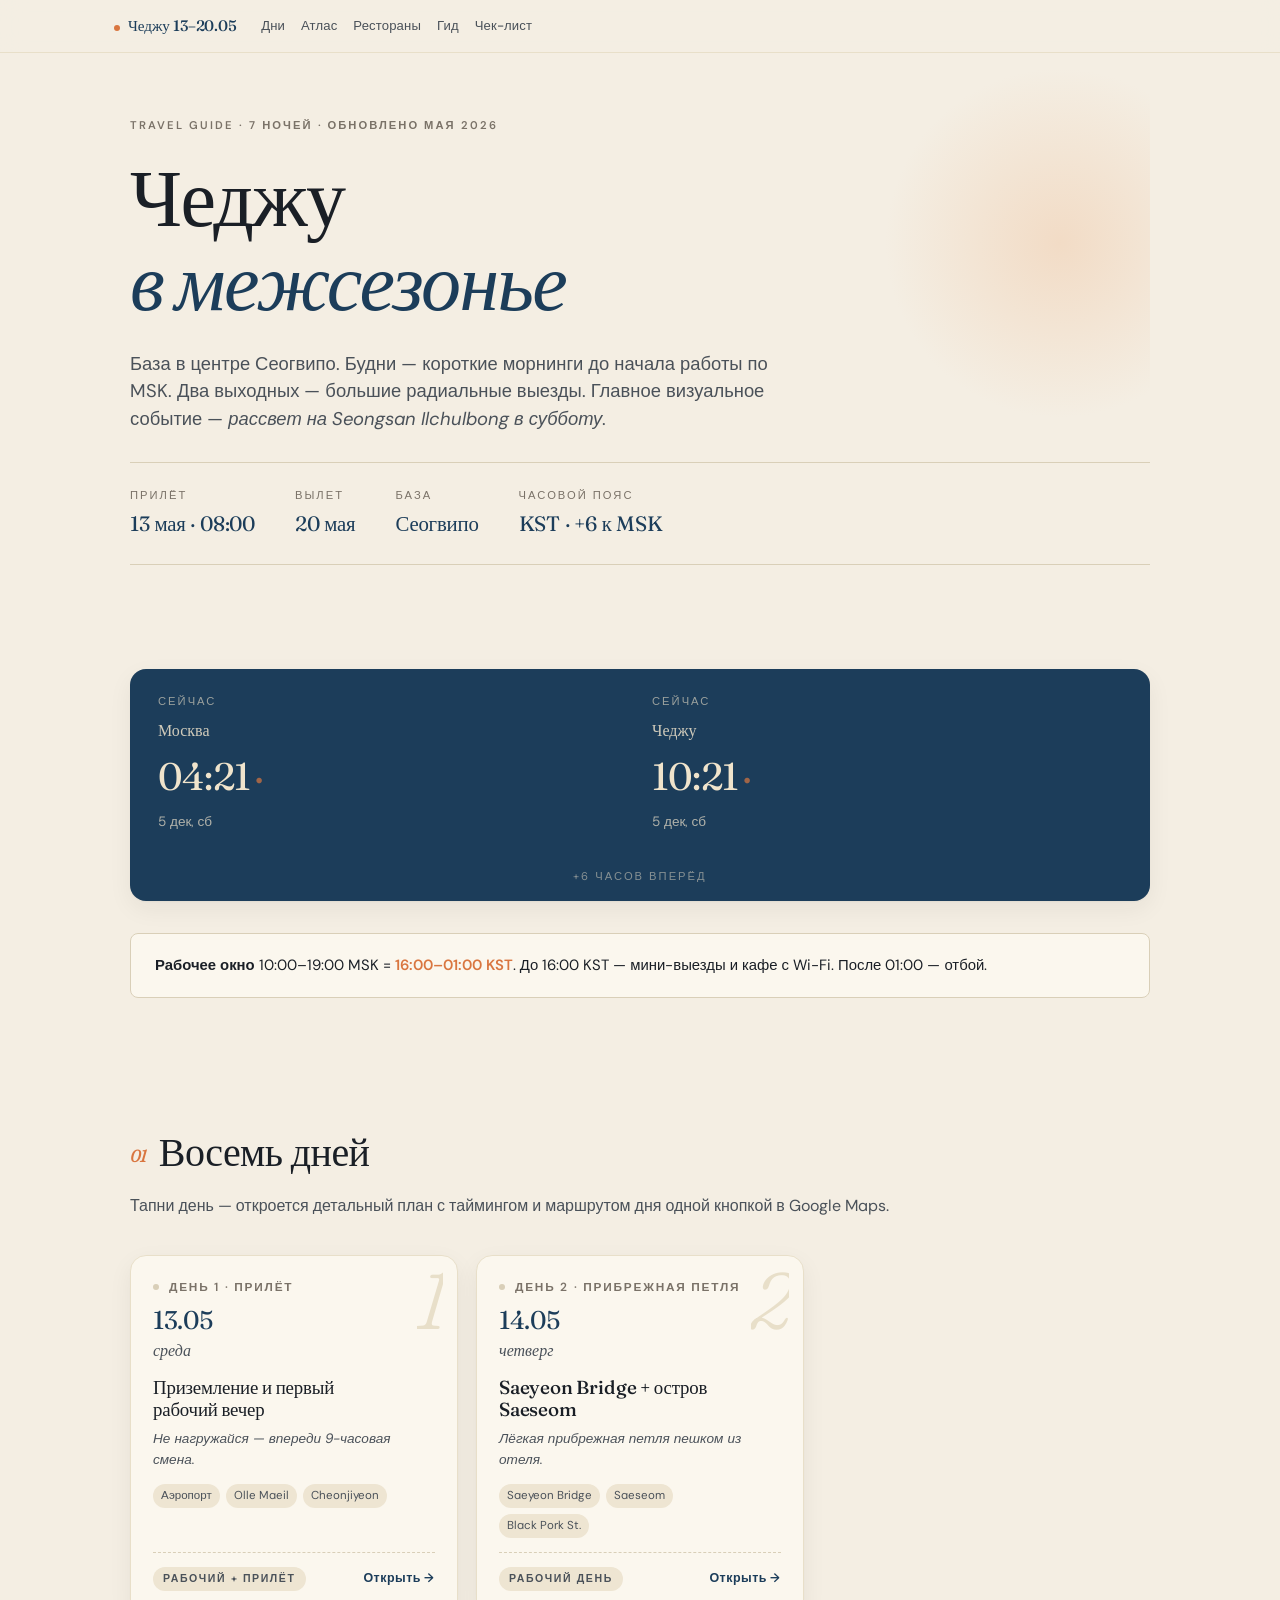
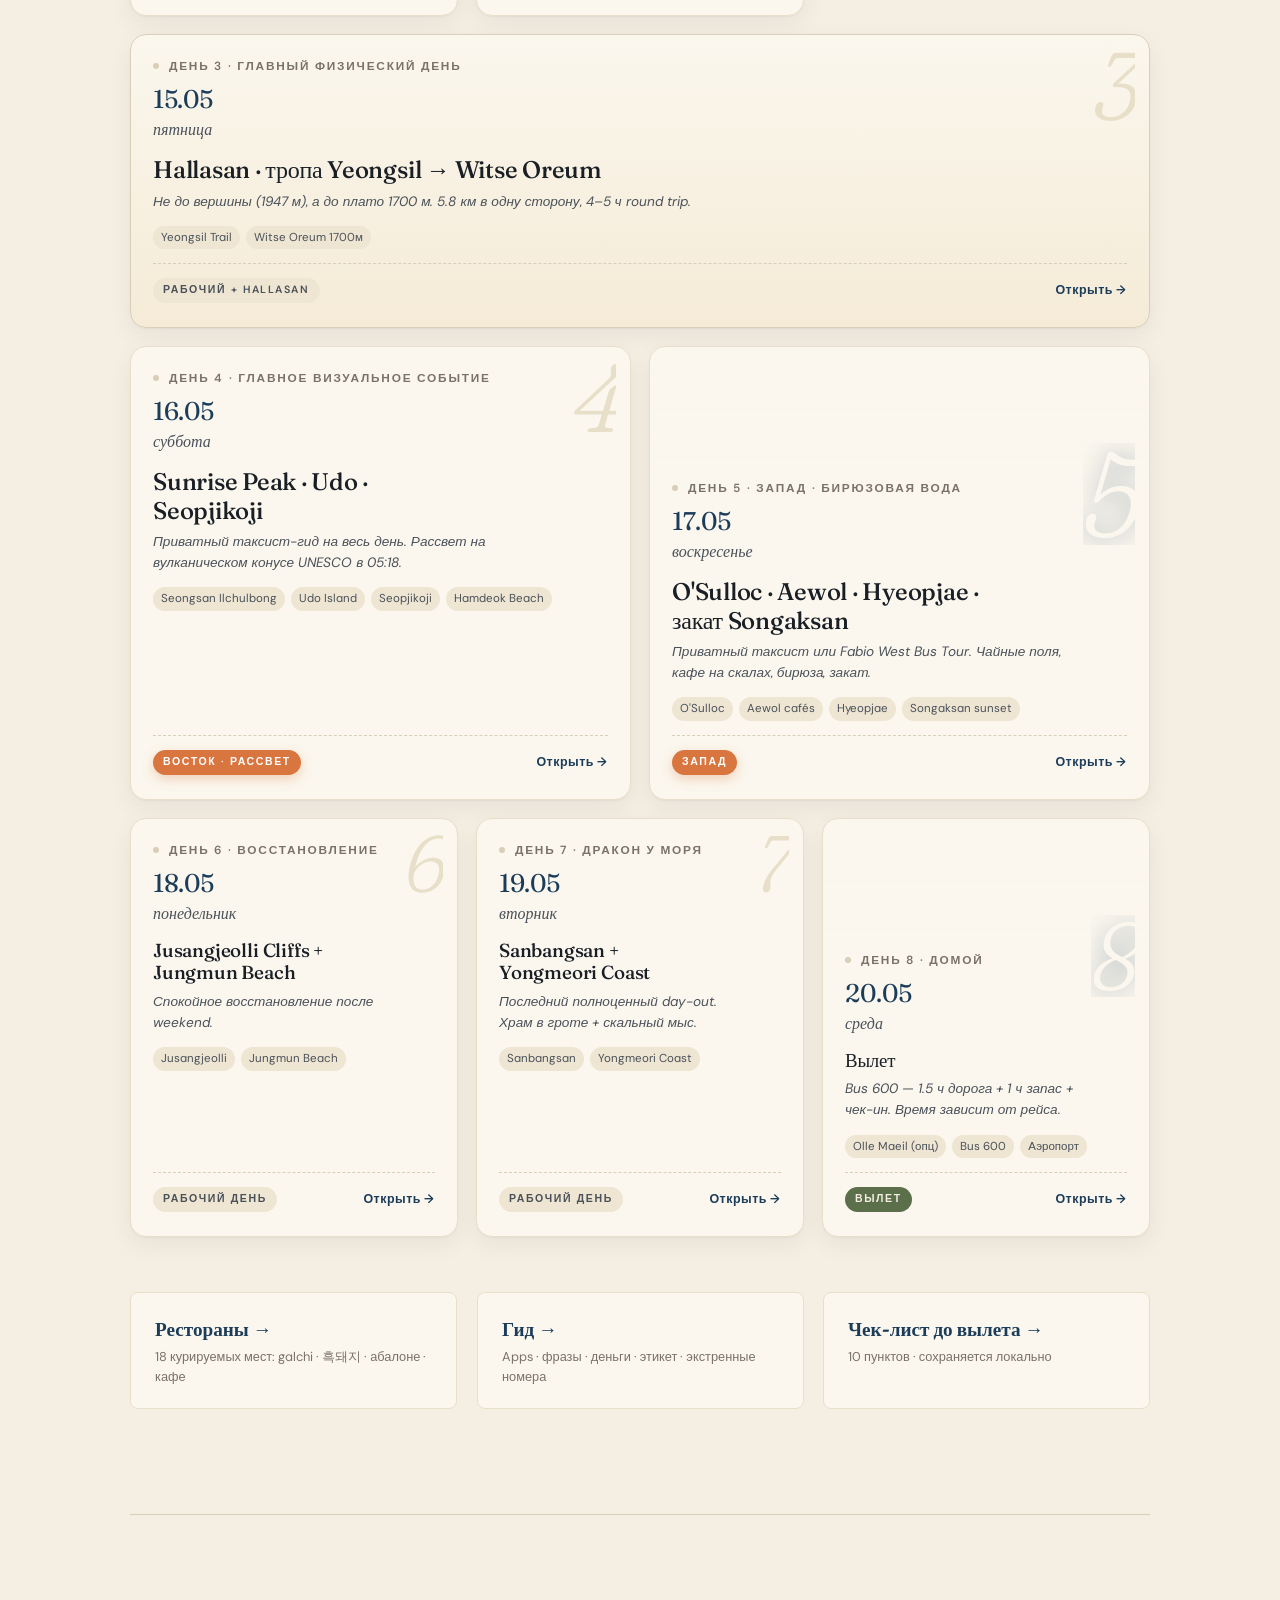
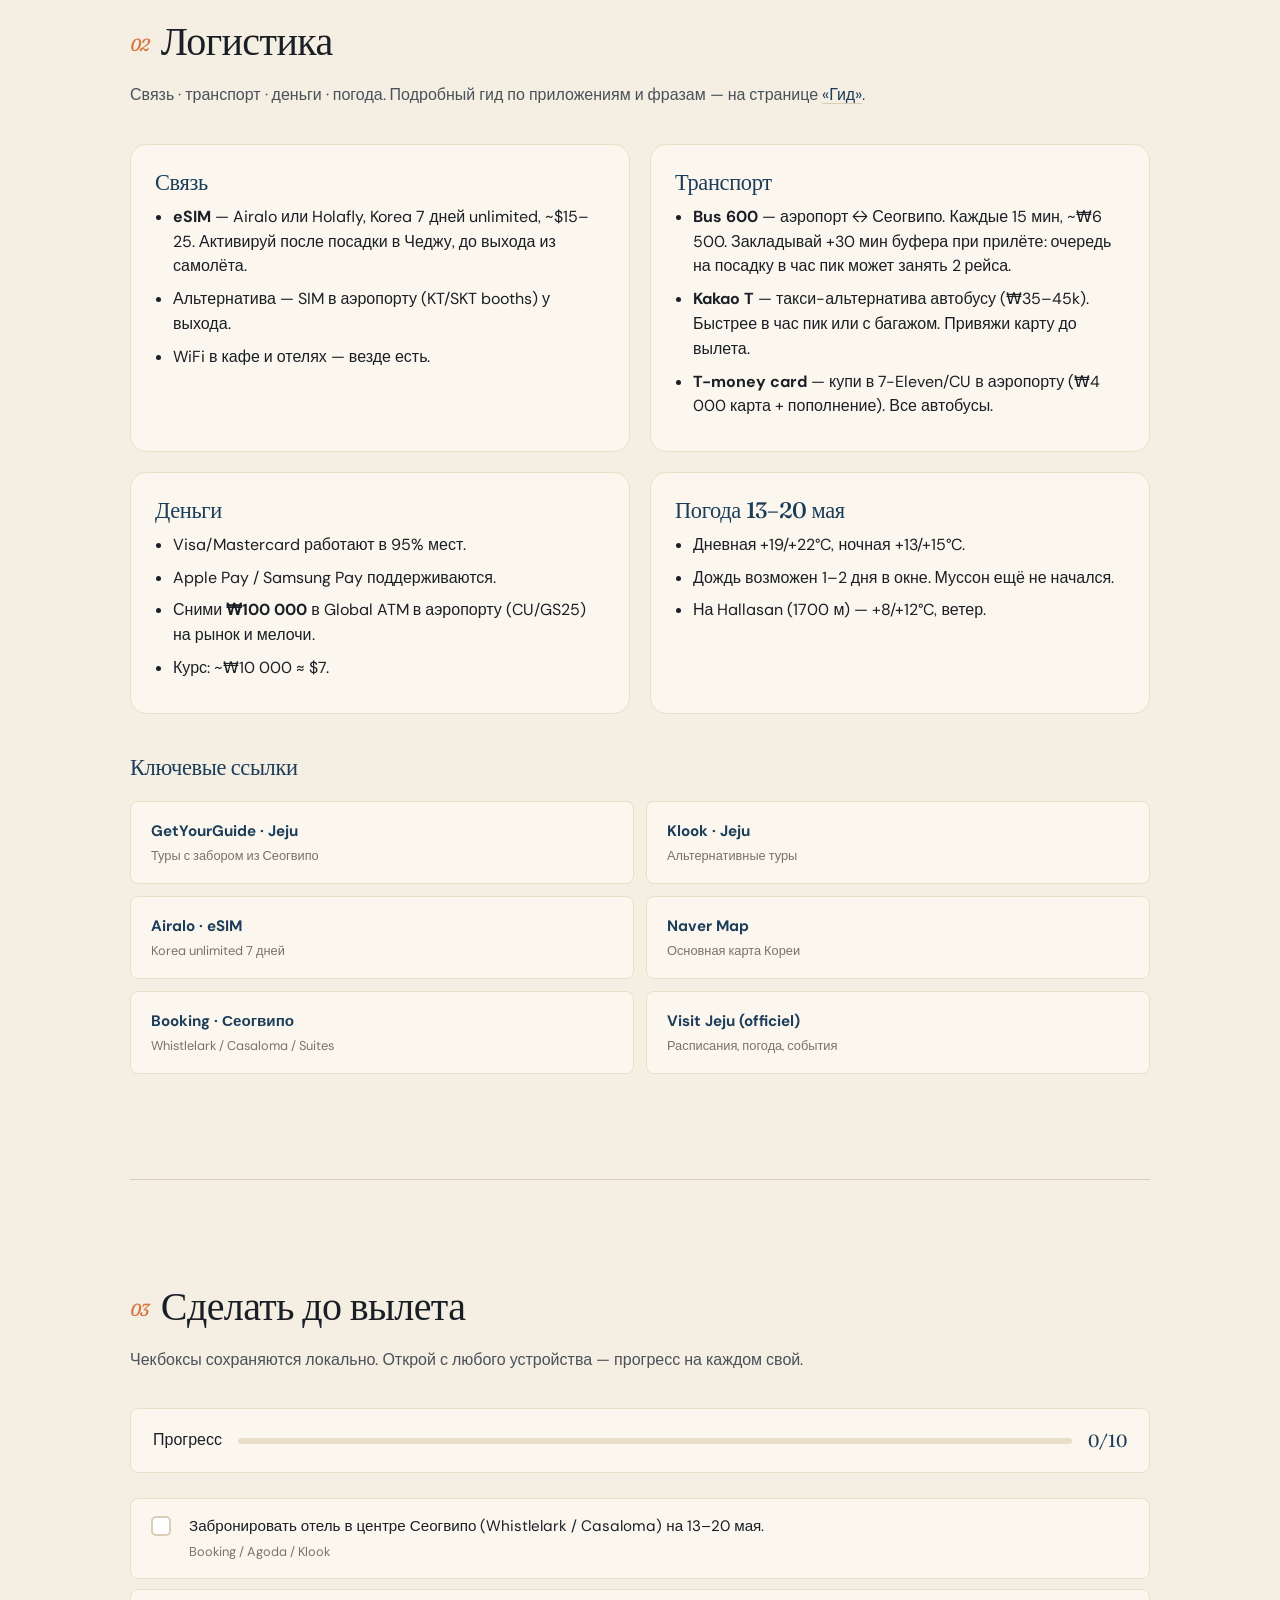
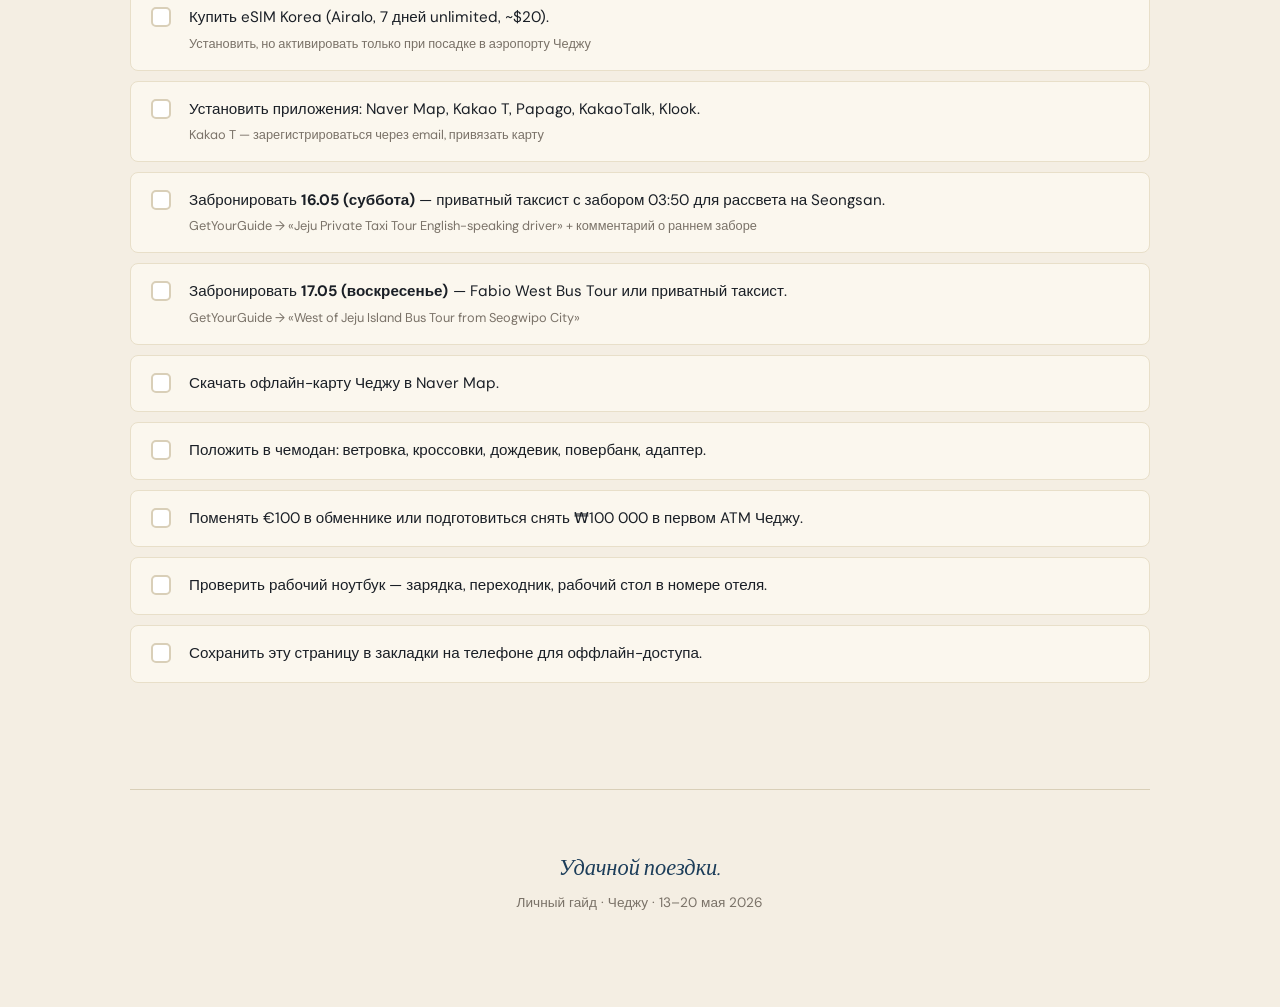
<file: index.html>
<!DOCTYPE html>
<html lang="ru">
<head>
<meta charset="UTF-8">
<meta name="viewport" content="width=device-width, initial-scale=1.0, viewport-fit=cover">
<meta name="theme-color" content="#1C3D5A">
<title>Чеджу · 13–20 мая 2026</title>
<link rel="preconnect" href="https://fonts.googleapis.com">
<link rel="preconnect" href="https://fonts.gstatic.com" crossorigin>
<link href="https://fonts.googleapis.com/css2?family=Fraunces:opsz,wght,SOFT,WONK@9..144,300..900,0..100,0..1&family=DM+Sans:opsz,wght@9..40,300..700&display=swap" rel="stylesheet">
<link rel="stylesheet" href="style.css">
</head>
<body>

<div class="scroll-progress" aria-hidden="true"><div class="scroll-progress-bar" id="scroll-progress-bar"></div></div>

<nav class="topnav">
    <div class="topnav-inner">
    <a class="brand" href="index.html">Чеджу 13–20.05</a>
    <a class="navlink" href="index.html">Дни</a>
    <a class="navlink" href="atlas.html">Атлас</a>
    <a class="navlink" href="restaurants.html">Рестораны</a>
    <a class="navlink" href="guide.html">Гид</a>
    <a class="navlink" href="index.html#checklist">Чек-лист</a>
  </div>
</nav>

<main class="wrap-wide">

  <!-- ===================== HERO ===================== -->
  <header class="hero" id="hero">
    <div class="hero-content">
      <p class="eyebrow">Travel guide · 7 ночей · обновлено мая 2026</p>
      <h1 class="display">
        <span class="word">Чеджу</span><br>
        <span class="word it">в межсезонье</span>
      </h1>
      <p style="font-size: 1.15rem; color: var(--ink-soft); max-width: 640px; margin-top: 24px; line-height: 1.5;">
        База в центре Сеогвипо. Будни — короткие морнинги до начала работы по MSK. Два выходных — большие радиальные выезды. Главное визуальное событие — <em>рассвет на Seongsan Ilchulbong в субботу</em>.
      </p>
      <dl class="hero-meta">
        <div><dt>Прилёт</dt><dd>13 мая · 08:00</dd></div>
        <div><dt>Вылет</dt><dd>20 мая</dd></div>
        <div><dt>База</dt><dd>Сеогвипо</dd></div>
        <div><dt>Часовой пояс</dt><dd>KST · +6 к MSK</dd></div>
      </dl>
    </div>
  </header>

  <!-- ===================== CLOCK ===================== -->
  <section style="padding-top: 24px;">
    <div class="tz" aria-label="Часы">
      <div class="tz-col">
        <div class="lbl">Сейчас</div>
        <div class="city">Москва</div>
        <div class="time" data-tz="msk">—:—</div>
        <div class="date" data-tz-date="msk"></div>
      </div>
      <div class="tz-col">
        <div class="lbl">Сейчас</div>
        <div class="city">Чеджу</div>
        <div class="time" data-tz="kst">—:—</div>
        <div class="date" data-tz-date="kst"></div>
      </div>
      <div class="tz-divider">+6 часов вперёд</div>
    </div>
    <div class="work-window">
      <strong>Рабочее окно</strong> 10:00–19:00 MSK = <span class="key">16:00–01:00 KST</span>. До 16:00 KST — мини-выезды и кафе с Wi-Fi. После 01:00 — отбой.
    </div>
  </section>

  <!-- ===================== DAYS ===================== -->
  <section id="days">
    <div class="section-head">
      <h2><span class="num">01</span>Восемь дней</h2>
      <p class="quiet">Тапни день — откроется детальный план с таймингом и маршрутом дня одной кнопкой в Google Maps.</p>
    </div>

    <div class="days-grid">

      <a class="day-tile" href="day-1.html" data-date="2026-05-13" data-wiki="Cheonjiyeon_Falls">
        <span class="tile-num" aria-hidden="true">1</span>
        <span class="tile-eyebrow"><span class="dot"></span>День 1 · прилёт</span>
        <div class="tile-date">13.05</div>
        <div class="tile-dow">среда</div>
        <h3 class="tile-title">Приземление и первый рабочий вечер</h3>
        <p class="tile-sub">Не нагружайся — впереди 9-часовая смена.</p>
        <div class="tile-stops">
          <span class="stop">Аэропорт</span>
          <span class="stop">Olle Maeil</span>
          <span class="stop">Cheonjiyeon</span>
        </div>
        <div class="tile-foot">
          <span class="tile-tag tag-work">рабочий + прилёт</span>
          <span class="tile-arrow">Открыть →</span>
        </div>
      </a>

      <a class="day-tile" href="day-2.html" data-date="2026-05-14" data-wiki="Saeyeon_Bridge">
        <span class="tile-num" aria-hidden="true">2</span>
        <span class="tile-eyebrow"><span class="dot"></span>День 2 · прибрежная петля</span>
        <div class="tile-date">14.05</div>
        <div class="tile-dow">четверг</div>
        <h3 class="tile-title">Saeyeon Bridge + остров Saeseom</h3>
        <p class="tile-sub">Лёгкая прибрежная петля пешком из отеля.</p>
        <div class="tile-stops">
          <span class="stop">Saeyeon Bridge</span>
          <span class="stop">Saeseom</span>
          <span class="stop">Black Pork St.</span>
        </div>
        <div class="tile-foot">
          <span class="tile-tag tag-work">рабочий день</span>
          <span class="tile-arrow">Открыть →</span>
        </div>
      </a>

      <a class="day-tile featured special" href="day-3.html" data-date="2026-05-15" data-wiki="Hallasan">
        <span class="tile-num" aria-hidden="true">3</span>
        <span class="tile-eyebrow"><span class="dot"></span>День 3 · главный физический день</span>
        <div class="tile-date">15.05</div>
        <div class="tile-dow">пятница</div>
        <h3 class="tile-title">Hallasan · тропа Yeongsil → Witse Oreum</h3>
        <p class="tile-sub">Не до вершины (1947 м), а до плато 1700 м. 5.8 км в одну сторону, 4–5 ч round trip.</p>
        <div class="tile-stops">
          <span class="stop">Yeongsil Trail</span>
          <span class="stop">Witse Oreum 1700м</span>
        </div>
        <div class="tile-foot">
          <span class="tile-tag tag-work">рабочий + Hallasan</span>
          <span class="tile-arrow">Открыть →</span>
        </div>
      </a>

      <a class="day-tile featured-half" href="day-4.html" data-date="2026-05-16" data-wiki="Seongsan_Ilchulbong">
        <span class="tile-num" aria-hidden="true">4</span>
        <span class="tile-eyebrow"><span class="dot"></span>День 4 · главное визуальное событие</span>
        <div class="tile-date">16.05</div>
        <div class="tile-dow">суббота</div>
        <h3 class="tile-title">Sunrise Peak · Udo · Seopjikoji</h3>
        <p class="tile-sub">Приватный таксист-гид на весь день. Рассвет на вулканическом конусе UNESCO в 05:18.</p>
        <div class="tile-stops">
          <span class="stop">Seongsan Ilchulbong</span>
          <span class="stop">Udo Island</span>
          <span class="stop">Seopjikoji</span>
          <span class="stop">Hamdeok Beach</span>
        </div>
        <div class="tile-foot">
          <span class="tile-tag tag-free">восток · рассвет</span>
          <span class="tile-arrow">Открыть →</span>
        </div>
      </a>

      <a class="day-tile featured-half" href="day-5.html" data-date="2026-05-17" data-wiki="O'Sulloc_Tea_Museum">
        <span class="tile-num" aria-hidden="true">5</span>
        <span class="tile-eyebrow"><span class="dot"></span>День 5 · запад · бирюзовая вода</span>
        <div class="tile-date">17.05</div>
        <div class="tile-dow">воскресенье</div>
        <h3 class="tile-title">O'Sulloc · Aewol · Hyeopjae · закат Songaksan</h3>
        <p class="tile-sub">Приватный таксист или Fabio West Bus Tour. Чайные поля, кафе на скалах, бирюза, закат.</p>
        <div class="tile-stops">
          <span class="stop">O'Sulloc</span>
          <span class="stop">Aewol cafés</span>
          <span class="stop">Hyeopjae</span>
          <span class="stop">Songaksan sunset</span>
        </div>
        <div class="tile-foot">
          <span class="tile-tag tag-free">запад</span>
          <span class="tile-arrow">Открыть →</span>
        </div>
      </a>

      <a class="day-tile" href="day-6.html" data-date="2026-05-18" data-wiki="Jusangjeolli_Cliff">
        <span class="tile-num" aria-hidden="true">6</span>
        <span class="tile-eyebrow"><span class="dot"></span>День 6 · восстановление</span>
        <div class="tile-date">18.05</div>
        <div class="tile-dow">понедельник</div>
        <h3 class="tile-title">Jusangjeolli Cliffs + Jungmun Beach</h3>
        <p class="tile-sub">Спокойное восстановление после weekend.</p>
        <div class="tile-stops">
          <span class="stop">Jusangjeolli</span>
          <span class="stop">Jungmun Beach</span>
        </div>
        <div class="tile-foot">
          <span class="tile-tag tag-work">рабочий день</span>
          <span class="tile-arrow">Открыть →</span>
        </div>
      </a>

      <a class="day-tile" href="day-7.html" data-date="2026-05-19" data-wiki="Sanbangsan">
        <span class="tile-num" aria-hidden="true">7</span>
        <span class="tile-eyebrow"><span class="dot"></span>День 7 · дракон у моря</span>
        <div class="tile-date">19.05</div>
        <div class="tile-dow">вторник</div>
        <h3 class="tile-title">Sanbangsan + Yongmeori Coast</h3>
        <p class="tile-sub">Последний полноценный day-out. Храм в гроте + скальный мыс.</p>
        <div class="tile-stops">
          <span class="stop">Sanbangsan</span>
          <span class="stop">Yongmeori Coast</span>
        </div>
        <div class="tile-foot">
          <span class="tile-tag tag-work">рабочий день</span>
          <span class="tile-arrow">Открыть →</span>
        </div>
      </a>

      <a class="day-tile" href="day-8.html" data-date="2026-05-20" data-wiki="Jeju_International_Airport">
        <span class="tile-num" aria-hidden="true">8</span>
        <span class="tile-eyebrow"><span class="dot"></span>День 8 · домой</span>
        <div class="tile-date">20.05</div>
        <div class="tile-dow">среда</div>
        <h3 class="tile-title">Вылет</h3>
        <p class="tile-sub">Bus 600 — 1.5 ч дорога + 1 ч запас + чек-ин. Время зависит от рейса.</p>
        <div class="tile-stops">
          <span class="stop">Olle Maeil (опц)</span>
          <span class="stop">Bus 600</span>
          <span class="stop">Аэропорт</span>
        </div>
        <div class="tile-foot">
          <span class="tile-tag tag-travel">вылет</span>
          <span class="tile-arrow">Открыть →</span>
        </div>
      </a>

    </div>
  </section>

  <!-- ===================== QUICK SECTIONS ===================== -->
  <section style="padding-top: 0;">
    <div class="grid-3">
      <a class="link-card" href="restaurants.html" style="padding: 22px 24px;">
        <span class="title" style="font-family: 'Fraunces', serif; font-size: 1.2rem;">Рестораны →</span>
        <span class="sub">18 курируемых мест: galchi · 흑돼지 · абалоне · кафе</span>
      </a>
      <a class="link-card" href="guide.html" style="padding: 22px 24px;">
        <span class="title" style="font-family: 'Fraunces', serif; font-size: 1.2rem;">Гид →</span>
        <span class="sub">Apps · фразы · деньги · этикет · экстренные номера</span>
      </a>
      <a class="link-card" href="#checklist" style="padding: 22px 24px;">
        <span class="title" style="font-family: 'Fraunces', serif; font-size: 1.2rem;">Чек-лист до вылета →</span>
        <span class="sub">10 пунктов · сохраняется локально</span>
      </a>
    </div>
  </section>

  <hr class="divider">

  <!-- ===================== LOGISTICS ===================== -->
  <section id="logistics">
    <div class="section-head">
      <h2><span class="num">02</span>Логистика</h2>
      <p class="quiet">Связь · транспорт · деньги · погода. Подробный гид по приложениям и фразам — на странице <a href="guide.html">«Гид»</a>.</p>
    </div>

    <div class="grid-2">
      <div class="info-card">
        <h3>Связь</h3>
        <ul>
          <li><strong>eSIM</strong> — Airalo или Holafly, Korea 7 дней unlimited, ~$15–25. Активируй после посадки в Чеджу, до выхода из самолёта.</li>
          <li>Альтернатива — SIM в аэропорту (KT/SKT booths) у выхода.</li>
          <li>WiFi в кафе и отелях — везде есть.</li>
        </ul>
      </div>

      <div class="info-card">
        <h3>Транспорт</h3>
        <ul>
          <li><strong>Bus 600</strong> — аэропорт ↔ Сеогвипо. Каждые 15 мин, ~₩6 500. Закладывай +30 мин буфера при прилёте: очередь на посадку в час пик может занять 2 рейса.</li>
          <li><strong>Kakao T</strong> — такси-альтернатива автобусу (₩35–45k). Быстрее в час пик или с багажом. Привяжи карту до вылета.</li>
          <li><strong>T-money card</strong> — купи в 7-Eleven/CU в аэропорту (₩4 000 карта + пополнение). Все автобусы.</li>
        </ul>
      </div>

      <div class="info-card">
        <h3>Деньги</h3>
        <ul>
          <li>Visa/Mastercard работают в 95% мест.</li>
          <li>Apple Pay / Samsung Pay поддерживаются.</li>
          <li>Сними <strong>₩100 000</strong> в Global ATM в аэропорту (CU/GS25) на рынок и мелочи.</li>
          <li>Курс: ~₩10 000 ≈ $7.</li>
        </ul>
      </div>

      <div class="info-card">
        <h3>Погода 13–20 мая</h3>
        <ul>
          <li>Дневная +19/+22°C, ночная +13/+15°C.</li>
          <li>Дождь возможен 1–2 дня в окне. Муссон ещё не начался.</li>
          <li>На Hallasan (1700 м) — +8/+12°C, ветер.</li>
        </ul>
      </div>
    </div>

    <h3 style="margin-top: 40px; color: var(--volcano);">Ключевые ссылки</h3>
    <div class="links-grid">
      <a class="link-card" href="https://www.getyourguide.com/jeju-province-l32347/" target="_blank" rel="noopener">
        <span class="title">GetYourGuide · Jeju</span>
        <span class="sub">Туры с забором из Сеогвипо</span>
      </a>
      <a class="link-card" href="https://www.klook.com/en-US/city/164-jeju-things-to-do/" target="_blank" rel="noopener">
        <span class="title">Klook · Jeju</span>
        <span class="sub">Альтернативные туры</span>
      </a>
      <a class="link-card" href="https://www.airalo.com/korea-esim" target="_blank" rel="noopener">
        <span class="title">Airalo · eSIM</span>
        <span class="sub">Korea unlimited 7 дней</span>
      </a>
      <a class="link-card" href="https://map.naver.com/" target="_blank" rel="noopener">
        <span class="title">Naver Map</span>
        <span class="sub">Основная карта Кореи</span>
      </a>
      <a class="link-card" href="https://www.booking.com/searchresults.html?ss=Seogwipo" target="_blank" rel="noopener">
        <span class="title">Booking · Сеогвипо</span>
        <span class="sub">Whistlelark / Casaloma / Suites</span>
      </a>
      <a class="link-card" href="https://english.visitjeju.net/" target="_blank" rel="noopener">
        <span class="title">Visit Jeju (officiel)</span>
        <span class="sub">Расписания, погода, события</span>
      </a>
    </div>
  </section>

  <hr class="divider">

  <!-- ===================== CHECKLIST ===================== -->
  <section id="checklist">
    <div class="section-head">
      <h2><span class="num">03</span>Сделать до вылета</h2>
      <p class="quiet">Чекбоксы сохраняются локально. Открой с любого устройства — прогресс на каждом свой.</p>
    </div>
    <div class="check-progress">
      <span>Прогресс</span>
      <div class="bar"><div class="bar-fill" id="bar-fill"></div></div>
      <span class="count" id="check-count">0/10</span>
    </div>
    <ul class="checklist" id="checklist-list">
      <li><label>
        <input type="checkbox" data-key="ck1">
        <span>Забронировать отель в центре Сеогвипо (Whistlelark / Casaloma) на 13–20 мая.
        <span class="meta">Booking / Agoda / Klook</span></span>
      </label></li>
      <li><label>
        <input type="checkbox" data-key="ck2">
        <span>Купить eSIM Korea (Airalo, 7 дней unlimited, ~$20).
        <span class="meta">Установить, но активировать только при посадке в аэропорту Чеджу</span></span>
      </label></li>
      <li><label>
        <input type="checkbox" data-key="ck3">
        <span>Установить приложения: Naver Map, Kakao T, Papago, KakaoTalk, Klook.
        <span class="meta">Kakao T — зарегистрироваться через email, привязать карту</span></span>
      </label></li>
      <li><label>
        <input type="checkbox" data-key="ck4">
        <span>Забронировать <strong>16.05 (суббота)</strong> — приватный таксист с забором 03:50 для рассвета на Seongsan.
        <span class="meta">GetYourGuide → «Jeju Private Taxi Tour English-speaking driver» + комментарий о раннем заборе</span></span>
      </label></li>
      <li><label>
        <input type="checkbox" data-key="ck5">
        <span>Забронировать <strong>17.05 (воскресенье)</strong> — Fabio West Bus Tour или приватный таксист.
        <span class="meta">GetYourGuide → «West of Jeju Island Bus Tour from Seogwipo City»</span></span>
      </label></li>
      <li><label>
        <input type="checkbox" data-key="ck6">
        <span>Скачать офлайн-карту Чеджу в Naver Map.</span>
      </label></li>
      <li><label>
        <input type="checkbox" data-key="ck7">
        <span>Положить в чемодан: ветровка, кроссовки, дождевик, повербанк, адаптер.</span>
      </label></li>
      <li><label>
        <input type="checkbox" data-key="ck8">
        <span>Поменять €100 в обменнике или подготовиться снять ₩100 000 в первом ATM Чеджу.</span>
      </label></li>
      <li><label>
        <input type="checkbox" data-key="ck9">
        <span>Проверить рабочий ноутбук — зарядка, переходник, рабочий стол в номере отеля.</span>
      </label></li>
      <li><label>
        <input type="checkbox" data-key="ck10">
        <span>Сохранить эту страницу в закладки на телефоне для оффлайн-доступа.</span>
      </label></li>
    </ul>
  </section>

  <footer>
    <p class="display-italic">Удачной поездки.</p>
    <p>Личный гайд · Чеджу · 13–20 мая 2026</p>
  </footer>

</main>

<script src="app.js"></script>
</body>
</html>
</file>
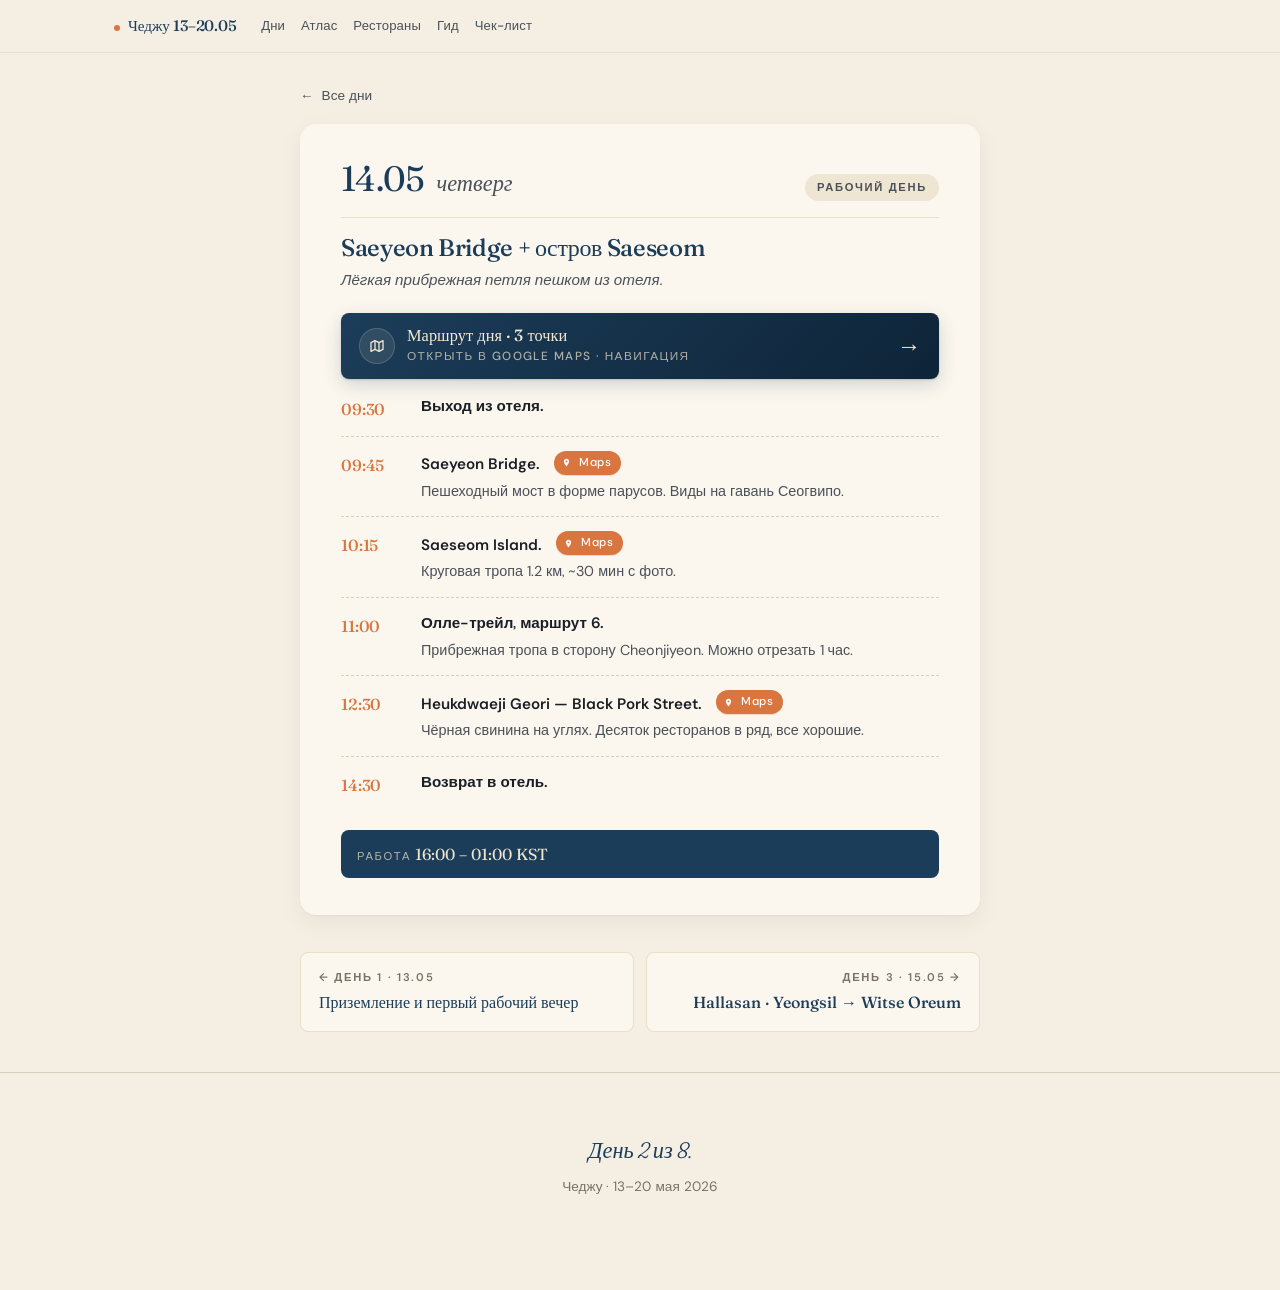
<file: day-2.html>
<!DOCTYPE html>
<html lang="ru">
<head>
<meta charset="UTF-8">
<meta name="viewport" content="width=device-width, initial-scale=1.0, viewport-fit=cover">
<meta name="theme-color" content="#1C3D5A">
<title>День 2 · 14.05 · Saeyeon Bridge + Saeseom</title>
<link rel="preconnect" href="https://fonts.googleapis.com">
<link rel="preconnect" href="https://fonts.gstatic.com" crossorigin>
<link href="https://fonts.googleapis.com/css2?family=Fraunces:opsz,wght,SOFT,WONK@9..144,300..900,0..100,0..1&family=DM+Sans:opsz,wght@9..40,300..700&display=swap" rel="stylesheet">
<link rel="stylesheet" href="style.css">
</head>
<body>

<div class="scroll-progress" aria-hidden="true"><div class="scroll-progress-bar" id="scroll-progress-bar"></div></div>

<nav class="topnav">
    <div class="topnav-inner">
    <a class="brand" href="index.html">Чеджу 13–20.05</a>
    <a class="navlink" href="index.html">Дни</a>
    <a class="navlink" href="atlas.html">Атлас</a>
    <a class="navlink" href="restaurants.html">Рестораны</a>
    <a class="navlink" href="guide.html">Гид</a>
    <a class="navlink" href="index.html#checklist">Чек-лист</a>
  </div>
</nav>

<main class="wrap">

  <a href="index.html" class="day-back"><span class="arrow">←</span> Все дни</a>

  <article class="day" id="day-2" data-date="2026-05-14">
      <header class="day-header">
        <span class="day-date">14.05</span>
        <span class="day-dow">четверг</span>
        <span class="day-tag tag-work">рабочий день</span>
      </header>
      <h3 class="day-title">Saeyeon Bridge + остров Saeseom</h3>
      <p class="day-subtitle">Лёгкая прибрежная петля пешком из отеля.</p>
      <ol class="timeline">
        <li>
          <div class="t-time">09:30</div>
          <div class="t-body"><span class="place">Выход из отеля.</span></div>
        </li>
        <li>
          <div class="t-time">09:45</div>
          <div class="t-body"><span class="place">Saeyeon Bridge.</span>
            <a class="map-btn" href="https://maps.google.com/?q=33.2424,126.5587" target="_blank">Maps</a>
            <div class="note">Пешеходный мост в форме парусов. Виды на гавань Сеогвипо.</div></div>
        </li>
        <li>
          <div class="t-time">10:15</div>
          <div class="t-body"><span class="place">Saeseom Island.</span>
            <a class="map-btn" href="https://maps.google.com/?q=33.241,126.5599" target="_blank">Maps</a>
            <div class="note">Круговая тропа 1.2 км, ~30 мин с фото.</div></div>
        </li>
        <li>
          <div class="t-time">11:00</div>
          <div class="t-body"><span class="place">Олле-трейл, маршрут 6.</span>
            <div class="note">Прибрежная тропа в сторону Cheonjiyeon. Можно отрезать 1 час.</div></div>
        </li>
        <li>
          <div class="t-time">12:30</div>
          <div class="t-body"><span class="place">Heukdwaeji Geori — Black Pork Street.</span>
            <a class="map-btn" href="https://maps.google.com/?q=33.2497,126.5650" target="_blank">Maps</a>
            <div class="note">Чёрная свинина на углях. Десяток ресторанов в ряд, все хорошие.</div></div>
        </li>
        <li>
          <div class="t-time">14:30</div>
          <div class="t-body"><span class="place">Возврат в отель.</span></div>
        </li>
      </ol>
      <div class="work-block">
        <span><span class="lbl">Работа</span> <span class="val">16:00 – 01:00 KST</span></span>
      </div>
    </article>

  <nav class="day-prev-next" aria-label="Навигация по дням">
      <a href="day-1.html">
        <span class="pn-dir">← День 1 · 13.05</span>
        <span class="pn-title">Приземление и первый рабочий вечер</span>
      </a>
      <a href="day-3.html" class="pn-next">
        <span class="pn-dir">День 3 · 15.05 →</span>
        <span class="pn-title">Hallasan · Yeongsil → Witse Oreum</span>
      </a>
  </nav>

</main>

<footer>
  <p class="display-italic">День 2 из 8.</p>
  <p>Чеджу · 13–20 мая 2026</p>
</footer>

<script src="app.js"></script>
</body>
</html>
</file>
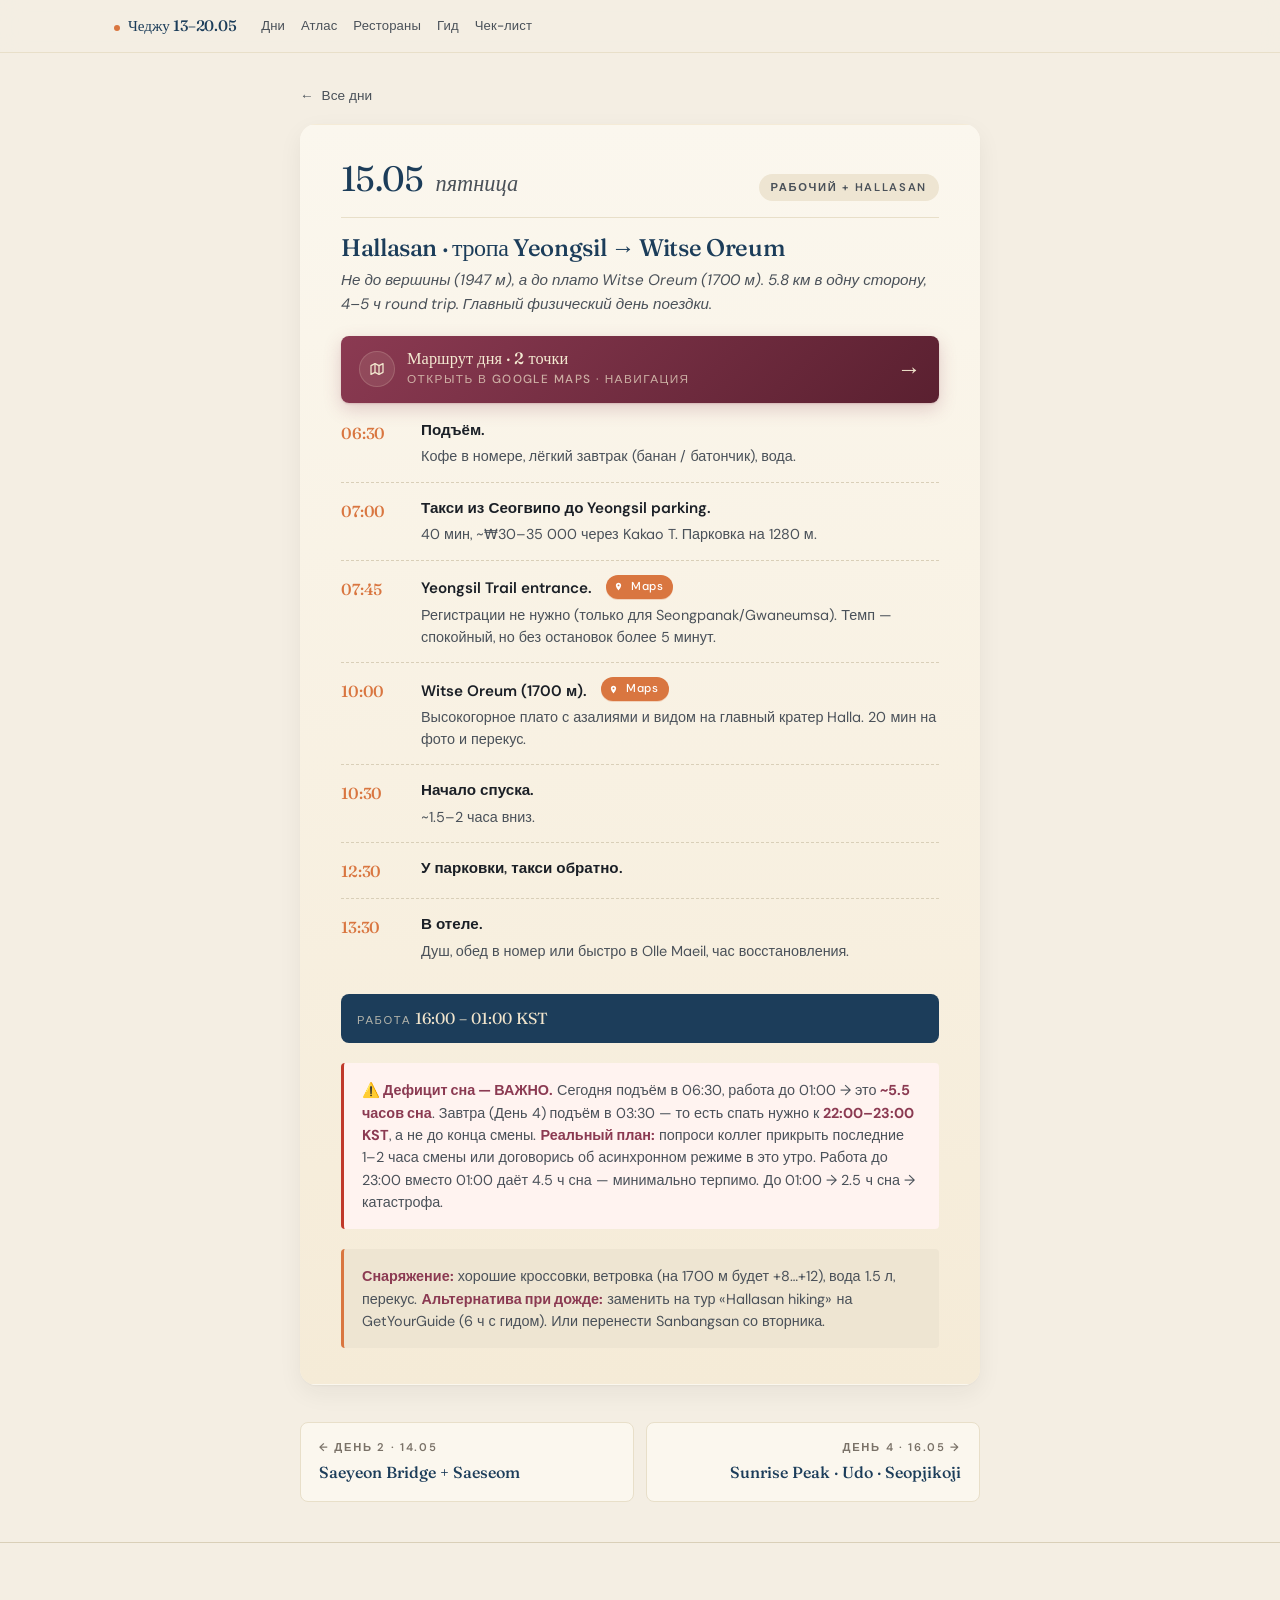
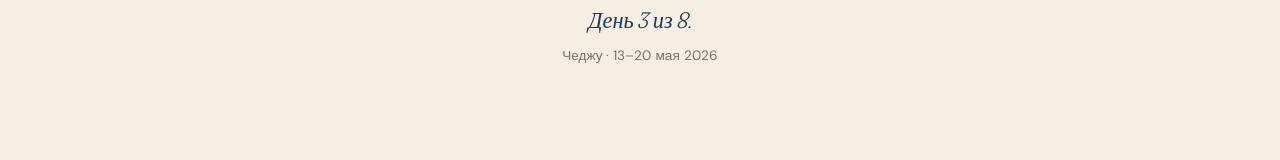
<file: day-3.html>
<!DOCTYPE html>
<html lang="ru">
<head>
<meta charset="UTF-8">
<meta name="viewport" content="width=device-width, initial-scale=1.0, viewport-fit=cover">
<meta name="theme-color" content="#1C3D5A">
<title>День 3 · 15.05 · Hallasan · Yeongsil → Witse Oreum</title>
<link rel="preconnect" href="https://fonts.googleapis.com">
<link rel="preconnect" href="https://fonts.gstatic.com" crossorigin>
<link href="https://fonts.googleapis.com/css2?family=Fraunces:opsz,wght,SOFT,WONK@9..144,300..900,0..100,0..1&family=DM+Sans:opsz,wght@9..40,300..700&display=swap" rel="stylesheet">
<link rel="stylesheet" href="style.css">
</head>
<body>

<div class="scroll-progress" aria-hidden="true"><div class="scroll-progress-bar" id="scroll-progress-bar"></div></div>

<nav class="topnav">
    <div class="topnav-inner">
    <a class="brand" href="index.html">Чеджу 13–20.05</a>
    <a class="navlink" href="index.html">Дни</a>
    <a class="navlink" href="atlas.html">Атлас</a>
    <a class="navlink" href="restaurants.html">Рестораны</a>
    <a class="navlink" href="guide.html">Гид</a>
    <a class="navlink" href="index.html#checklist">Чек-лист</a>
  </div>
</nav>

<main class="wrap">

  <a href="index.html" class="day-back"><span class="arrow">←</span> Все дни</a>

  <article class="day special" id="day-3" data-date="2026-05-15">
      <header class="day-header">
        <span class="day-date">15.05</span>
        <span class="day-dow">пятница</span>
        <span class="day-tag tag-work">рабочий + Hallasan</span>
      </header>
      <h3 class="day-title">Hallasan · тропа Yeongsil → Witse Oreum</h3>
      <p class="day-subtitle">Не до вершины (1947 м), а до плато Witse Oreum (1700 м). 5.8 км в одну сторону, 4–5 ч round trip. Главный физический день поездки.</p>
      <ol class="timeline">
        <li>
          <div class="t-time">06:30</div>
          <div class="t-body"><span class="place">Подъём.</span>
            <div class="note">Кофе в номере, лёгкий завтрак (банан / батончик), вода.</div></div>
        </li>
        <li>
          <div class="t-time">07:00</div>
          <div class="t-body"><span class="place">Такси из Сеогвипо до Yeongsil parking.</span>
            <div class="note">40 мин, ~₩30–35 000 через Kakao T. Парковка на 1280 м.</div></div>
        </li>
        <li>
          <div class="t-time">07:45</div>
          <div class="t-body"><span class="place">Yeongsil Trail entrance.</span>
            <a class="map-btn" href="https://maps.google.com/?q=33.3613,126.5326" target="_blank">Maps</a>
            <div class="note">Регистрации не нужно (только для Seongpanak/Gwaneumsa). Темп — спокойный, но без остановок более 5 минут.</div></div>
        </li>
        <li>
          <div class="t-time">10:00</div>
          <div class="t-body"><span class="place">Witse Oreum (1700 м).</span>
            <a class="map-btn" href="https://maps.google.com/?q=33.3589,126.5419" target="_blank">Maps</a>
            <div class="note">Высокогорное плато с азалиями и видом на главный кратер Halla. 20 мин на фото и перекус.</div></div>
        </li>
        <li>
          <div class="t-time">10:30</div>
          <div class="t-body"><span class="place">Начало спуска.</span>
            <div class="note">~1.5–2 часа вниз.</div></div>
        </li>
        <li>
          <div class="t-time">12:30</div>
          <div class="t-body"><span class="place">У парковки, такси обратно.</span></div>
        </li>
        <li>
          <div class="t-time">13:30</div>
          <div class="t-body"><span class="place">В отеле.</span>
            <div class="note">Душ, обед в номер или быстро в Olle Maeil, час восстановления.</div></div>
        </li>
      </ol>
      <div class="work-block">
        <span><span class="lbl">Работа</span> <span class="val">16:00 – 01:00 KST</span></span>
      </div>
      <div class="day-note" style="border-left-color: #C0392B; background: #FFF3F0;">
        <strong>⚠️ Дефицит сна — ВАЖНО.</strong> Сегодня подъём в 06:30, работа до 01:00 → это <strong>~5.5 часов сна</strong>. Завтра (День 4) подъём в 03:30 — то есть спать нужно к <strong>22:00–23:00 KST</strong>, а не до конца смены. <strong>Реальный план:</strong> попроси коллег прикрыть последние 1–2 часа смены или договорись об асинхронном режиме в это утро. Работа до 23:00 вместо 01:00 даёт 4.5 ч сна — минимально терпимо. До 01:00 → 2.5 ч сна → катастрофа.
      </div>
      <div class="day-note">
        <strong>Снаряжение:</strong> хорошие кроссовки, ветровка (на 1700 м будет +8…+12), вода 1.5 л, перекус. <strong>Альтернатива при дожде:</strong> заменить на тур «Hallasan hiking» на GetYourGuide (6 ч с гидом). Или перенести Sanbangsan со вторника.
      </div>
    </article>

  <nav class="day-prev-next" aria-label="Навигация по дням">
      <a href="day-2.html">
        <span class="pn-dir">← День 2 · 14.05</span>
        <span class="pn-title">Saeyeon Bridge + Saeseom</span>
      </a>
      <a href="day-4.html" class="pn-next">
        <span class="pn-dir">День 4 · 16.05 →</span>
        <span class="pn-title">Sunrise Peak · Udo · Seopjikoji</span>
      </a>
  </nav>

</main>

<footer>
  <p class="display-italic">День 3 из 8.</p>
  <p>Чеджу · 13–20 мая 2026</p>
</footer>

<script src="app.js"></script>
</body>
</html>
</file>
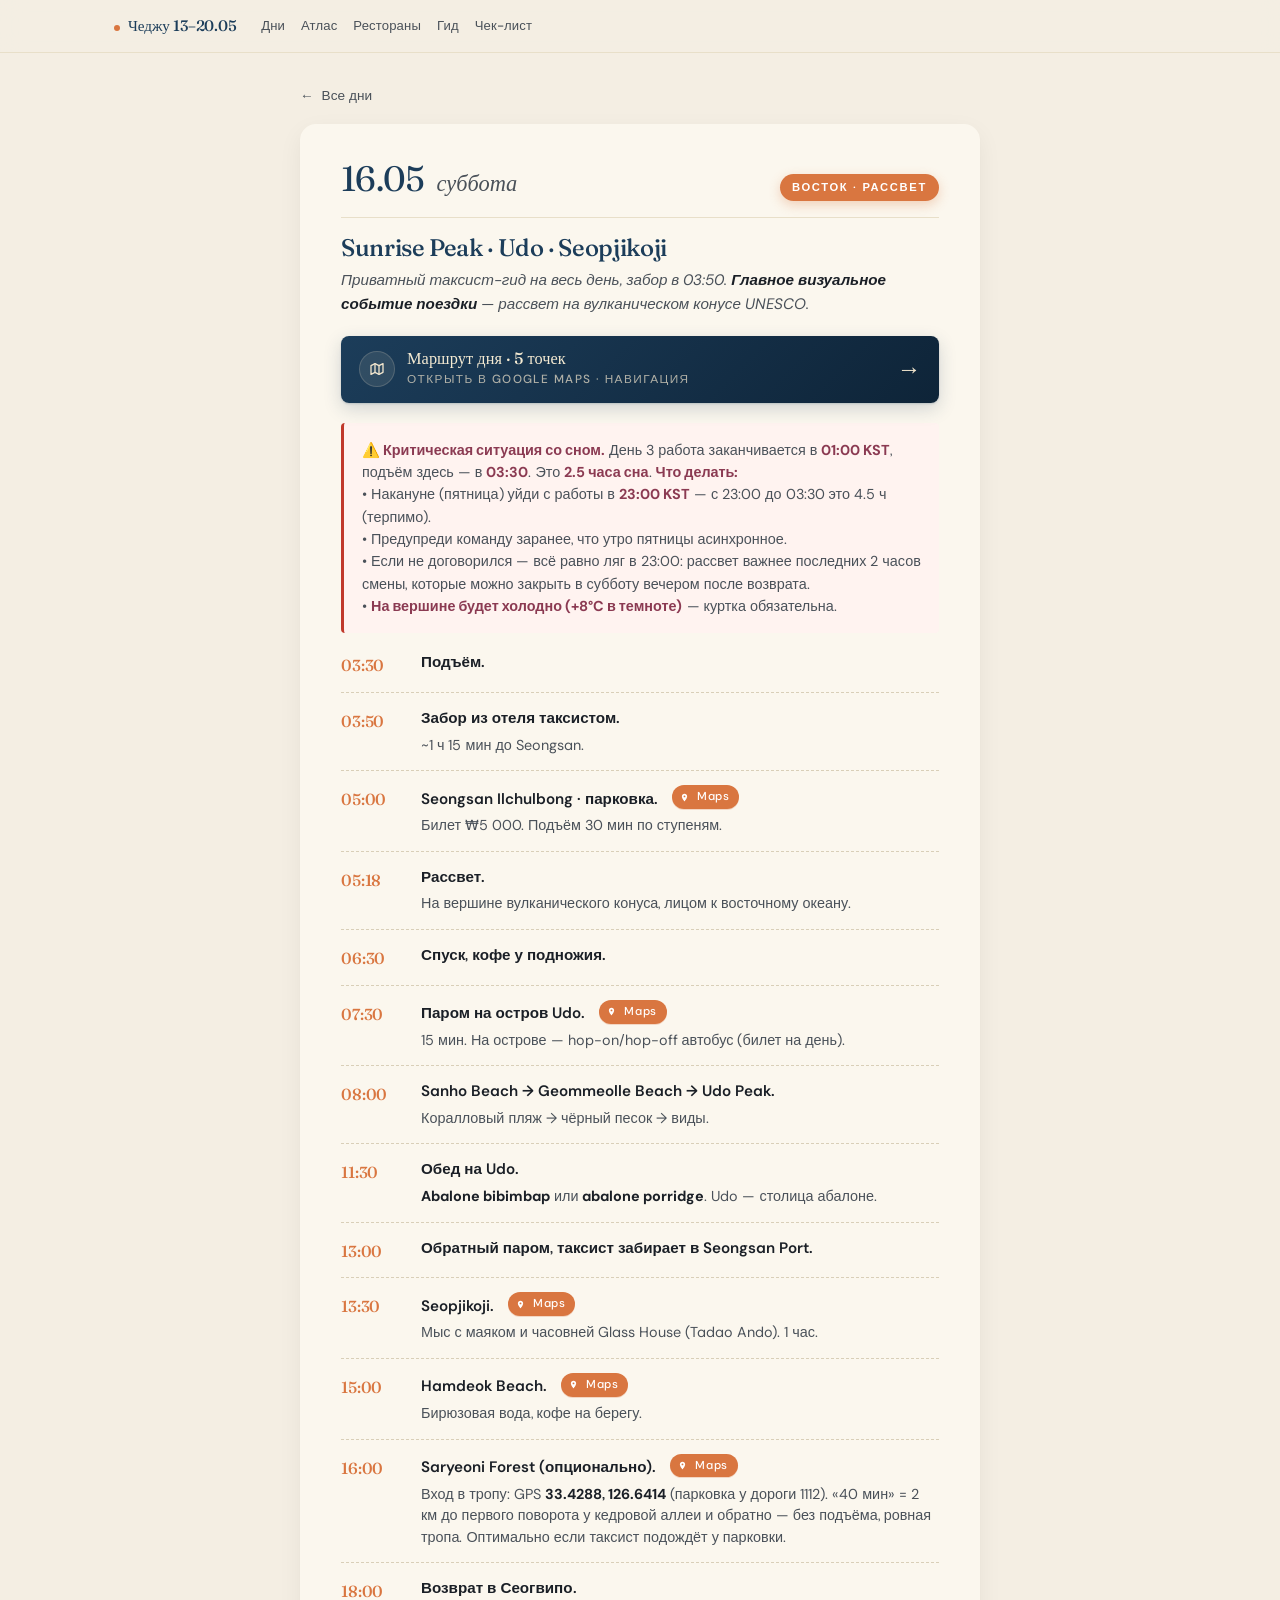
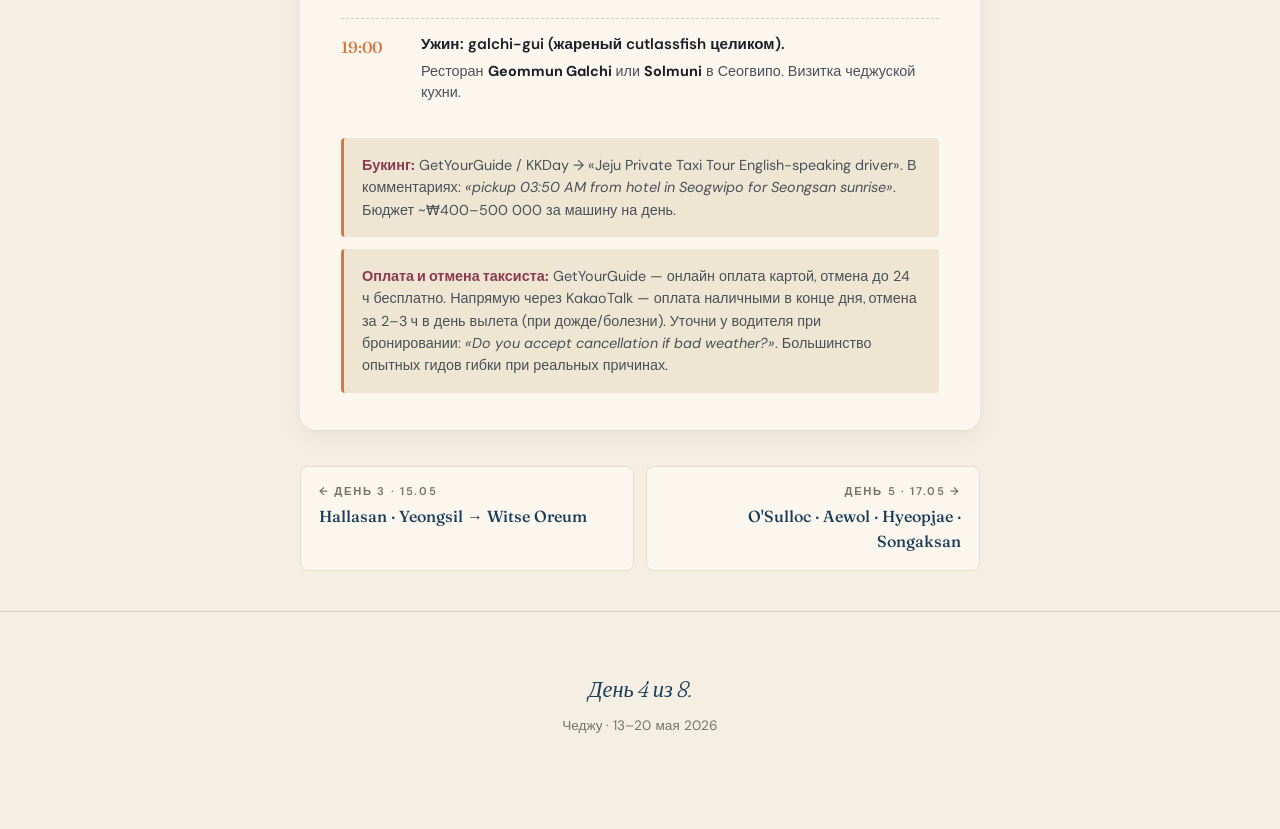
<file: day-4.html>
<!DOCTYPE html>
<html lang="ru">
<head>
<meta charset="UTF-8">
<meta name="viewport" content="width=device-width, initial-scale=1.0, viewport-fit=cover">
<meta name="theme-color" content="#1C3D5A">
<title>День 4 · 16.05 · Sunrise Peak · Udo · Seopjikoji</title>
<link rel="preconnect" href="https://fonts.googleapis.com">
<link rel="preconnect" href="https://fonts.gstatic.com" crossorigin>
<link href="https://fonts.googleapis.com/css2?family=Fraunces:opsz,wght,SOFT,WONK@9..144,300..900,0..100,0..1&family=DM+Sans:opsz,wght@9..40,300..700&display=swap" rel="stylesheet">
<link rel="stylesheet" href="style.css">
</head>
<body>

<div class="scroll-progress" aria-hidden="true"><div class="scroll-progress-bar" id="scroll-progress-bar"></div></div>

<nav class="topnav">
    <div class="topnav-inner">
    <a class="brand" href="index.html">Чеджу 13–20.05</a>
    <a class="navlink" href="index.html">Дни</a>
    <a class="navlink" href="atlas.html">Атлас</a>
    <a class="navlink" href="restaurants.html">Рестораны</a>
    <a class="navlink" href="guide.html">Гид</a>
    <a class="navlink" href="index.html#checklist">Чек-лист</a>
  </div>
</nav>

<main class="wrap">

  <a href="index.html" class="day-back"><span class="arrow">←</span> Все дни</a>

  <article class="day" id="day-4" data-date="2026-05-16">
      <header class="day-header">
        <span class="day-date">16.05</span>
        <span class="day-dow">суббота</span>
        <span class="day-tag tag-free">восток · рассвет</span>
      </header>
      <h3 class="day-title">Sunrise Peak · Udo · Seopjikoji</h3>
      <p class="day-subtitle">Приватный таксист-гид на весь день, забор в 03:50. <strong>Главное визуальное событие поездки</strong> — рассвет на вулканическом конусе UNESCO.</p>

      <div class="day-note" style="border-left-color: #C0392B; background: #FFF3F0; margin-bottom: 18px;">
        <strong>⚠️ Критическая ситуация со сном.</strong> День 3 работа заканчивается в <strong>01:00 KST</strong>, подъём здесь — в <strong>03:30</strong>. Это <strong>2.5 часа сна</strong>. <strong>Что делать:</strong><br>
        &bull; Накануне (пятница) уйди с работы в <strong>23:00 KST</strong> — с 23:00 до 03:30 это 4.5 ч (терпимо).<br>
        &bull; Предупреди команду заранее, что утро пятницы асинхронное.<br>
        &bull; Если не договорился — всё равно ляг в 23:00: рассвет важнее последних 2 часов смены, которые можно закрыть в субботу вечером после возврата.<br>
        &bull; <strong>На вершине будет холодно (+8°C в темноте)</strong> — куртка обязательна.
      </div>
      <ol class="timeline">
        <li>
          <div class="t-time">03:30</div>
          <div class="t-body"><span class="place">Подъём.</span></div>
        </li>
        <li>
          <div class="t-time">03:50</div>
          <div class="t-body"><span class="place">Забор из отеля таксистом.</span>
            <div class="note">~1 ч 15 мин до Seongsan.</div></div>
        </li>
        <li>
          <div class="t-time">05:00</div>
          <div class="t-body"><span class="place">Seongsan Ilchulbong · парковка.</span>
            <a class="map-btn" href="https://maps.google.com/?q=33.4591,126.9396" target="_blank">Maps</a>
            <div class="note">Билет ₩5 000. Подъём 30 мин по ступеням.</div></div>
        </li>
        <li>
          <div class="t-time">05:18</div>
          <div class="t-body"><span class="place">Рассвет.</span>
            <div class="note">На вершине вулканического конуса, лицом к восточному океану.</div></div>
        </li>
        <li>
          <div class="t-time">06:30</div>
          <div class="t-body"><span class="place">Спуск, кофе у подножия.</span></div>
        </li>
        <li>
          <div class="t-time">07:30</div>
          <div class="t-body"><span class="place">Паром на остров Udo.</span>
            <a class="map-btn" href="https://maps.google.com/?q=33.5066,126.9534" target="_blank">Maps</a>
            <div class="note">15 мин. На острове — hop-on/hop-off автобус (билет на день).</div></div>
        </li>
        <li>
          <div class="t-time">08:00</div>
          <div class="t-body"><span class="place">Sanho Beach → Geommeolle Beach → Udo Peak.</span>
            <div class="note">Коралловый пляж → чёрный песок → виды.</div></div>
        </li>
        <li>
          <div class="t-time">11:30</div>
          <div class="t-body"><span class="place">Обед на Udo.</span>
            <div class="note"><strong>Abalone bibimbap</strong> или <strong>abalone porridge</strong>. Udo — столица абалоне.</div></div>
        </li>
        <li>
          <div class="t-time">13:00</div>
          <div class="t-body"><span class="place">Обратный паром, таксист забирает в Seongsan Port.</span></div>
        </li>
        <li>
          <div class="t-time">13:30</div>
          <div class="t-body"><span class="place">Seopjikoji.</span>
            <a class="map-btn" href="https://maps.google.com/?q=33.4257,126.9286" target="_blank">Maps</a>
            <div class="note">Мыс с маяком и часовней Glass House (Tadao Ando). 1 час.</div></div>
        </li>
        <li>
          <div class="t-time">15:00</div>
          <div class="t-body"><span class="place">Hamdeok Beach.</span>
            <a class="map-btn" href="https://maps.google.com/?q=33.5436,126.6701" target="_blank">Maps</a>
            <div class="note">Бирюзовая вода, кофе на берегу.</div></div>
        </li>
        <li>
          <div class="t-time">16:00</div>
          <div class="t-body"><span class="place">Saryeoni Forest (опционально).</span>
            <a class="map-btn" href="https://maps.google.com/?q=33.4314,126.6519" target="_blank">Maps</a>
            <div class="note">Вход в тропу: GPS <strong>33.4288, 126.6414</strong> (парковка у дороги 1112). «40 мин» = 2 км до первого поворота у кедровой аллеи и обратно — без подъёма, ровная тропа. Оптимально если таксист подождёт у парковки.</div></div>
        </li>
        <li>
          <div class="t-time">18:00</div>
          <div class="t-body"><span class="place">Возврат в Сеогвипо.</span></div>
        </li>
        <li>
          <div class="t-time">19:00</div>
          <div class="t-body"><span class="place">Ужин: galchi-gui (жареный cutlassfish целиком).</span>
            <div class="note">Ресторан <strong>Geommun Galchi</strong> или <strong>Solmuni</strong> в Сеогвипо. Визитка чеджуской кухни.</div></div>
        </li>
      </ol>
      <div class="day-note">
        <strong>Букинг:</strong> GetYourGuide / KKDay → «Jeju Private Taxi Tour English-speaking driver». В комментариях: <em>«pickup 03:50 AM from hotel in Seogwipo for Seongsan sunrise»</em>. Бюджет ~₩400–500 000 за машину на день.
      </div>
      <div class="day-note" style="margin-top: 12px;">
        <strong>Оплата и отмена таксиста:</strong> GetYourGuide — онлайн оплата картой, отмена до 24 ч бесплатно. Напрямую через KakaoTalk — оплата наличными в конце дня, отмена за 2–3 ч в день вылета (при дожде/болезни). Уточни у водителя при бронировании: <em>«Do you accept cancellation if bad weather?»</em>. Большинство опытных гидов гибки при реальных причинах.
      </div>
    </article>

  <nav class="day-prev-next" aria-label="Навигация по дням">
      <a href="day-3.html">
        <span class="pn-dir">← День 3 · 15.05</span>
        <span class="pn-title">Hallasan · Yeongsil → Witse Oreum</span>
      </a>
      <a href="day-5.html" class="pn-next">
        <span class="pn-dir">День 5 · 17.05 →</span>
        <span class="pn-title">O'Sulloc · Aewol · Hyeopjae · Songaksan</span>
      </a>
  </nav>

</main>

<footer>
  <p class="display-italic">День 4 из 8.</p>
  <p>Чеджу · 13–20 мая 2026</p>
</footer>

<script src="app.js"></script>
</body>
</html>
</file>
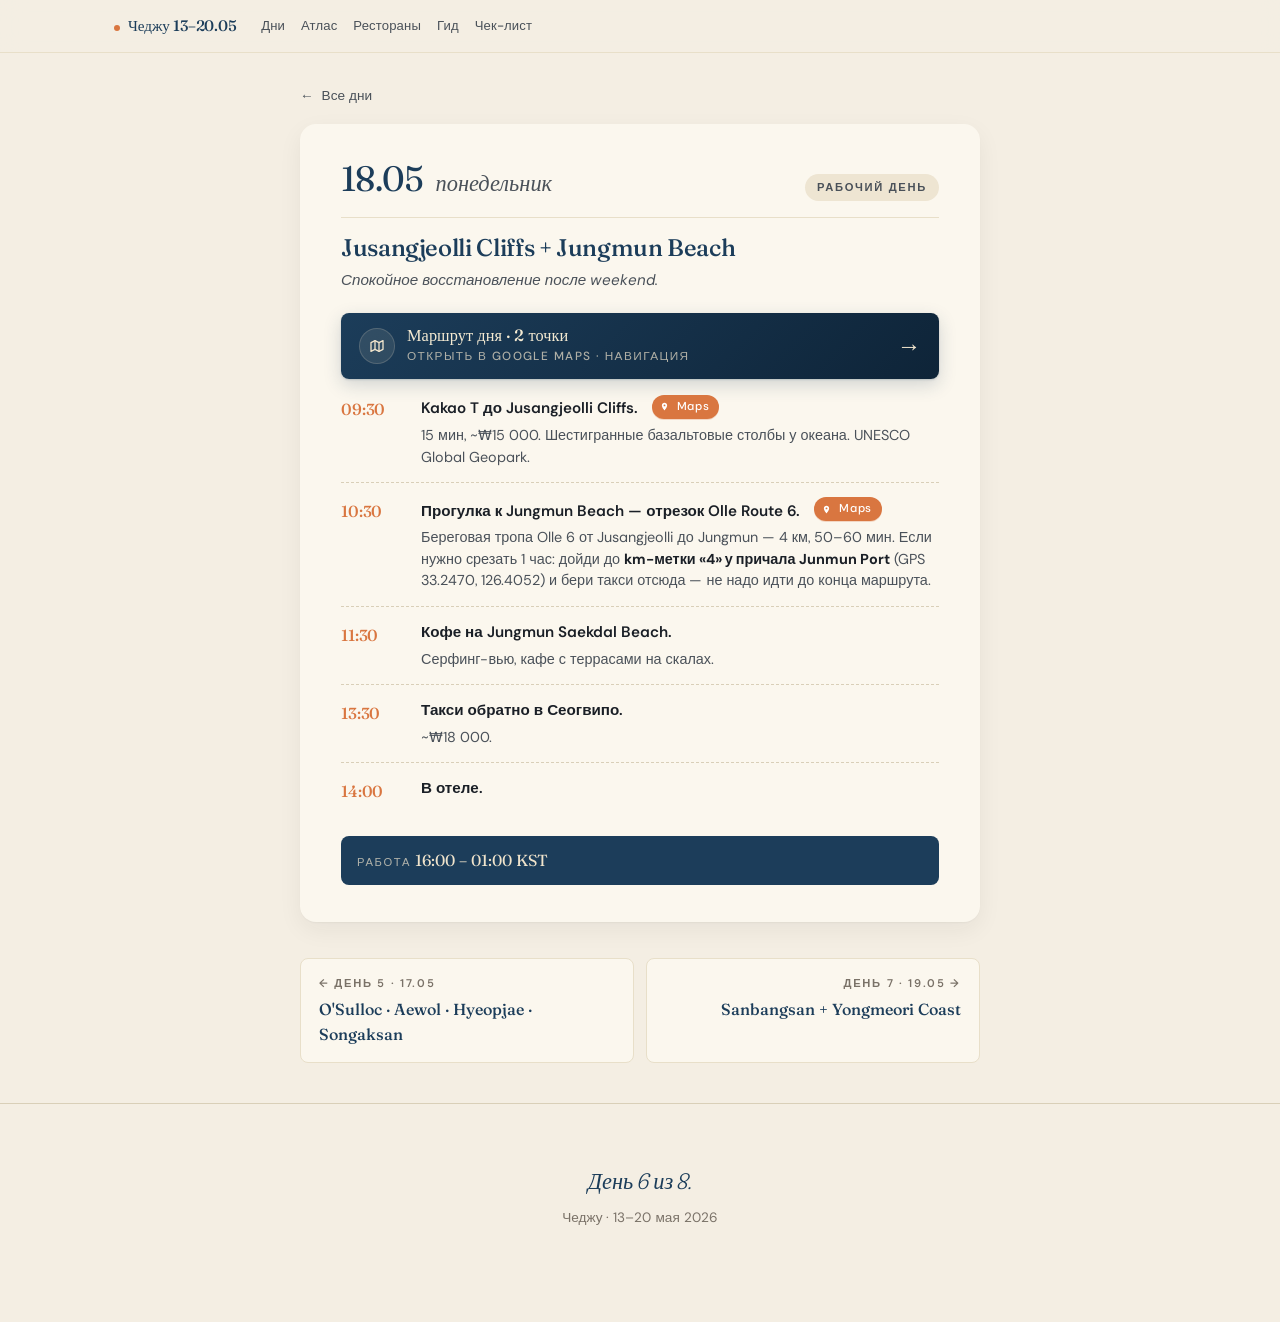
<file: day-6.html>
<!DOCTYPE html>
<html lang="ru">
<head>
<meta charset="UTF-8">
<meta name="viewport" content="width=device-width, initial-scale=1.0, viewport-fit=cover">
<meta name="theme-color" content="#1C3D5A">
<title>День 6 · 18.05 · Jusangjeolli Cliffs + Jungmun Beach</title>
<link rel="preconnect" href="https://fonts.googleapis.com">
<link rel="preconnect" href="https://fonts.gstatic.com" crossorigin>
<link href="https://fonts.googleapis.com/css2?family=Fraunces:opsz,wght,SOFT,WONK@9..144,300..900,0..100,0..1&family=DM+Sans:opsz,wght@9..40,300..700&display=swap" rel="stylesheet">
<link rel="stylesheet" href="style.css">
</head>
<body>

<div class="scroll-progress" aria-hidden="true"><div class="scroll-progress-bar" id="scroll-progress-bar"></div></div>

<nav class="topnav">
    <div class="topnav-inner">
    <a class="brand" href="index.html">Чеджу 13–20.05</a>
    <a class="navlink" href="index.html">Дни</a>
    <a class="navlink" href="atlas.html">Атлас</a>
    <a class="navlink" href="restaurants.html">Рестораны</a>
    <a class="navlink" href="guide.html">Гид</a>
    <a class="navlink" href="index.html#checklist">Чек-лист</a>
  </div>
</nav>

<main class="wrap">

  <a href="index.html" class="day-back"><span class="arrow">←</span> Все дни</a>

  <article class="day" id="day-6" data-date="2026-05-18">
      <header class="day-header">
        <span class="day-date">18.05</span>
        <span class="day-dow">понедельник</span>
        <span class="day-tag tag-work">рабочий день</span>
      </header>
      <h3 class="day-title">Jusangjeolli Cliffs + Jungmun Beach</h3>
      <p class="day-subtitle">Спокойное восстановление после weekend.</p>
      <ol class="timeline">
        <li>
          <div class="t-time">09:30</div>
          <div class="t-body"><span class="place">Kakao T до Jusangjeolli Cliffs.</span>
            <a class="map-btn" href="https://maps.google.com/?q=33.2375,126.4225" target="_blank">Maps</a>
            <div class="note">15 мин, ~₩15 000. Шестигранные базальтовые столбы у океана. UNESCO Global Geopark.</div></div>
        </li>
        <li>
          <div class="t-time">10:30</div>
          <div class="t-body"><span class="place">Прогулка к Jungmun Beach — отрезок Olle Route 6.</span>
            <a class="map-btn" href="https://maps.google.com/?q=33.2444,126.4106" target="_blank">Maps</a>
            <div class="note">Береговая тропа Olle 6 от Jusangjeolli до Jungmun — 4 км, 50–60 мин. Если нужно срезать 1 час: дойди до <strong>km-метки «4» у причала Junmun Port</strong> (GPS 33.2470, 126.4052) и бери такси отсюда — не надо идти до конца маршрута.</div></div>
        </li>
        <li>
          <div class="t-time">11:30</div>
          <div class="t-body"><span class="place">Кофе на Jungmun Saekdal Beach.</span>
            <div class="note">Серфинг-вью, кафе с террасами на скалах.</div></div>
        </li>
        <li>
          <div class="t-time">13:30</div>
          <div class="t-body"><span class="place">Такси обратно в Сеогвипо.</span>
            <div class="note">~₩18 000.</div></div>
        </li>
        <li>
          <div class="t-time">14:00</div>
          <div class="t-body"><span class="place">В отеле.</span></div>
        </li>
      </ol>
      <div class="work-block">
        <span><span class="lbl">Работа</span> <span class="val">16:00 – 01:00 KST</span></span>
      </div>
    </article>

  <nav class="day-prev-next" aria-label="Навигация по дням">
      <a href="day-5.html">
        <span class="pn-dir">← День 5 · 17.05</span>
        <span class="pn-title">O'Sulloc · Aewol · Hyeopjae · Songaksan</span>
      </a>
      <a href="day-7.html" class="pn-next">
        <span class="pn-dir">День 7 · 19.05 →</span>
        <span class="pn-title">Sanbangsan + Yongmeori Coast</span>
      </a>
  </nav>

</main>

<footer>
  <p class="display-italic">День 6 из 8.</p>
  <p>Чеджу · 13–20 мая 2026</p>
</footer>

<script src="app.js"></script>
</body>
</html>
</file>
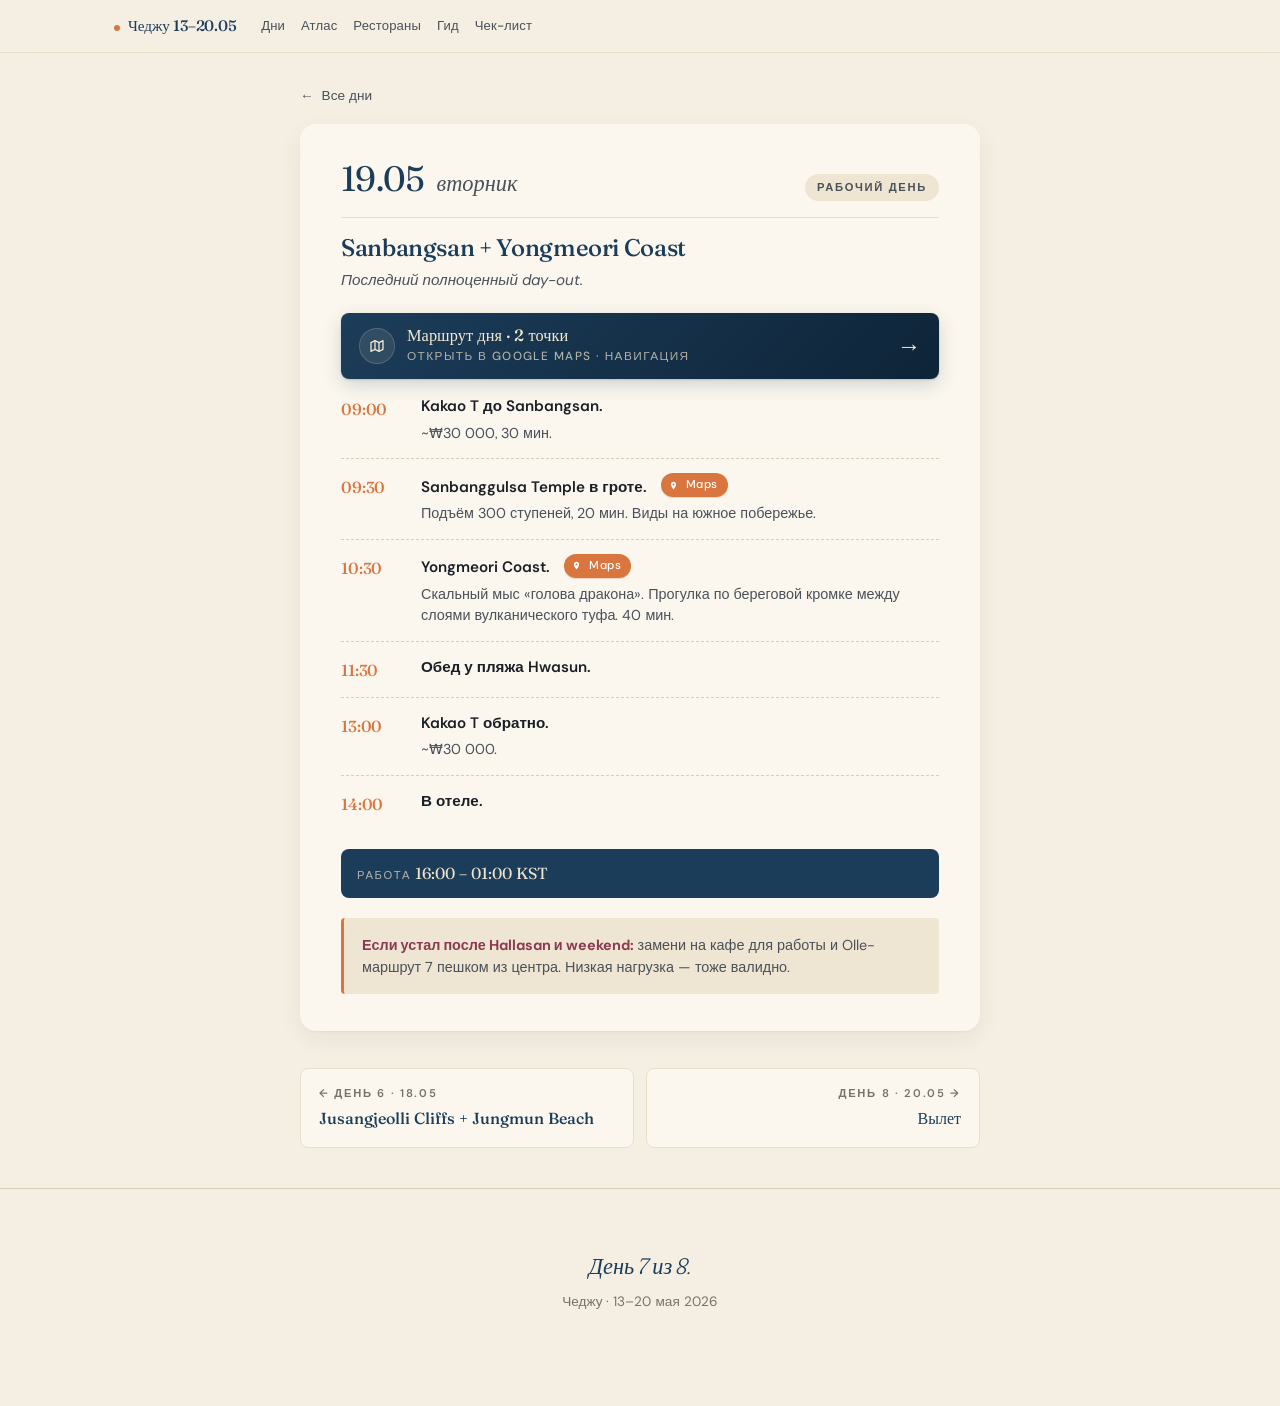
<file: day-7.html>
<!DOCTYPE html>
<html lang="ru">
<head>
<meta charset="UTF-8">
<meta name="viewport" content="width=device-width, initial-scale=1.0, viewport-fit=cover">
<meta name="theme-color" content="#1C3D5A">
<title>День 7 · 19.05 · Sanbangsan + Yongmeori Coast</title>
<link rel="preconnect" href="https://fonts.googleapis.com">
<link rel="preconnect" href="https://fonts.gstatic.com" crossorigin>
<link href="https://fonts.googleapis.com/css2?family=Fraunces:opsz,wght,SOFT,WONK@9..144,300..900,0..100,0..1&family=DM+Sans:opsz,wght@9..40,300..700&display=swap" rel="stylesheet">
<link rel="stylesheet" href="style.css">
</head>
<body>

<div class="scroll-progress" aria-hidden="true"><div class="scroll-progress-bar" id="scroll-progress-bar"></div></div>

<nav class="topnav">
    <div class="topnav-inner">
    <a class="brand" href="index.html">Чеджу 13–20.05</a>
    <a class="navlink" href="index.html">Дни</a>
    <a class="navlink" href="atlas.html">Атлас</a>
    <a class="navlink" href="restaurants.html">Рестораны</a>
    <a class="navlink" href="guide.html">Гид</a>
    <a class="navlink" href="index.html#checklist">Чек-лист</a>
  </div>
</nav>

<main class="wrap">

  <a href="index.html" class="day-back"><span class="arrow">←</span> Все дни</a>

  <article class="day" id="day-7" data-date="2026-05-19">
      <header class="day-header">
        <span class="day-date">19.05</span>
        <span class="day-dow">вторник</span>
        <span class="day-tag tag-work">рабочий день</span>
      </header>
      <h3 class="day-title">Sanbangsan + Yongmeori Coast</h3>
      <p class="day-subtitle">Последний полноценный day-out.</p>
      <ol class="timeline">
        <li>
          <div class="t-time">09:00</div>
          <div class="t-body"><span class="place">Kakao T до Sanbangsan.</span>
            <div class="note">~₩30 000, 30 мин.</div></div>
        </li>
        <li>
          <div class="t-time">09:30</div>
          <div class="t-body"><span class="place">Sanbanggulsa Temple в гроте.</span>
            <a class="map-btn" href="https://maps.google.com/?q=33.2362,126.3137" target="_blank">Maps</a>
            <div class="note">Подъём 300 ступеней, 20 мин. Виды на южное побережье.</div></div>
        </li>
        <li>
          <div class="t-time">10:30</div>
          <div class="t-body"><span class="place">Yongmeori Coast.</span>
            <a class="map-btn" href="https://maps.google.com/?q=33.2317,126.3119" target="_blank">Maps</a>
            <div class="note">Скальный мыс «голова дракона». Прогулка по береговой кромке между слоями вулканического туфа. 40 мин.</div></div>
        </li>
        <li>
          <div class="t-time">11:30</div>
          <div class="t-body"><span class="place">Обед у пляжа Hwasun.</span></div>
        </li>
        <li>
          <div class="t-time">13:00</div>
          <div class="t-body"><span class="place">Kakao T обратно.</span>
            <div class="note">~₩30 000.</div></div>
        </li>
        <li>
          <div class="t-time">14:00</div>
          <div class="t-body"><span class="place">В отеле.</span></div>
        </li>
      </ol>
      <div class="work-block">
        <span><span class="lbl">Работа</span> <span class="val">16:00 – 01:00 KST</span></span>
      </div>
      <div class="day-note">
        <strong>Если устал после Hallasan и weekend:</strong> замени на кафе для работы и Olle-маршрут 7 пешком из центра. Низкая нагрузка — тоже валидно.
      </div>
    </article>

  <nav class="day-prev-next" aria-label="Навигация по дням">
      <a href="day-6.html">
        <span class="pn-dir">← День 6 · 18.05</span>
        <span class="pn-title">Jusangjeolli Cliffs + Jungmun Beach</span>
      </a>
      <a href="day-8.html" class="pn-next">
        <span class="pn-dir">День 8 · 20.05 →</span>
        <span class="pn-title">Вылет</span>
      </a>
  </nav>

</main>

<footer>
  <p class="display-italic">День 7 из 8.</p>
  <p>Чеджу · 13–20 мая 2026</p>
</footer>

<script src="app.js"></script>
</body>
</html>
</file>
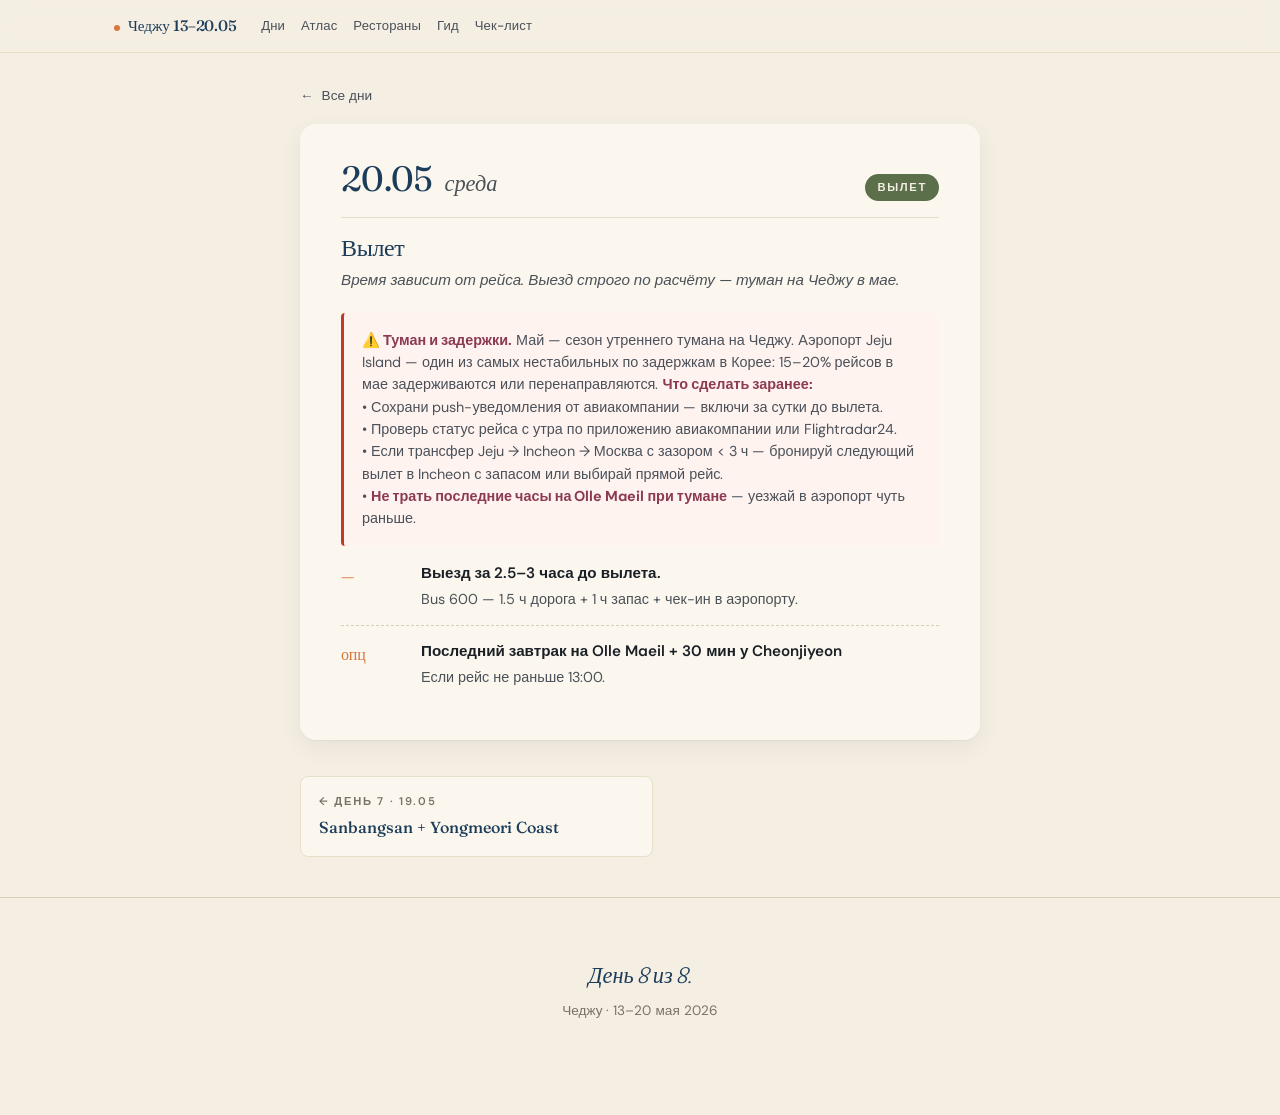
<file: day-8.html>
<!DOCTYPE html>
<html lang="ru">
<head>
<meta charset="UTF-8">
<meta name="viewport" content="width=device-width, initial-scale=1.0, viewport-fit=cover">
<meta name="theme-color" content="#1C3D5A">
<title>День 8 · 20.05 · Вылет</title>
<link rel="preconnect" href="https://fonts.googleapis.com">
<link rel="preconnect" href="https://fonts.gstatic.com" crossorigin>
<link href="https://fonts.googleapis.com/css2?family=Fraunces:opsz,wght,SOFT,WONK@9..144,300..900,0..100,0..1&family=DM+Sans:opsz,wght@9..40,300..700&display=swap" rel="stylesheet">
<link rel="stylesheet" href="style.css">
</head>
<body>

<div class="scroll-progress" aria-hidden="true"><div class="scroll-progress-bar" id="scroll-progress-bar"></div></div>

<nav class="topnav">
    <div class="topnav-inner">
    <a class="brand" href="index.html">Чеджу 13–20.05</a>
    <a class="navlink" href="index.html">Дни</a>
    <a class="navlink" href="atlas.html">Атлас</a>
    <a class="navlink" href="restaurants.html">Рестораны</a>
    <a class="navlink" href="guide.html">Гид</a>
    <a class="navlink" href="index.html#checklist">Чек-лист</a>
  </div>
</nav>

<main class="wrap">

  <a href="index.html" class="day-back"><span class="arrow">←</span> Все дни</a>

  <article class="day" id="day-8" data-date="2026-05-20">
      <header class="day-header">
        <span class="day-date">20.05</span>
        <span class="day-dow">среда</span>
        <span class="day-tag tag-travel">вылет</span>
      </header>
      <h3 class="day-title">Вылет</h3>
      <p class="day-subtitle">Время зависит от рейса. Выезд строго по расчёту — туман на Чеджу в мае.</p>

      <div class="day-note" style="border-left-color: #C0392B; background: #FFF3F0; margin-bottom: 16px;">
        <strong>⚠️ Туман и задержки.</strong> Май — сезон утреннего тумана на Чеджу. Аэропорт Jeju Island — один из самых нестабильных по задержкам в Корее: 15–20% рейсов в мае задерживаются или перенаправляются. <strong>Что сделать заранее:</strong><br>
        &bull; Сохрани push-уведомления от авиакомпании — включи за сутки до вылета.<br>
        &bull; Проверь статус рейса с утра по приложению авиакомпании или Flightradar24.<br>
        &bull; Если трансфер Jeju → Incheon → Москва с зазором &lt; 3 ч — бронируй следующий вылет в Incheon с запасом или выбирай прямой рейс.<br>
        &bull; <strong>Не трать последние часы на Olle Maeil при тумане</strong> — уезжай в аэропорт чуть раньше.
      </div>
      <ol class="timeline">
        <li>
          <div class="t-time">—</div>
          <div class="t-body"><span class="place">Выезд за 2.5–3 часа до вылета.</span>
            <div class="note">Bus 600 — 1.5 ч дорога + 1 ч запас + чек-ин в аэропорту.</div></div>
        </li>
        <li>
          <div class="t-time">опц</div>
          <div class="t-body"><span class="place">Последний завтрак на Olle Maeil + 30 мин у Cheonjiyeon</span>
            <div class="note">Если рейс не раньше 13:00.</div></div>
        </li>
      </ol>
    </article>

  <nav class="day-prev-next" aria-label="Навигация по дням">
      <a href="day-7.html">
        <span class="pn-dir">← День 7 · 19.05</span>
        <span class="pn-title">Sanbangsan + Yongmeori Coast</span>
      </a><span style="flex:1"></span>
  </nav>

</main>

<footer>
  <p class="display-italic">День 8 из 8.</p>
  <p>Чеджу · 13–20 мая 2026</p>
</footer>

<script src="app.js"></script>
</body>
</html>
</file>
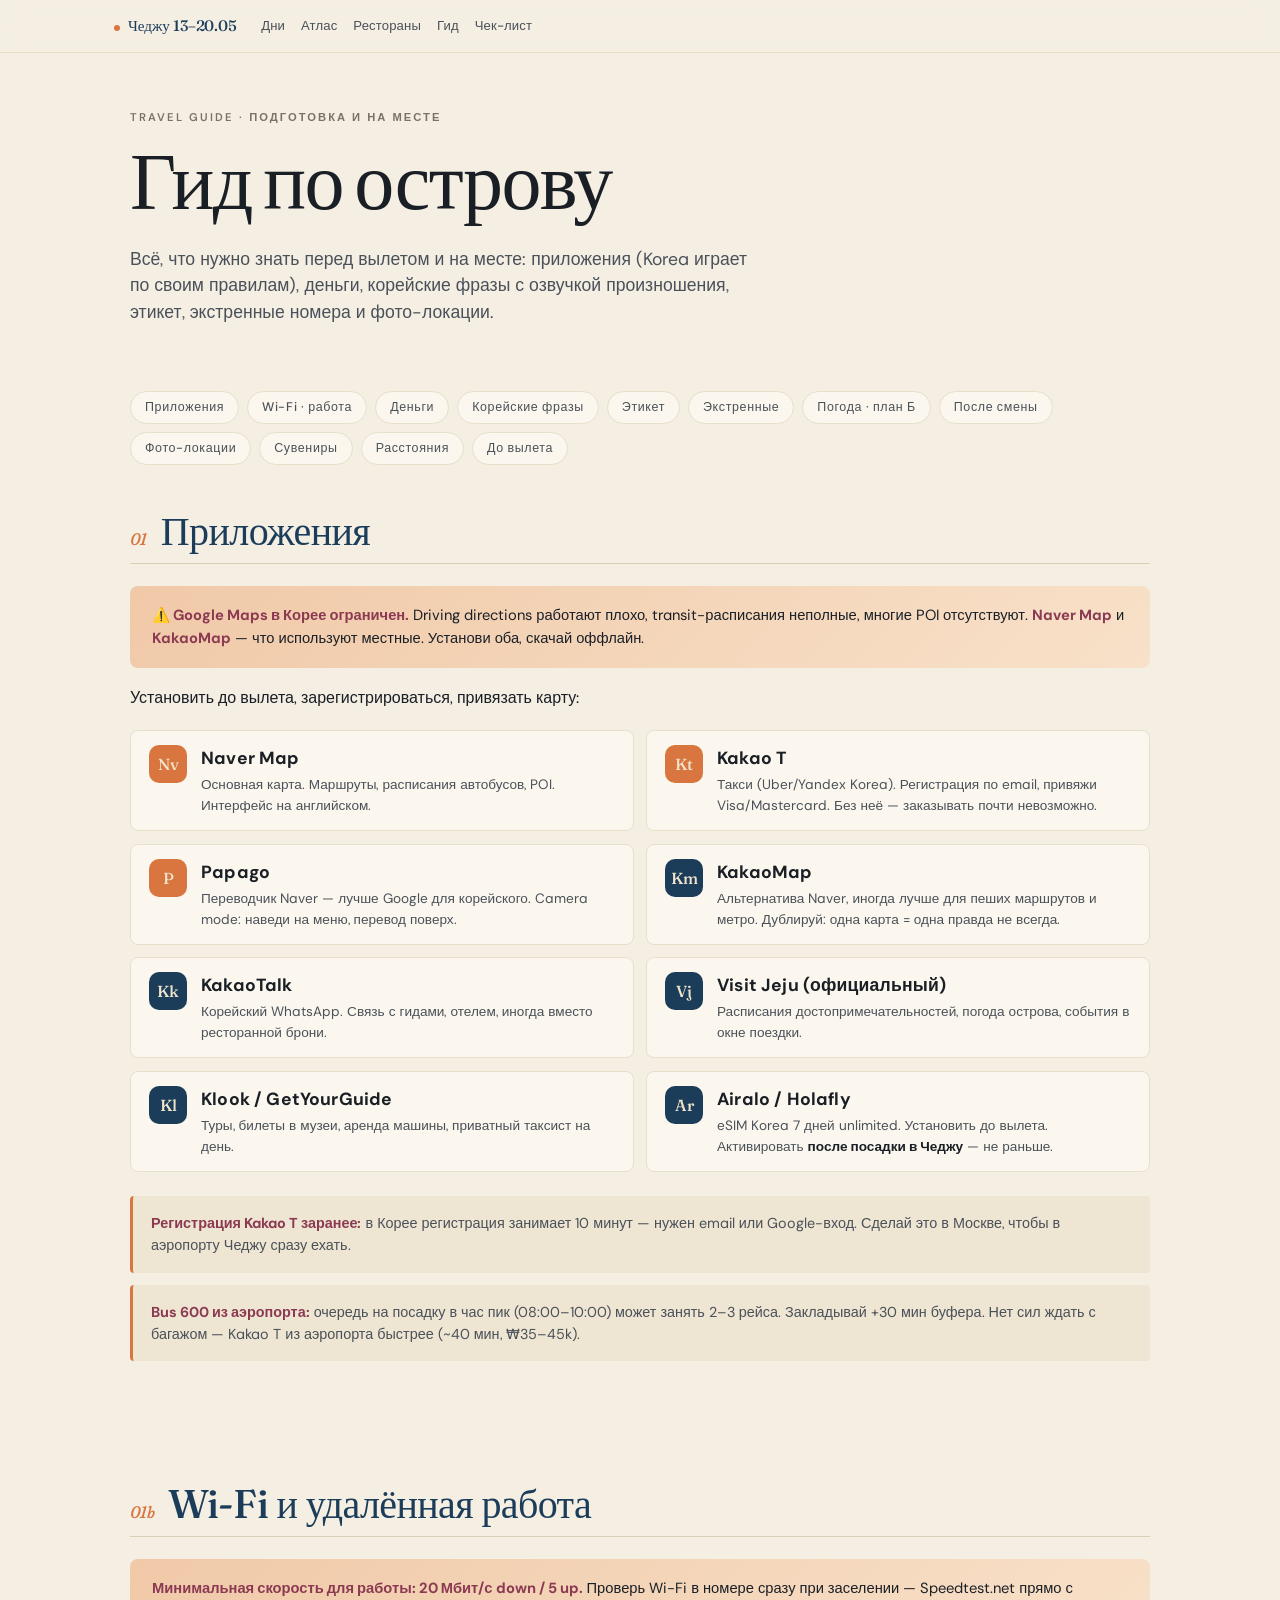
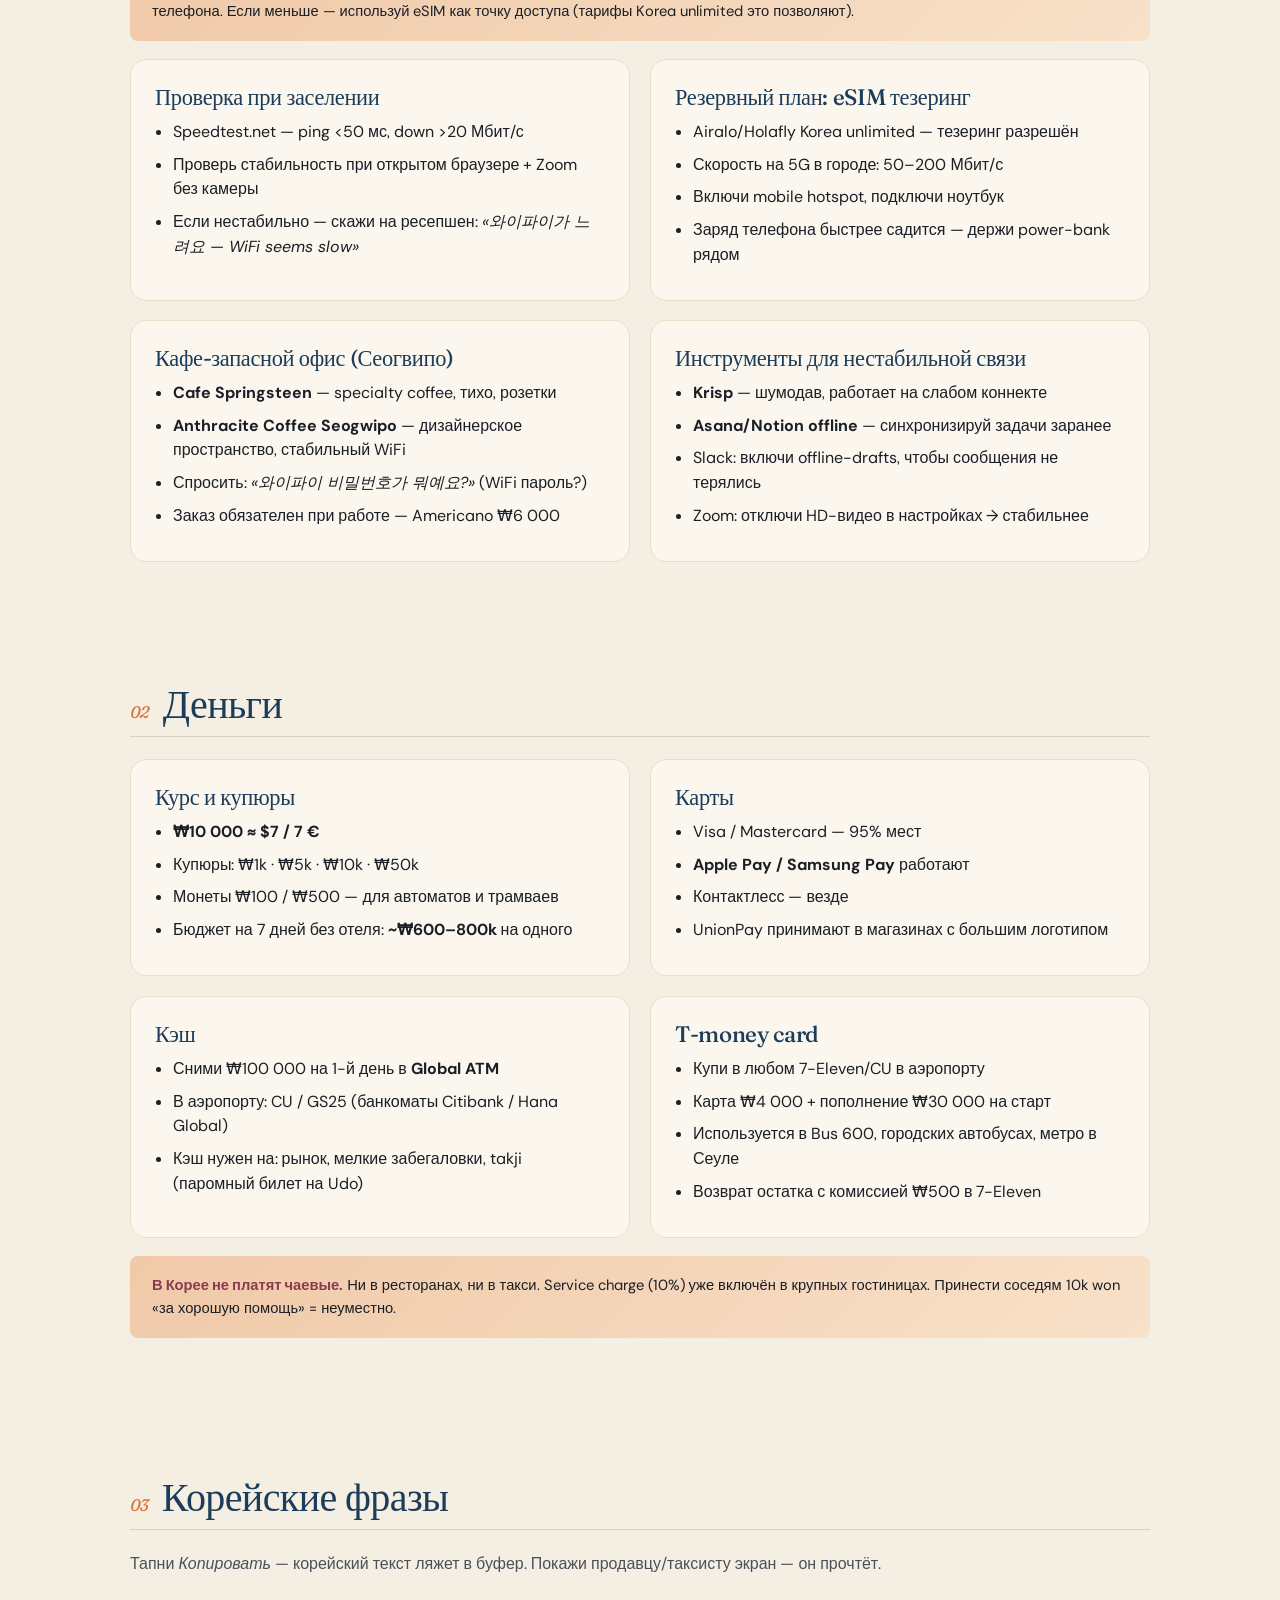
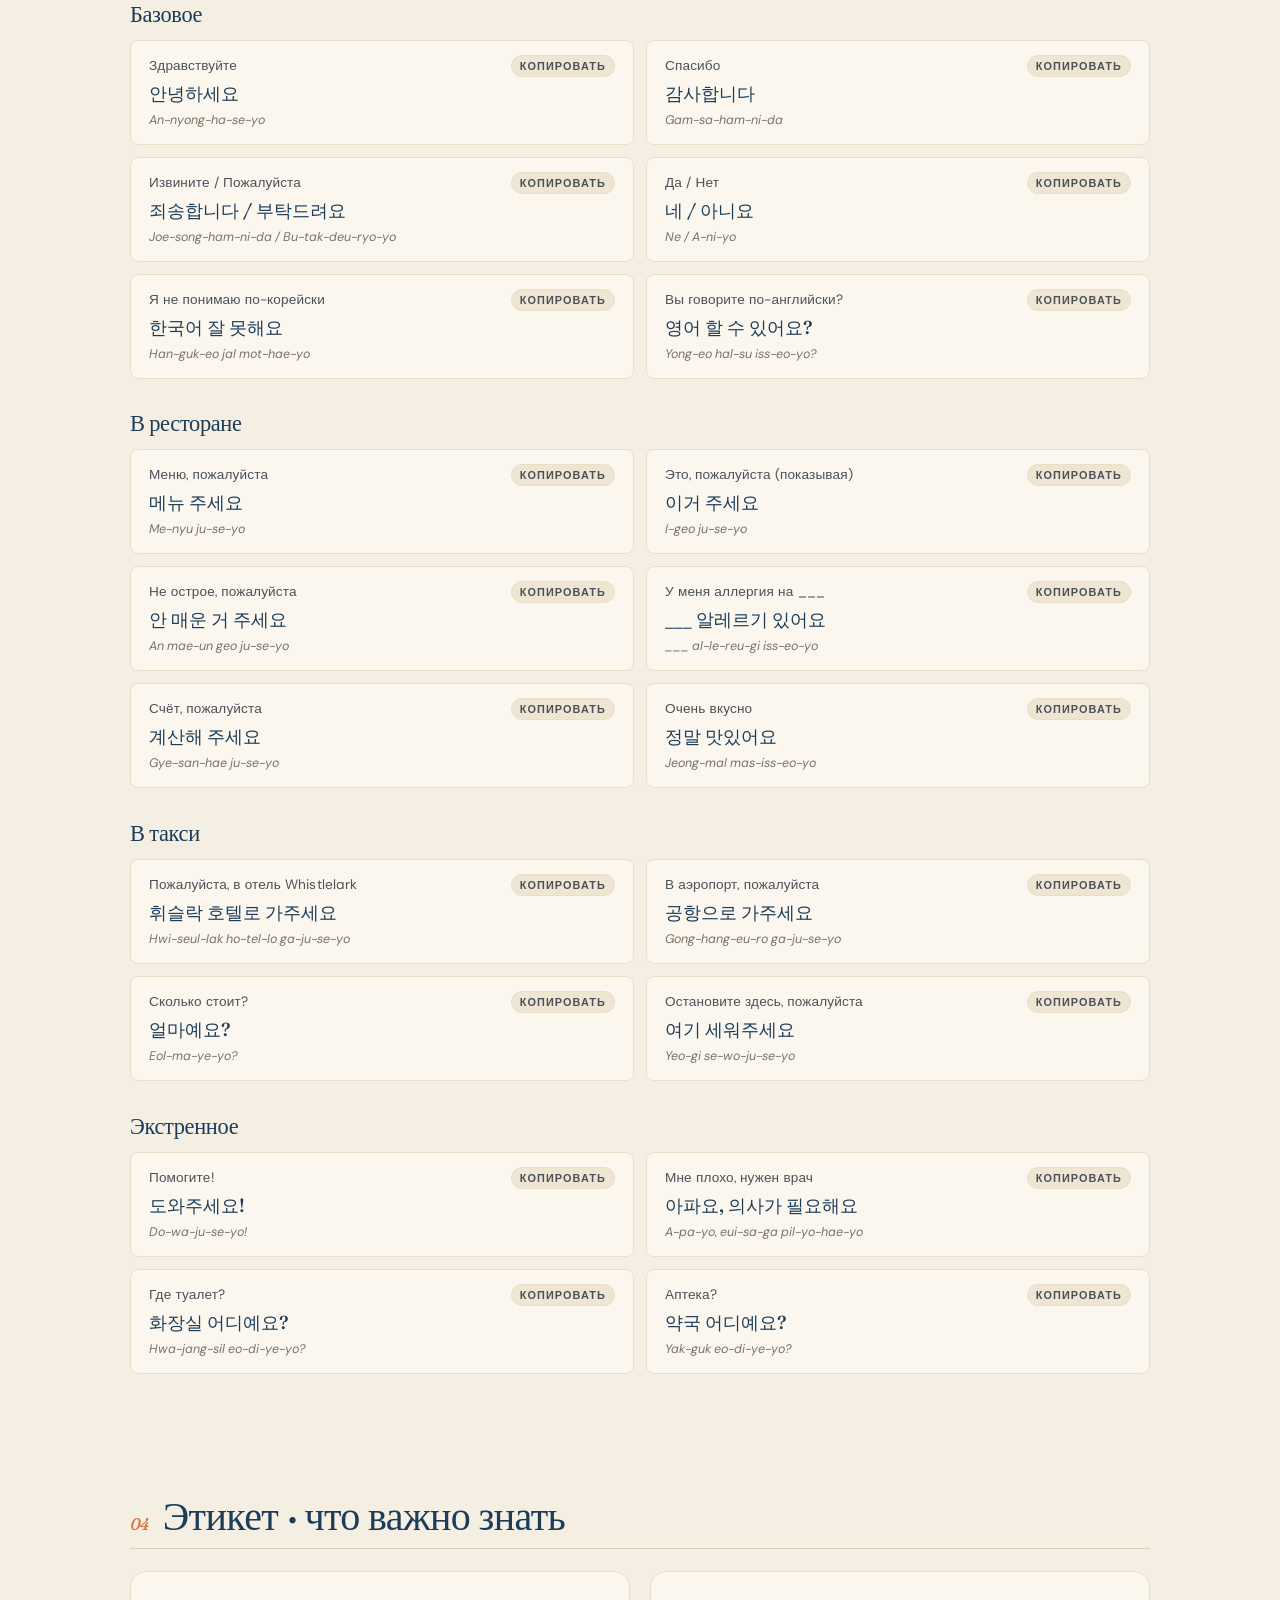
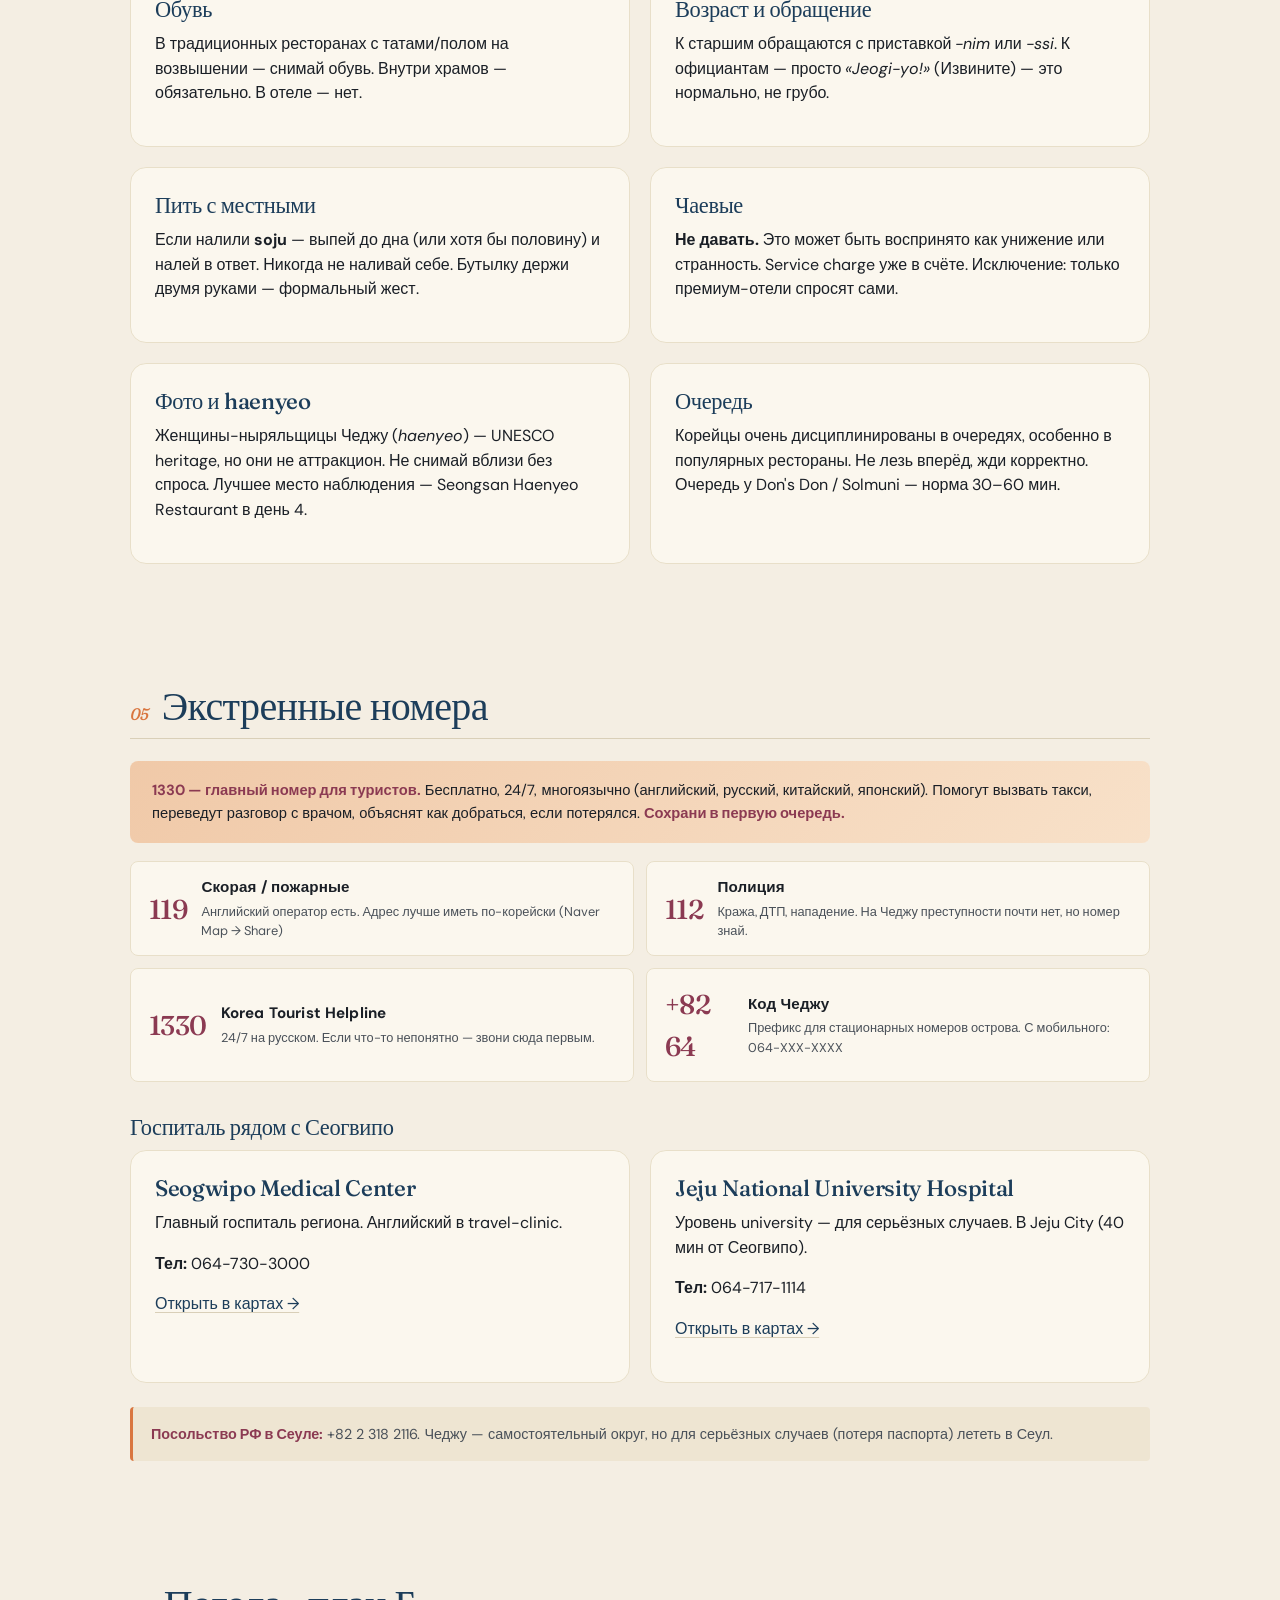
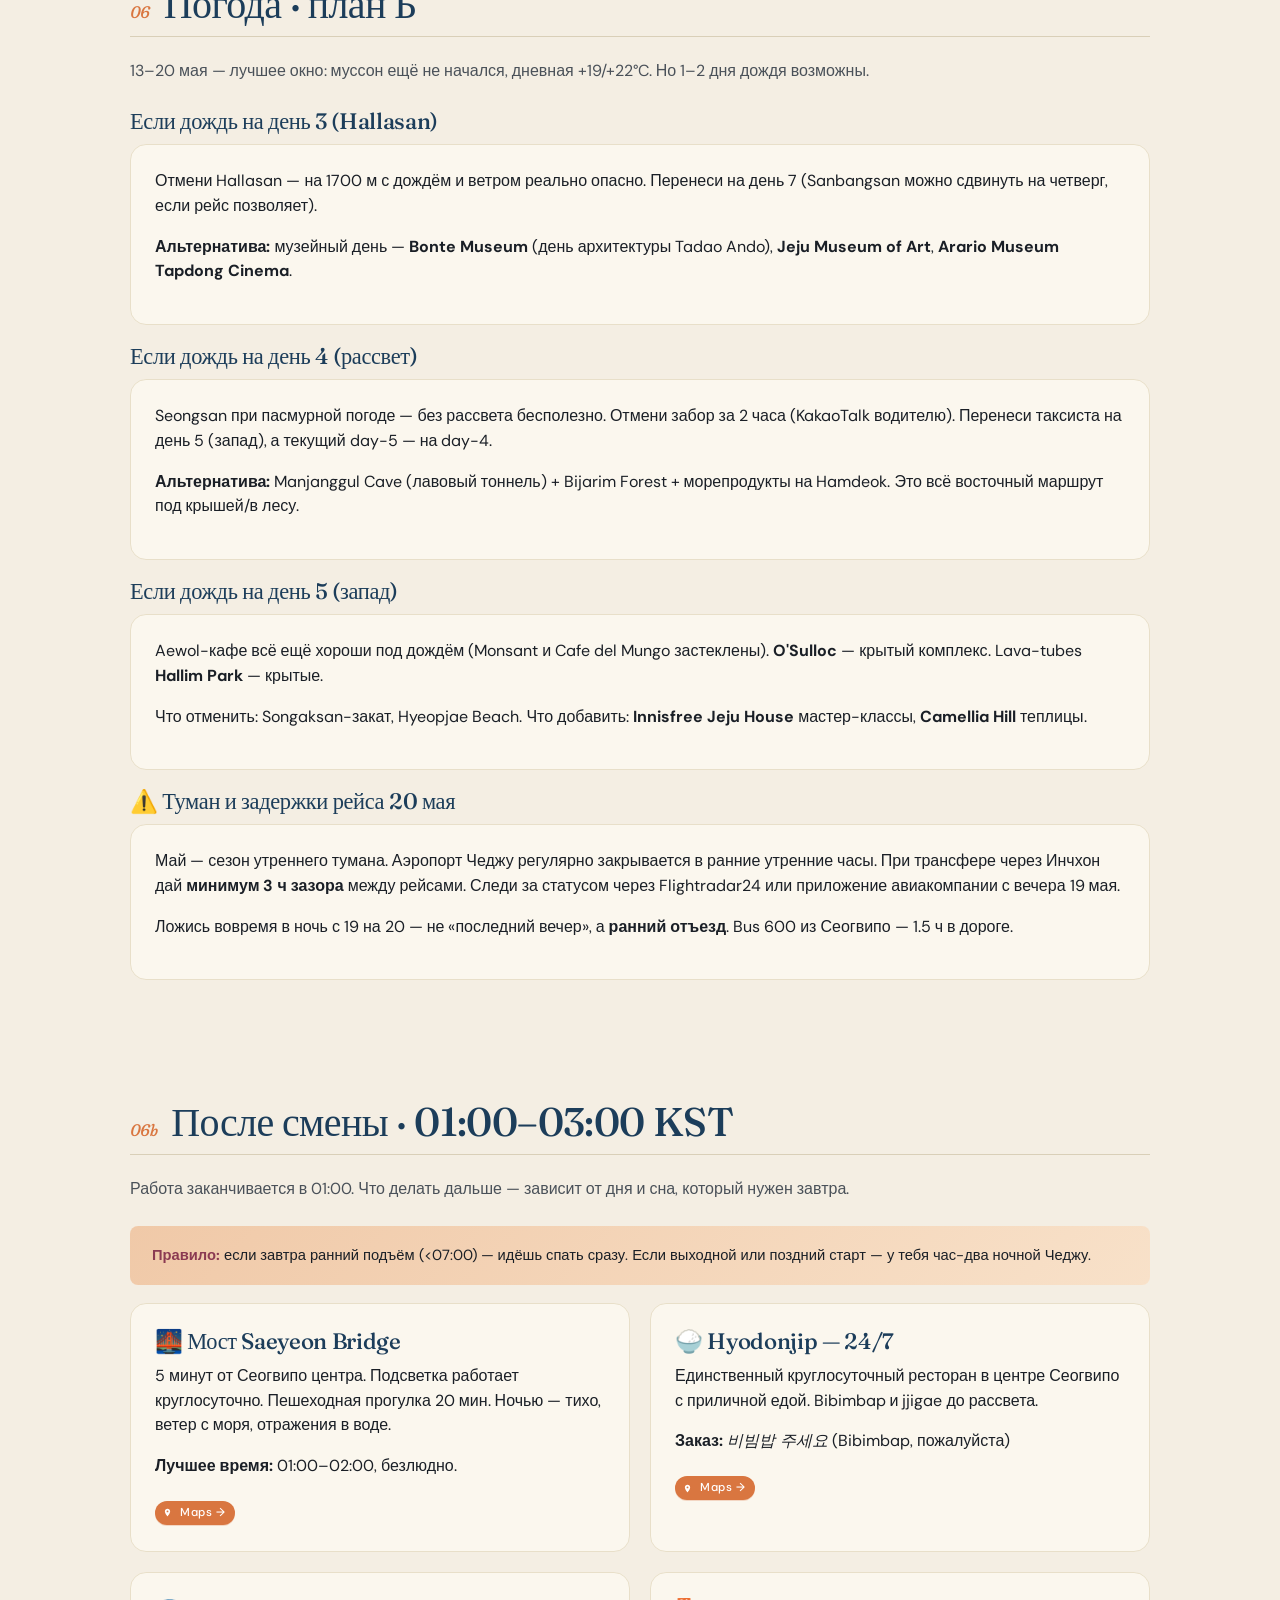
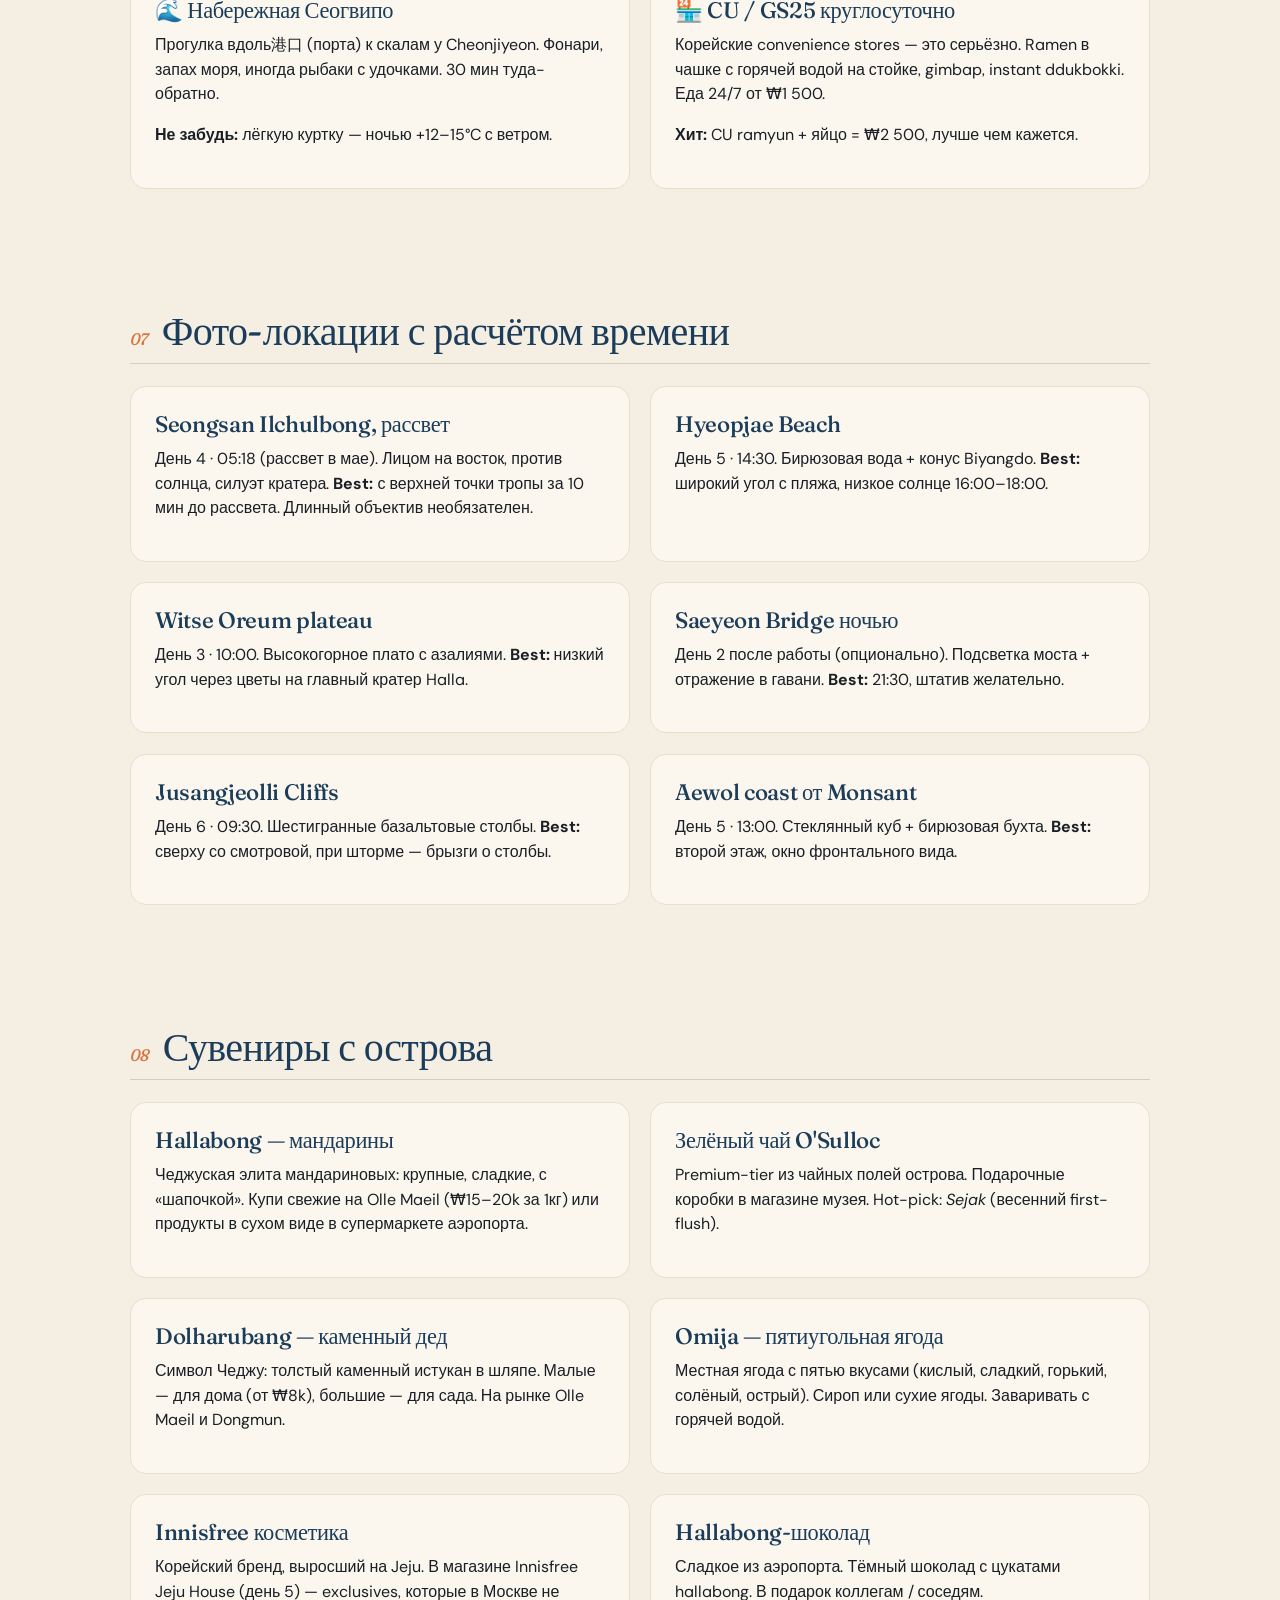
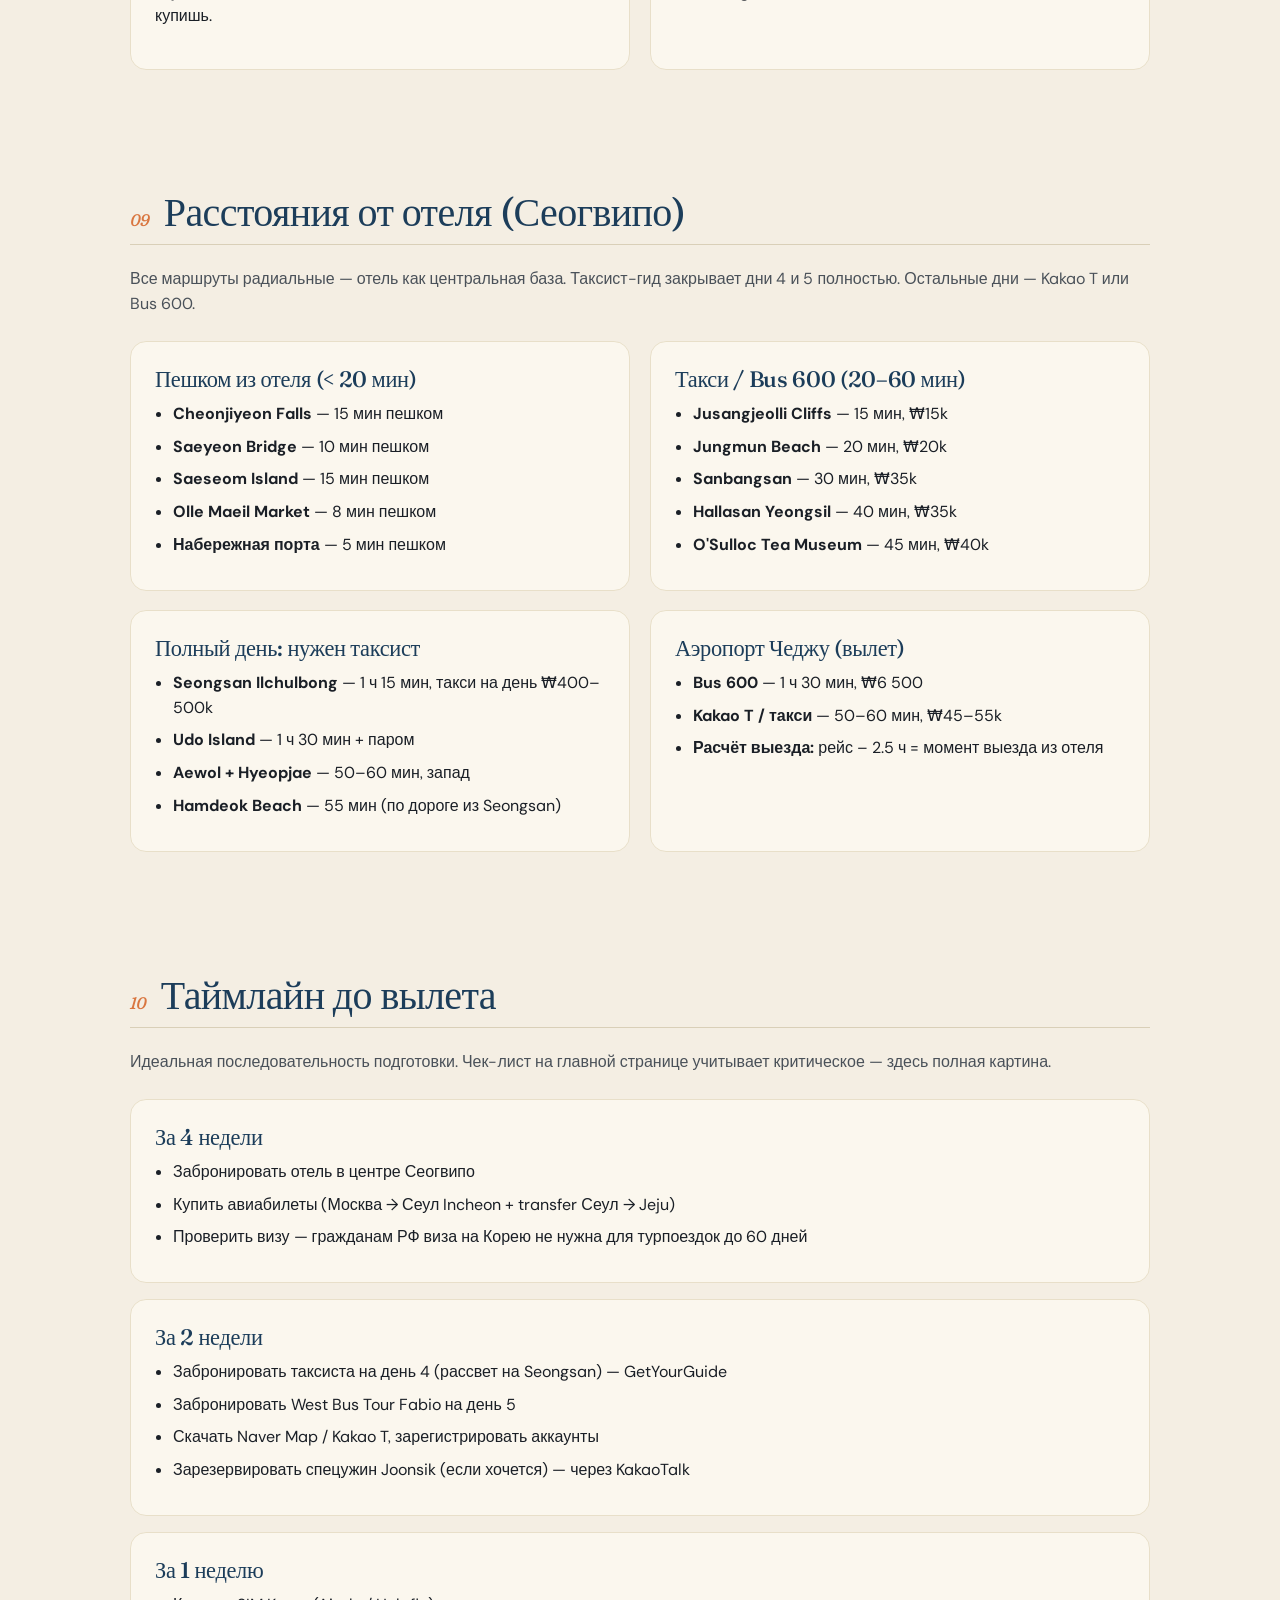
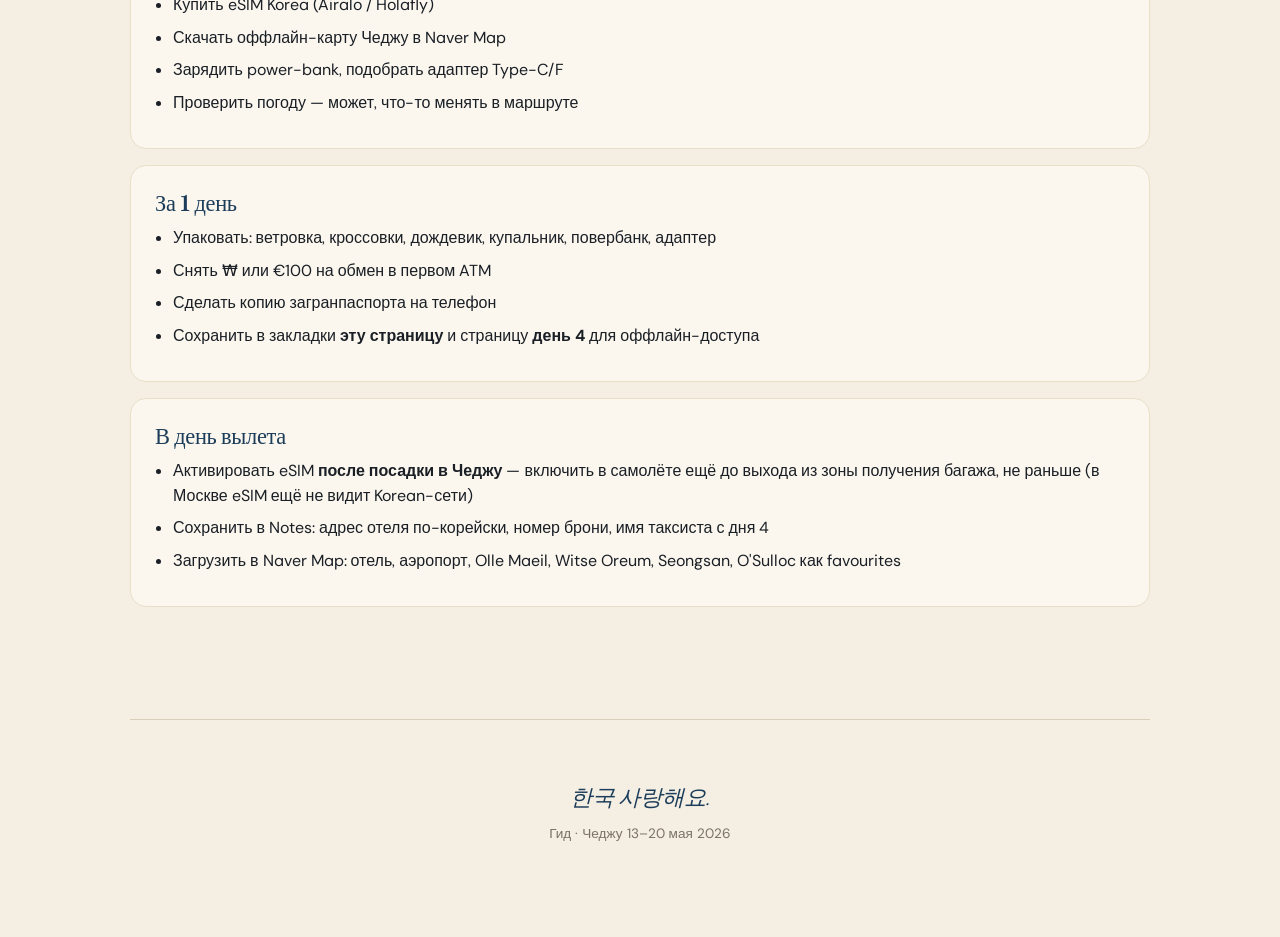
<file: guide.html>
<!DOCTYPE html>
<html lang="ru">
<head>
<meta charset="UTF-8">
<meta name="viewport" content="width=device-width, initial-scale=1.0, viewport-fit=cover">
<meta name="theme-color" content="#1C3D5A">
<title>Гид по Чеджу · приложения · фразы · деньги · этикет</title>
<link rel="preconnect" href="https://fonts.googleapis.com">
<link rel="preconnect" href="https://fonts.gstatic.com" crossorigin>
<link href="https://fonts.googleapis.com/css2?family=Fraunces:opsz,wght,SOFT,WONK@9..144,300..900,0..100,0..1&family=DM+Sans:opsz,wght@9..40,300..700&display=swap" rel="stylesheet">
<link rel="stylesheet" href="style.css">
</head>
<body>

<div class="scroll-progress" aria-hidden="true"><div class="scroll-progress-bar" id="scroll-progress-bar"></div></div>

<nav class="topnav">
    <div class="topnav-inner">
    <a class="brand" href="index.html">Чеджу 13–20.05</a>
    <a class="navlink" href="index.html">Дни</a>
    <a class="navlink" href="atlas.html">Атлас</a>
    <a class="navlink" href="restaurants.html">Рестораны</a>
    <a class="navlink" href="guide.html">Гид</a>
    <a class="navlink" href="index.html#checklist">Чек-лист</a>
  </div>
</nav>

<main class="wrap-wide">

  <header class="rest-hero">
    <p class="eyebrow">Travel guide · подготовка и на месте</p>
    <h1 class="display"><span class="word">Гид</span> <span class="word it">по острову</span></h1>
    <p style="font-size: 1.1rem; color: var(--ink-soft); max-width: 640px; margin-top: 24px; line-height: 1.5;">
      Всё, что нужно знать перед вылетом и на месте: приложения (Korea играет по своим правилам), деньги, корейские фразы с озвучкой произношения, этикет, экстренные номера и фото-локации.
    </p>
  </header>

  <nav class="guide-toc" aria-label="Содержание">
    <a href="#apps">Приложения</a>
    <a href="#wifi">Wi-Fi · работа</a>
    <a href="#money">Деньги</a>
    <a href="#phrases">Корейские фразы</a>
    <a href="#etiquette">Этикет</a>
    <a href="#emergency">Экстренные</a>
    <a href="#weather">Погода · план Б</a>
    <a href="#nightlife">После смены</a>
    <a href="#photo">Фото-локации</a>
    <a href="#souvenirs">Сувениры</a>
    <a href="#pivot">Расстояния</a>
    <a href="#pretrip">До вылета</a>
  </nav>

  <!-- ========= APPS ========= -->
  <section class="guide-section" id="apps">
    <h2><span class="num">01</span>Приложения</h2>

    <div class="callout">
      <strong>⚠️ Google Maps в Корее ограничен.</strong> Driving directions работают плохо, transit-расписания неполные, многие POI отсутствуют. <strong>Naver Map</strong> и <strong>KakaoMap</strong> — что используют местные. Установи оба, скачай оффлайн.
    </div>

    <p style="margin-bottom: 20px;">Установить до вылета, зарегистрироваться, привязать карту:</p>

    <div class="app-grid">
      <div class="app-card must">
        <div class="app-ico">Nv</div>
        <div>
          <h4>Naver Map</h4>
          <p>Основная карта. Маршруты, расписания автобусов, POI. Интерфейс на английском.</p>
        </div>
      </div>
      <div class="app-card must">
        <div class="app-ico">Kt</div>
        <div>
          <h4>Kakao T</h4>
          <p>Такси (Uber/Yandex Korea). Регистрация по email, привяжи Visa/Mastercard. Без неё — заказывать почти невозможно.</p>
        </div>
      </div>
      <div class="app-card must">
        <div class="app-ico">P</div>
        <div>
          <h4>Papago</h4>
          <p>Переводчик Naver — лучше Google для корейского. Camera mode: наведи на меню, перевод поверх.</p>
        </div>
      </div>
      <div class="app-card">
        <div class="app-ico">Km</div>
        <div>
          <h4>KakaoMap</h4>
          <p>Альтернатива Naver, иногда лучше для пеших маршрутов и метро. Дублируй: одна карта = одна правда не всегда.</p>
        </div>
      </div>
      <div class="app-card">
        <div class="app-ico">Kk</div>
        <div>
          <h4>KakaoTalk</h4>
          <p>Корейский WhatsApp. Связь с гидами, отелем, иногда вместо ресторанной брони.</p>
        </div>
      </div>
      <div class="app-card">
        <div class="app-ico">Vj</div>
        <div>
          <h4>Visit Jeju (официальный)</h4>
          <p>Расписания достопримечательностей, погода острова, события в окне поездки.</p>
        </div>
      </div>
      <div class="app-card">
        <div class="app-ico">Kl</div>
        <div>
          <h4>Klook / GetYourGuide</h4>
          <p>Туры, билеты в музеи, аренда машины, приватный таксист на день.</p>
        </div>
      </div>
      <div class="app-card">
        <div class="app-ico">Ar</div>
        <div>
          <h4>Airalo / Holafly</h4>
          <p>eSIM Korea 7 дней unlimited. Установить до вылета. Активировать <strong>после посадки в Чеджу</strong> — не раньше.</p>
        </div>
      </div>
    </div>

    <div class="day-note" style="margin-top: 24px;">
      <strong>Регистрация Kakao T заранее:</strong> в Корее регистрация занимает 10 минут — нужен email или Google-вход. Сделай это в Москве, чтобы в аэропорту Чеджу сразу ехать.
    </div>
    <div class="day-note" style="margin-top: 12px;">
      <strong>Bus 600 из аэропорта:</strong> очередь на посадку в час пик (08:00–10:00) может занять 2–3 рейса. Закладывай +30 мин буфера. Нет сил ждать с багажом — Kakao T из аэропорта быстрее (~40 мин, ₩35–45k).
    </div>
  </section>

  <!-- ========= WIFI / WORK ========= -->
  <section class="guide-section" id="wifi">
    <h2><span class="num">01b</span>Wi-Fi и удалённая работа</h2>

    <div class="callout">
      <strong>Минимальная скорость для работы: 20 Мбит/с down / 5 up.</strong> Проверь Wi-Fi в номере сразу при заселении — Speedtest.net прямо с телефона. Если меньше — используй eSIM как точку доступа (тарифы Korea unlimited это позволяют).
    </div>

    <div class="grid-2">
      <div class="info-card">
        <h3>Проверка при заселении</h3>
        <ul>
          <li>Speedtest.net — ping &lt;50 мс, down &gt;20 Мбит/с</li>
          <li>Проверь стабильность при открытом браузере + Zoom без камеры</li>
          <li>Если нестабильно — скажи на ресепшен: <em>«와이파이가 느려요 — WiFi seems slow»</em></li>
        </ul>
      </div>
      <div class="info-card">
        <h3>Резервный план: eSIM тезеринг</h3>
        <ul>
          <li>Airalo/Holafly Korea unlimited — тезеринг разрешён</li>
          <li>Скорость на 5G в городе: 50–200 Мбит/с</li>
          <li>Включи mobile hotspot, подключи ноутбук</li>
          <li>Заряд телефона быстрее садится — держи power-bank рядом</li>
        </ul>
      </div>
      <div class="info-card">
        <h3>Кафе-запасной офис (Сеогвипо)</h3>
        <ul>
          <li><strong>Cafe Springsteen</strong> — specialty coffee, тихо, розетки</li>
          <li><strong>Anthracite Coffee Seogwipo</strong> — дизайнерское пространство, стабильный WiFi</li>
          <li>Спросить: <em>«와이파이 비밀번호가 뭐예요?»</em> (WiFi пароль?)</li>
          <li>Заказ обязателен при работе — Americano ₩6 000</li>
        </ul>
      </div>
      <div class="info-card">
        <h3>Инструменты для нестабильной связи</h3>
        <ul>
          <li><strong>Krisp</strong> — шумодав, работает на слабом коннекте</li>
          <li><strong>Asana/Notion offline</strong> — синхронизируй задачи заранее</li>
          <li>Slack: включи offline-drafts, чтобы сообщения не терялись</li>
          <li>Zoom: отключи HD-видео в настройках → стабильнее</li>
        </ul>
      </div>
    </div>
  </section>

  <!-- ========= MONEY ========= -->
  <section class="guide-section" id="money">
    <h2><span class="num">02</span>Деньги</h2>

    <div class="grid-2">
      <div class="info-card">
        <h3>Курс и купюры</h3>
        <ul>
          <li><strong>₩10 000 ≈ $7 / 7 €</strong></li>
          <li>Купюры: ₩1k · ₩5k · ₩10k · ₩50k</li>
          <li>Монеты ₩100 / ₩500 — для автоматов и трамваев</li>
          <li>Бюджет на 7 дней без отеля: <strong>~₩600–800k</strong> на одного</li>
        </ul>
      </div>
      <div class="info-card">
        <h3>Карты</h3>
        <ul>
          <li>Visa / Mastercard — 95% мест</li>
          <li><strong>Apple Pay / Samsung Pay</strong> работают</li>
          <li>Контактлесс — везде</li>
          <li>UnionPay принимают в магазинах с большим логотипом</li>
        </ul>
      </div>
      <div class="info-card">
        <h3>Кэш</h3>
        <ul>
          <li>Сними ₩100 000 на 1-й день в <strong>Global ATM</strong></li>
          <li>В аэропорту: CU / GS25 (банкоматы Citibank / Hana Global)</li>
          <li>Кэш нужен на: рынок, мелкие забегаловки, takji (паромный билет на Udo)</li>
        </ul>
      </div>
      <div class="info-card">
        <h3>T-money card</h3>
        <ul>
          <li>Купи в любом 7-Eleven/CU в аэропорту</li>
          <li>Карта ₩4 000 + пополнение ₩30 000 на старт</li>
          <li>Используется в Bus 600, городских автобусах, метро в Сеуле</li>
          <li>Возврат остатка с комиссией ₩500 в 7-Eleven</li>
        </ul>
      </div>
    </div>

    <div class="callout">
      <strong>В Корее не платят чаевые.</strong> Ни в ресторанах, ни в такси. Service charge (10%) уже включён в крупных гостиницах. Принести соседям 10k won «за хорошую помощь» = неуместно.
    </div>
  </section>

  <!-- ========= PHRASES ========= -->
  <section class="guide-section" id="phrases">
    <h2><span class="num">03</span>Корейские фразы</h2>

    <p class="quiet" style="margin-bottom: 20px;">Тапни <em>Копировать</em> — корейский текст ляжет в буфер. Покажи продавцу/таксисту экран — он прочтёт.</p>

    <h3 style="margin-top: 24px; margin-bottom: 12px; color: var(--volcano);">Базовое</h3>
    <div class="phrase-list">
      <div class="phrase">
        <div>
          <div class="ru">Здравствуйте</div>
          <div class="kr">안녕하세요</div>
          <div class="ro">An-nyong-ha-se-yo</div>
        </div>
        <button class="copy" type="button">Копировать</button>
      </div>
      <div class="phrase">
        <div>
          <div class="ru">Спасибо</div>
          <div class="kr">감사합니다</div>
          <div class="ro">Gam-sa-ham-ni-da</div>
        </div>
        <button class="copy" type="button">Копировать</button>
      </div>
      <div class="phrase">
        <div>
          <div class="ru">Извините / Пожалуйста</div>
          <div class="kr">죄송합니다 / 부탁드려요</div>
          <div class="ro">Joe-song-ham-ni-da / Bu-tak-deu-ryo-yo</div>
        </div>
        <button class="copy" type="button">Копировать</button>
      </div>
      <div class="phrase">
        <div>
          <div class="ru">Да / Нет</div>
          <div class="kr">네 / 아니요</div>
          <div class="ro">Ne / A-ni-yo</div>
        </div>
        <button class="copy" type="button">Копировать</button>
      </div>
      <div class="phrase">
        <div>
          <div class="ru">Я не понимаю по-корейски</div>
          <div class="kr">한국어 잘 못해요</div>
          <div class="ro">Han-guk-eo jal mot-hae-yo</div>
        </div>
        <button class="copy" type="button">Копировать</button>
      </div>
      <div class="phrase">
        <div>
          <div class="ru">Вы говорите по-английски?</div>
          <div class="kr">영어 할 수 있어요?</div>
          <div class="ro">Yong-eo hal-su iss-eo-yo?</div>
        </div>
        <button class="copy" type="button">Копировать</button>
      </div>
    </div>

    <h3 style="margin-top: 32px; margin-bottom: 12px; color: var(--volcano);">В ресторане</h3>
    <div class="phrase-list">
      <div class="phrase">
        <div>
          <div class="ru">Меню, пожалуйста</div>
          <div class="kr">메뉴 주세요</div>
          <div class="ro">Me-nyu ju-se-yo</div>
        </div>
        <button class="copy" type="button">Копировать</button>
      </div>
      <div class="phrase">
        <div>
          <div class="ru">Это, пожалуйста (показывая)</div>
          <div class="kr">이거 주세요</div>
          <div class="ro">I-geo ju-se-yo</div>
        </div>
        <button class="copy" type="button">Копировать</button>
      </div>
      <div class="phrase">
        <div>
          <div class="ru">Не острое, пожалуйста</div>
          <div class="kr">안 매운 거 주세요</div>
          <div class="ro">An mae-un geo ju-se-yo</div>
        </div>
        <button class="copy" type="button">Копировать</button>
      </div>
      <div class="phrase">
        <div>
          <div class="ru">У меня аллергия на ___</div>
          <div class="kr">___ 알레르기 있어요</div>
          <div class="ro">___ al-le-reu-gi iss-eo-yo</div>
        </div>
        <button class="copy" type="button">Копировать</button>
      </div>
      <div class="phrase">
        <div>
          <div class="ru">Счёт, пожалуйста</div>
          <div class="kr">계산해 주세요</div>
          <div class="ro">Gye-san-hae ju-se-yo</div>
        </div>
        <button class="copy" type="button">Копировать</button>
      </div>
      <div class="phrase">
        <div>
          <div class="ru">Очень вкусно</div>
          <div class="kr">정말 맛있어요</div>
          <div class="ro">Jeong-mal mas-iss-eo-yo</div>
        </div>
        <button class="copy" type="button">Копировать</button>
      </div>
    </div>

    <h3 style="margin-top: 32px; margin-bottom: 12px; color: var(--volcano);">В такси</h3>
    <div class="phrase-list">
      <div class="phrase">
        <div>
          <div class="ru">Пожалуйста, в отель Whistlelark</div>
          <div class="kr">휘슬락 호텔로 가주세요</div>
          <div class="ro">Hwi-seul-lak ho-tel-lo ga-ju-se-yo</div>
        </div>
        <button class="copy" type="button">Копировать</button>
      </div>
      <div class="phrase">
        <div>
          <div class="ru">В аэропорт, пожалуйста</div>
          <div class="kr">공항으로 가주세요</div>
          <div class="ro">Gong-hang-eu-ro ga-ju-se-yo</div>
        </div>
        <button class="copy" type="button">Копировать</button>
      </div>
      <div class="phrase">
        <div>
          <div class="ru">Сколько стоит?</div>
          <div class="kr">얼마예요?</div>
          <div class="ro">Eol-ma-ye-yo?</div>
        </div>
        <button class="copy" type="button">Копировать</button>
      </div>
      <div class="phrase">
        <div>
          <div class="ru">Остановите здесь, пожалуйста</div>
          <div class="kr">여기 세워주세요</div>
          <div class="ro">Yeo-gi se-wo-ju-se-yo</div>
        </div>
        <button class="copy" type="button">Копировать</button>
      </div>
    </div>

    <h3 style="margin-top: 32px; margin-bottom: 12px; color: var(--volcano);">Экстренное</h3>
    <div class="phrase-list">
      <div class="phrase">
        <div>
          <div class="ru">Помогите!</div>
          <div class="kr">도와주세요!</div>
          <div class="ro">Do-wa-ju-se-yo!</div>
        </div>
        <button class="copy" type="button">Копировать</button>
      </div>
      <div class="phrase">
        <div>
          <div class="ru">Мне плохо, нужен врач</div>
          <div class="kr">아파요, 의사가 필요해요</div>
          <div class="ro">A-pa-yo, eui-sa-ga pil-yo-hae-yo</div>
        </div>
        <button class="copy" type="button">Копировать</button>
      </div>
      <div class="phrase">
        <div>
          <div class="ru">Где туалет?</div>
          <div class="kr">화장실 어디예요?</div>
          <div class="ro">Hwa-jang-sil eo-di-ye-yo?</div>
        </div>
        <button class="copy" type="button">Копировать</button>
      </div>
      <div class="phrase">
        <div>
          <div class="ru">Аптека?</div>
          <div class="kr">약국 어디예요?</div>
          <div class="ro">Yak-guk eo-di-ye-yo?</div>
        </div>
        <button class="copy" type="button">Копировать</button>
      </div>
    </div>
  </section>

  <!-- ========= ETIQUETTE ========= -->
  <section class="guide-section" id="etiquette">
    <h2><span class="num">04</span>Этикет · что важно знать</h2>

    <div class="grid-2">
      <div class="info-card">
        <h3>Обувь</h3>
        <p>В традиционных ресторанах с татами/полом на возвышении — снимай обувь. Внутри храмов — обязательно. В отеле — нет.</p>
      </div>
      <div class="info-card">
        <h3>Возраст и обращение</h3>
        <p>К старшим обращаются с приставкой <em>-nim</em> или <em>-ssi</em>. К официантам — просто <em>«Jeogi-yo!»</em> (Извините) — это нормально, не грубо.</p>
      </div>
      <div class="info-card">
        <h3>Пить с местными</h3>
        <p>Если налили <strong>soju</strong> — выпей до дна (или хотя бы половину) и налей в ответ. Никогда не наливай себе. Бутылку держи двумя руками — формальный жест.</p>
      </div>
      <div class="info-card">
        <h3>Чаевые</h3>
        <p><strong>Не давать.</strong> Это может быть воспринято как унижение или странность. Service charge уже в счёте. Исключение: только премиум-отели спросят сами.</p>
      </div>
      <div class="info-card">
        <h3>Фото и haenyeo</h3>
        <p>Женщины-ныряльщицы Чеджу (<em>haenyeo</em>) — UNESCO heritage, но они не аттракцион. Не снимай вблизи без спроса. Лучшее место наблюдения — Seongsan Haenyeo Restaurant в день 4.</p>
      </div>
      <div class="info-card">
        <h3>Очередь</h3>
        <p>Корейцы очень дисциплинированы в очередях, особенно в популярных рестораны. Не лезь вперёд, жди корректно. Очередь у Don's Don / Solmuni — норма 30–60 мин.</p>
      </div>
    </div>
  </section>

  <!-- ========= EMERGENCY ========= -->
  <section class="guide-section" id="emergency">
    <h2><span class="num">05</span>Экстренные номера</h2>

    <div class="callout">
      <strong>1330 — главный номер для туристов.</strong> Бесплатно, 24/7, многоязычно (английский, русский, китайский, японский). Помогут вызвать такси, переведут разговор с врачом, объяснят как добраться, если потерялся. <strong>Сохрани в первую очередь.</strong>
    </div>

    <div class="emergency-grid">
      <div class="emergency">
        <div class="num">119</div>
        <div>
          <h4>Скорая / пожарные</h4>
          <p>Английский оператор есть. Адрес лучше иметь по-корейски (Naver Map → Share)</p>
        </div>
      </div>
      <div class="emergency">
        <div class="num">112</div>
        <div>
          <h4>Полиция</h4>
          <p>Кража, ДТП, нападение. На Чеджу преступности почти нет, но номер знай.</p>
        </div>
      </div>
      <div class="emergency">
        <div class="num">1330</div>
        <div>
          <h4>Korea Tourist Helpline</h4>
          <p>24/7 на русском. Если что-то непонятно — звони сюда первым.</p>
        </div>
      </div>
      <div class="emergency">
        <div class="num">+82 64</div>
        <div>
          <h4>Код Чеджу</h4>
          <p>Префикс для стационарных номеров острова. С мобильного: 064-XXX-XXXX</p>
        </div>
      </div>
    </div>

    <h3 style="margin-top: 32px; color: var(--volcano);">Госпиталь рядом с Сеогвипо</h3>
    <div class="grid-2">
      <div class="info-card">
        <h3>Seogwipo Medical Center</h3>
        <p>Главный госпиталь региона. Английский в travel-clinic.</p>
        <p><strong>Тел:</strong> 064-730-3000</p>
        <p><a href="https://www.google.com/maps/search/?api=1&query=Seogwipo+Medical+Center" target="_blank" rel="noopener">Открыть в картах →</a></p>
      </div>
      <div class="info-card">
        <h3>Jeju National University Hospital</h3>
        <p>Уровень university — для серьёзных случаев. В Jeju City (40 мин от Сеогвипо).</p>
        <p><strong>Тел:</strong> 064-717-1114</p>
        <p><a href="https://www.google.com/maps/search/?api=1&query=Jeju+National+University+Hospital" target="_blank" rel="noopener">Открыть в картах →</a></p>
      </div>
    </div>

    <div class="day-note" style="margin-top: 24px;">
      <strong>Посольство РФ в Сеуле:</strong> +82 2 318 2116. Чеджу — самостоятельный округ, но для серьёзных случаев (потеря паспорта) лететь в Сеул.
    </div>
  </section>

  <!-- ========= WEATHER / PLAN B ========= -->
  <section class="guide-section" id="weather">
    <h2><span class="num">06</span>Погода · план Б</h2>

    <p class="quiet" style="margin-bottom: 24px;">13–20 мая — лучшее окно: муссон ещё не начался, дневная +19/+22°C. Но 1–2 дня дождя возможны.</p>

    <h3 style="color: var(--volcano);">Если дождь на день 3 (Hallasan)</h3>
    <div class="info-card" style="margin-bottom: 18px;">
      <p>Отмени Hallasan — на 1700 м с дождём и ветром реально опасно. Перенеси на день 7 (Sanbangsan можно сдвинуть на четверг, если рейс позволяет).</p>
      <p><strong>Альтернатива:</strong> музейный день — <strong>Bonte Museum</strong> (день архитектуры Tadao Ando), <strong>Jeju Museum of Art</strong>, <strong>Arario Museum Tapdong Cinema</strong>.</p>
    </div>

    <h3 style="color: var(--volcano);">Если дождь на день 4 (рассвет)</h3>
    <div class="info-card" style="margin-bottom: 18px;">
      <p>Seongsan при пасмурной погоде — без рассвета бесполезно. Отмени забор за 2 часа (KakaoTalk водителю). Перенеси таксиста на день 5 (запад), а текущий day-5 — на day-4.</p>
      <p><strong>Альтернатива:</strong> Manjanggul Cave (лавовый тоннель) + Bijarim Forest + морепродукты на Hamdeok. Это всё восточный маршрут под крышей/в лесу.</p>
    </div>

    <h3 style="color: var(--volcano);">Если дождь на день 5 (запад)</h3>
    <div class="info-card" style="margin-bottom: 18px;">
      <p>Aewol-кафе всё ещё хороши под дождём (Monsant и Cafe del Mungo застеклены). <strong>O'Sulloc</strong> — крытый комплекс. Lava-tubes <strong>Hallim Park</strong> — крытые.</p>
      <p>Что отменить: Songaksan-закат, Hyeopjae Beach. Что добавить: <strong>Innisfree Jeju House</strong> мастер-классы, <strong>Camellia Hill</strong> теплицы.</p>
    </div>

    <h3 style="color: var(--volcano);">⚠️ Туман и задержки рейса 20 мая</h3>
    <div class="info-card">
      <p>Май — сезон утреннего тумана. Аэропорт Чеджу регулярно закрывается в ранние утренние часы. При трансфере через Инчхон дай <strong>минимум 3 ч зазора</strong> между рейсами. Следи за статусом через Flightradar24 или приложение авиакомпании с вечера 19 мая.</p>
      <p>Ложись вовремя в ночь с 19 на 20 — не «последний вечер», а <strong>ранний отъезд</strong>. Bus 600 из Сеогвипо — 1.5 ч в дороге.</p>
    </div>
  </section>

  <!-- ========= AFTER SHIFT ========= -->
  <section class="guide-section" id="nightlife">
    <h2><span class="num">06b</span>После смены · 01:00–03:00 KST</h2>

    <p class="quiet" style="margin-bottom: 24px;">Работа заканчивается в 01:00. Что делать дальше — зависит от дня и сна, который нужен завтра.</p>

    <div class="callout">
      <strong>Правило:</strong> если завтра ранний подъём (&lt;07:00) — идёшь спать сразу. Если выходной или поздний старт — у тебя час-два ночной Чеджу.
    </div>

    <div class="grid-2">
      <div class="info-card">
        <h3>🌉 Мост Saeyeon Bridge</h3>
        <p>5 минут от Сеогвипо центра. Подсветка работает круглосуточно. Пешеходная прогулка 20 мин. Ночью — тихо, ветер с моря, отражения в воде.</p>
        <p><strong>Лучшее время:</strong> 01:00–02:00, безлюдно.</p>
        <a href="https://www.google.com/maps/search/?api=1&query=Saeyeon+Bridge+Seogwipo" target="_blank" rel="noopener" class="map-btn" style="margin-left:0; margin-top: 6px; display: inline-flex;">Maps →</a>
      </div>
      <div class="info-card">
        <h3>🍚 Hyodonjip — 24/7</h3>
        <p>Единственный круглосуточный ресторан в центре Сеогвипо с приличной едой. Bibimbap и jjigae до рассвета.</p>
        <p><strong>Заказ:</strong> <em>비빔밥 주세요</em> (Bibimbap, пожалуйста)</p>
        <a href="https://www.google.com/maps/search/?api=1&query=Hyodonjip+Seogwipo" target="_blank" rel="noopener" class="map-btn" style="margin-left:0; margin-top: 6px; display: inline-flex;">Maps →</a>
      </div>
      <div class="info-card">
        <h3>🌊 Набережная Сеогвипо</h3>
        <p>Прогулка вдоль港口 (порта) к скалам у Cheonjiyeon. Фонари, запах моря, иногда рыбаки с удочками. 30 мин туда-обратно.</p>
        <p><strong>Не забудь:</strong> лёгкую куртку — ночью +12–15°C с ветром.</p>
      </div>
      <div class="info-card">
        <h3>🏪 CU / GS25 круглосуточно</h3>
        <p>Корейские convenience stores — это серьёзно. Ramen в чашке с горячей водой на стойке, gimbap, instant ddukbokki. Еда 24/7 от ₩1 500.</p>
        <p><strong>Хит:</strong> CU ramyun + яйцо = ₩2 500, лучше чем кажется.</p>
      </div>
    </div>
  </section>

  <!-- ========= PHOTO SPOTS ========= -->
  <section class="guide-section" id="photo">
    <h2><span class="num">07</span>Фото-локации с расчётом времени</h2>

    <div class="grid-2">
      <div class="info-card">
        <h3>Seongsan Ilchulbong, рассвет</h3>
        <p>День 4 · 05:18 (рассвет в мае). Лицом на восток, против солнца, силуэт кратера. <strong>Best:</strong> с верхней точки тропы за 10 мин до рассвета. Длинный объектив необязателен.</p>
      </div>
      <div class="info-card">
        <h3>Hyeopjae Beach</h3>
        <p>День 5 · 14:30. Бирюзовая вода + конус Biyangdo. <strong>Best:</strong> широкий угол с пляжа, низкое солнце 16:00–18:00.</p>
      </div>
      <div class="info-card">
        <h3>Witse Oreum plateau</h3>
        <p>День 3 · 10:00. Высокогорное плато с азалиями. <strong>Best:</strong> низкий угол через цветы на главный кратер Halla.</p>
      </div>
      <div class="info-card">
        <h3>Saeyeon Bridge ночью</h3>
        <p>День 2 после работы (опционально). Подсветка моста + отражение в гавани. <strong>Best:</strong> 21:30, штатив желательно.</p>
      </div>
      <div class="info-card">
        <h3>Jusangjeolli Cliffs</h3>
        <p>День 6 · 09:30. Шестигранные базальтовые столбы. <strong>Best:</strong> сверху со смотровой, при шторме — брызги о столбы.</p>
      </div>
      <div class="info-card">
        <h3>Aewol coast от Monsant</h3>
        <p>День 5 · 13:00. Стеклянный куб + бирюзовая бухта. <strong>Best:</strong> второй этаж, окно фронтального вида.</p>
      </div>
    </div>
  </section>

  <!-- ========= SOUVENIRS ========= -->
  <section class="guide-section" id="souvenirs">
    <h2><span class="num">08</span>Сувениры с острова</h2>

    <div class="grid-2">
      <div class="info-card">
        <h3>Hallabong — мандарины</h3>
        <p>Чеджуская элита мандариновых: крупные, сладкие, с «шапочкой». Купи свежие на Olle Maeil (₩15–20k за 1кг) или продукты в сухом виде в супермаркете аэропорта.</p>
      </div>
      <div class="info-card">
        <h3>Зелёный чай O'Sulloc</h3>
        <p>Premium-tier из чайных полей острова. Подарочные коробки в магазине музея. Hot-pick: <em>Sejak</em> (весенний first-flush).</p>
      </div>
      <div class="info-card">
        <h3>Dolharubang — каменный дед</h3>
        <p>Символ Чеджу: толстый каменный истукан в шляпе. Малые — для дома (от ₩8k), большие — для сада. На рынке Olle Maeil и Dongmun.</p>
      </div>
      <div class="info-card">
        <h3>Omija — пятиугольная ягода</h3>
        <p>Местная ягода с пятью вкусами (кислый, сладкий, горький, солёный, острый). Сироп или сухие ягоды. Заваривать с горячей водой.</p>
      </div>
      <div class="info-card">
        <h3>Innisfree косметика</h3>
        <p>Корейский бренд, выросший на Jeju. В магазине Innisfree Jeju House (день 5) — exclusives, которые в Москве не купишь.</p>
      </div>
      <div class="info-card">
        <h3>Hallabong-шоколад</h3>
        <p>Сладкое из аэропорта. Тёмный шоколад с цукатами hallabong. В подарок коллегам / соседям.</p>
      </div>
    </div>
  </section>

  <!-- ========= HOTEL PIVOT ========= -->
  <section class="guide-section" id="pivot">
    <h2><span class="num">09</span>Расстояния от отеля (Сеогвипо)</h2>

    <p class="quiet" style="margin-bottom: 24px;">Все маршруты радиальные — отель как центральная база. Таксист-гид закрывает дни 4 и 5 полностью. Остальные дни — Kakao T или Bus 600.</p>

    <div class="grid-2">
      <div class="info-card">
        <h3>Пешком из отеля (&lt; 20 мин)</h3>
        <ul>
          <li><strong>Cheonjiyeon Falls</strong> — 15 мин пешком</li>
          <li><strong>Saeyeon Bridge</strong> — 10 мин пешком</li>
          <li><strong>Saeseom Island</strong> — 15 мин пешком</li>
          <li><strong>Olle Maeil Market</strong> — 8 мин пешком</li>
          <li><strong>Набережная порта</strong> — 5 мин пешком</li>
        </ul>
      </div>
      <div class="info-card">
        <h3>Такси / Bus 600 (20–60 мин)</h3>
        <ul>
          <li><strong>Jusangjeolli Cliffs</strong> — 15 мин, ₩15k</li>
          <li><strong>Jungmun Beach</strong> — 20 мин, ₩20k</li>
          <li><strong>Sanbangsan</strong> — 30 мин, ₩35k</li>
          <li><strong>Hallasan Yeongsil</strong> — 40 мин, ₩35k</li>
          <li><strong>O'Sulloc Tea Museum</strong> — 45 мин, ₩40k</li>
        </ul>
      </div>
      <div class="info-card">
        <h3>Полный день: нужен таксист</h3>
        <ul>
          <li><strong>Seongsan Ilchulbong</strong> — 1 ч 15 мин, такси на день ₩400–500k</li>
          <li><strong>Udo Island</strong> — 1 ч 30 мин + паром</li>
          <li><strong>Aewol + Hyeopjae</strong> — 50–60 мин, запад</li>
          <li><strong>Hamdeok Beach</strong> — 55 мин (по дороге из Seongsan)</li>
        </ul>
      </div>
      <div class="info-card">
        <h3>Аэропорт Чеджу (вылет)</h3>
        <ul>
          <li><strong>Bus 600</strong> — 1 ч 30 мин, ₩6 500</li>
          <li><strong>Kakao T / такси</strong> — 50–60 мин, ₩45–55k</li>
          <li><strong>Расчёт выезда:</strong> рейс – 2.5 ч = момент выезда из отеля</li>
        </ul>
      </div>
    </div>
  </section>

  <!-- ========= PRE-TRIP ========= -->
  <section class="guide-section" id="pretrip">
    <h2><span class="num">10</span>Таймлайн до вылета</h2>

    <p class="quiet" style="margin-bottom: 24px;">Идеальная последовательность подготовки. Чек-лист на главной странице учитывает критическое — здесь полная картина.</p>

    <div class="info-card" style="margin-bottom: 16px;">
      <h3>За 4 недели</h3>
      <ul>
        <li>Забронировать отель в центре Сеогвипо</li>
        <li>Купить авиабилеты (Москва → Сеул Incheon + transfer Сеул → Jeju)</li>
        <li>Проверить визу — гражданам РФ виза на Корею не нужна для турпоездок до 60 дней</li>
      </ul>
    </div>

    <div class="info-card" style="margin-bottom: 16px;">
      <h3>За 2 недели</h3>
      <ul>
        <li>Забронировать таксиста на день 4 (рассвет на Seongsan) — GetYourGuide</li>
        <li>Забронировать West Bus Tour Fabio на день 5</li>
        <li>Скачать Naver Map / Kakao T, зарегистрировать аккаунты</li>
        <li>Зарезервировать спецужин Joonsik (если хочется) — через KakaoTalk</li>
      </ul>
    </div>

    <div class="info-card" style="margin-bottom: 16px;">
      <h3>За 1 неделю</h3>
      <ul>
        <li>Купить eSIM Korea (Airalo / Holafly)</li>
        <li>Скачать оффлайн-карту Чеджу в Naver Map</li>
        <li>Зарядить power-bank, подобрать адаптер Type-C/F</li>
        <li>Проверить погоду — может, что-то менять в маршруте</li>
      </ul>
    </div>

    <div class="info-card" style="margin-bottom: 16px;">
      <h3>За 1 день</h3>
      <ul>
        <li>Упаковать: ветровка, кроссовки, дождевик, купальник, повербанк, адаптер</li>
        <li>Снять ₩ или €100 на обмен в первом ATM</li>
        <li>Сделать копию загранпаспорта на телефон</li>
        <li>Сохранить в закладки <strong>эту страницу</strong> и страницу <strong>день 4</strong> для оффлайн-доступа</li>
      </ul>
    </div>

    <div class="info-card">
      <h3>В день вылета</h3>
      <ul>
        <li>Активировать eSIM <strong>после посадки в Чеджу</strong> — включить в самолёте ещё до выхода из зоны получения багажа, не раньше (в Москве eSIM ещё не видит Korean-сети)</li>
        <li>Сохранить в Notes: адрес отеля по-корейски, номер брони, имя таксиста с дня 4</li>
        <li>Загрузить в Naver Map: отель, аэропорт, Olle Maeil, Witse Oreum, Seongsan, O'Sulloc как favourites</li>
      </ul>
    </div>
  </section>

  <footer>
    <p class="display-italic">한국 사랑해요.</p>
    <p>Гид · Чеджу 13–20 мая 2026</p>
  </footer>

</main>

<script src="app.js"></script>
</body>
</html>
</file>
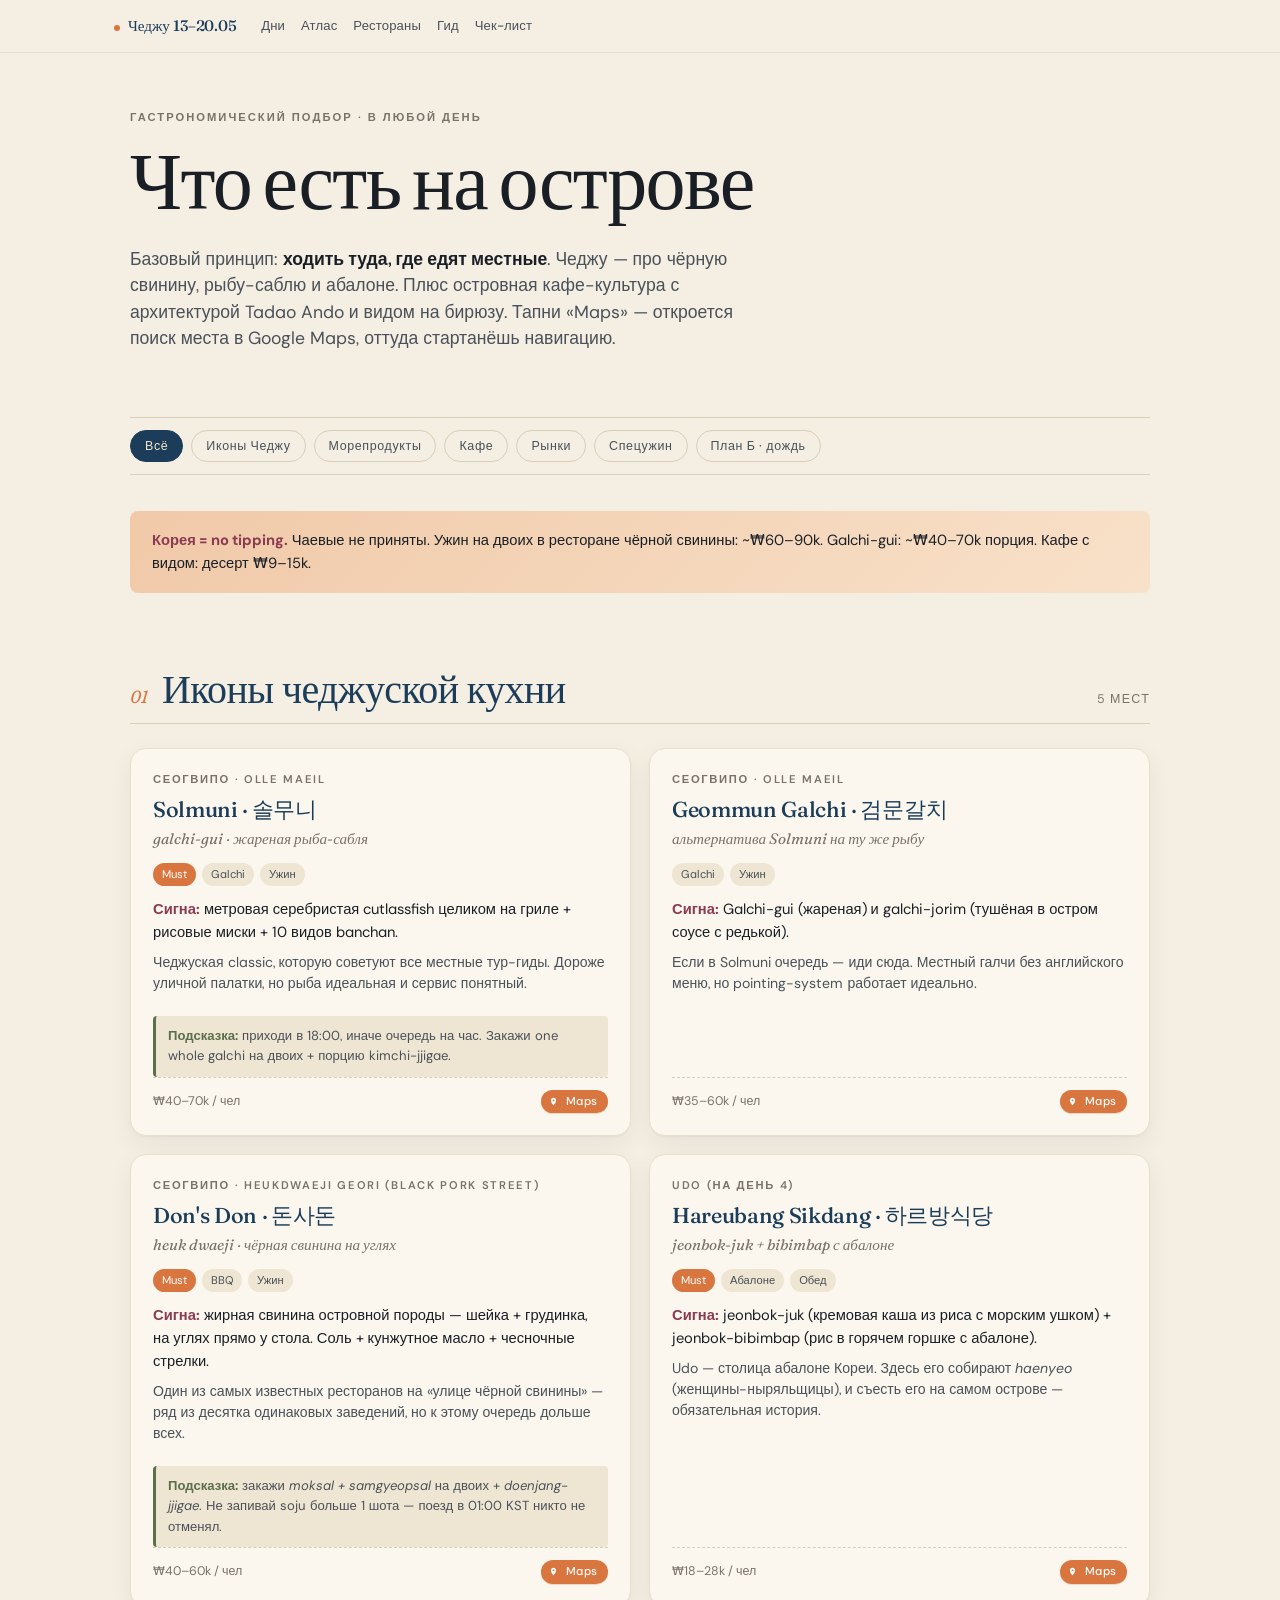
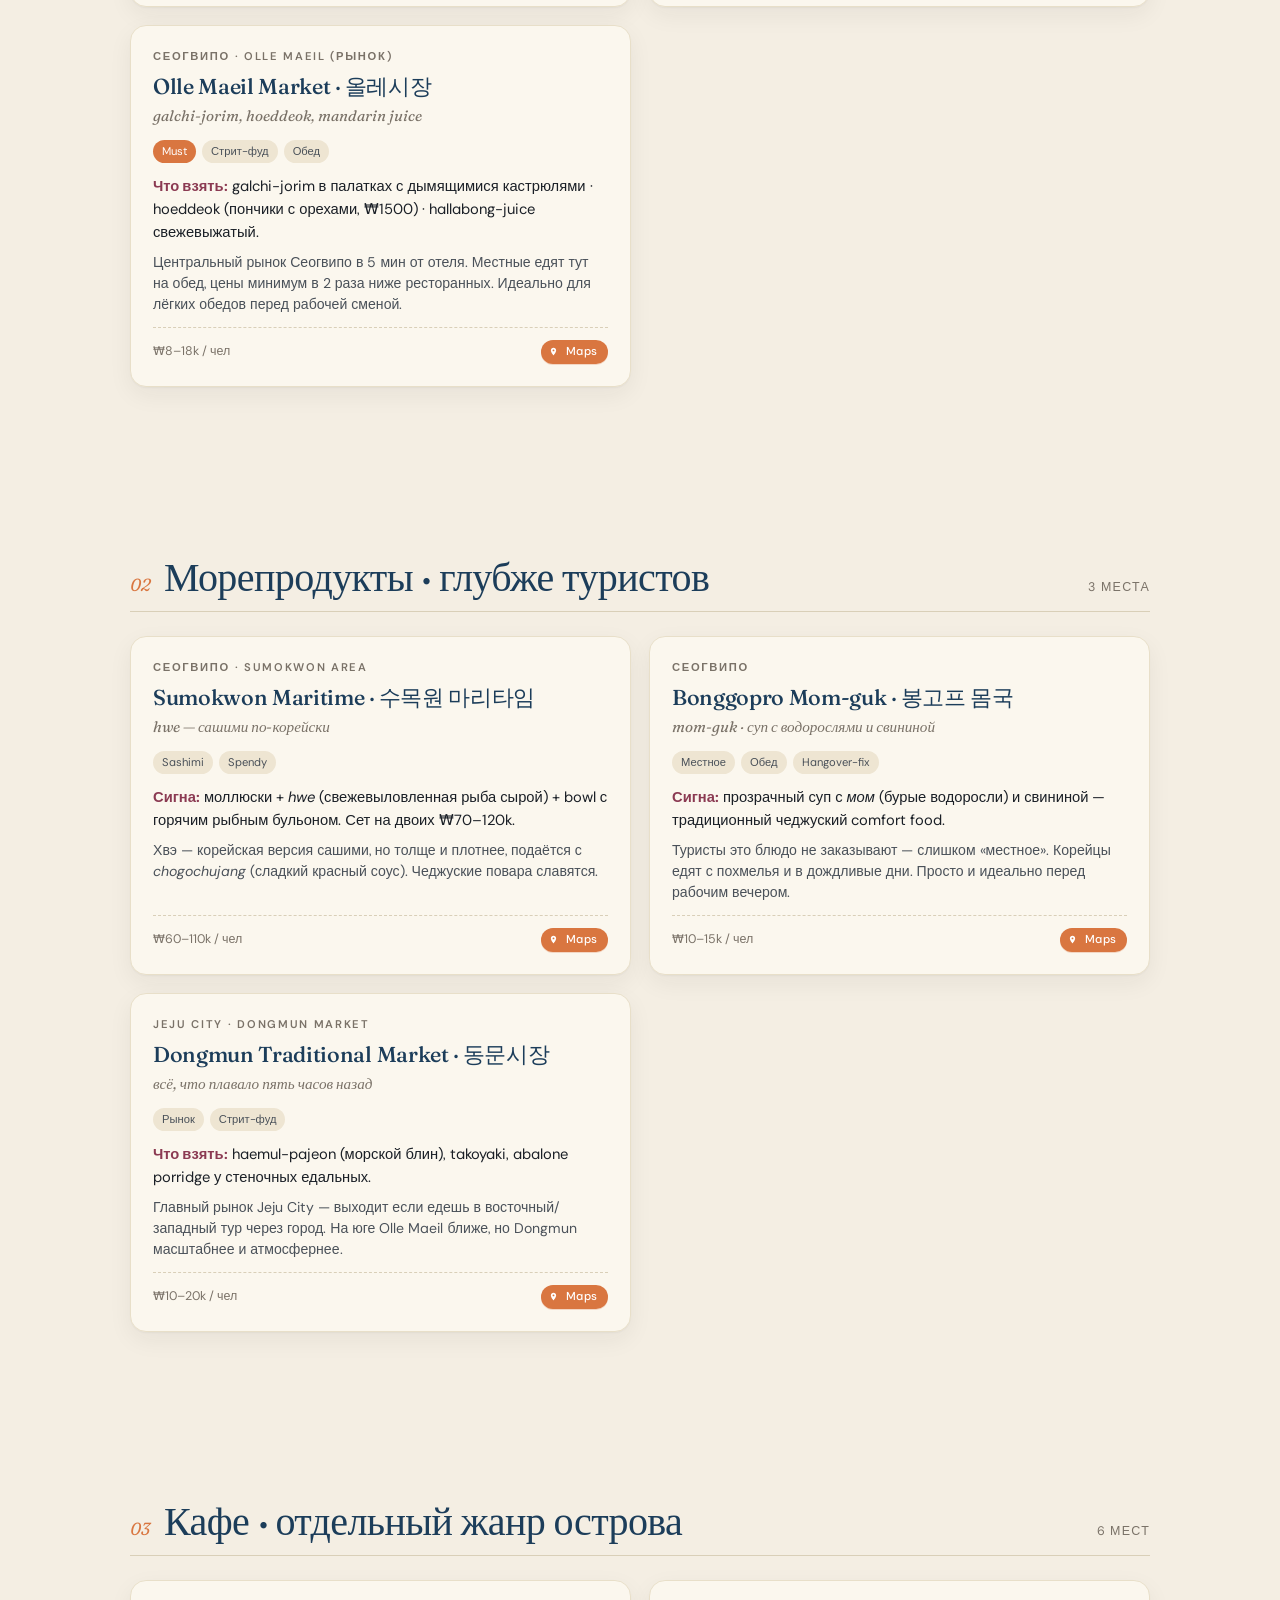
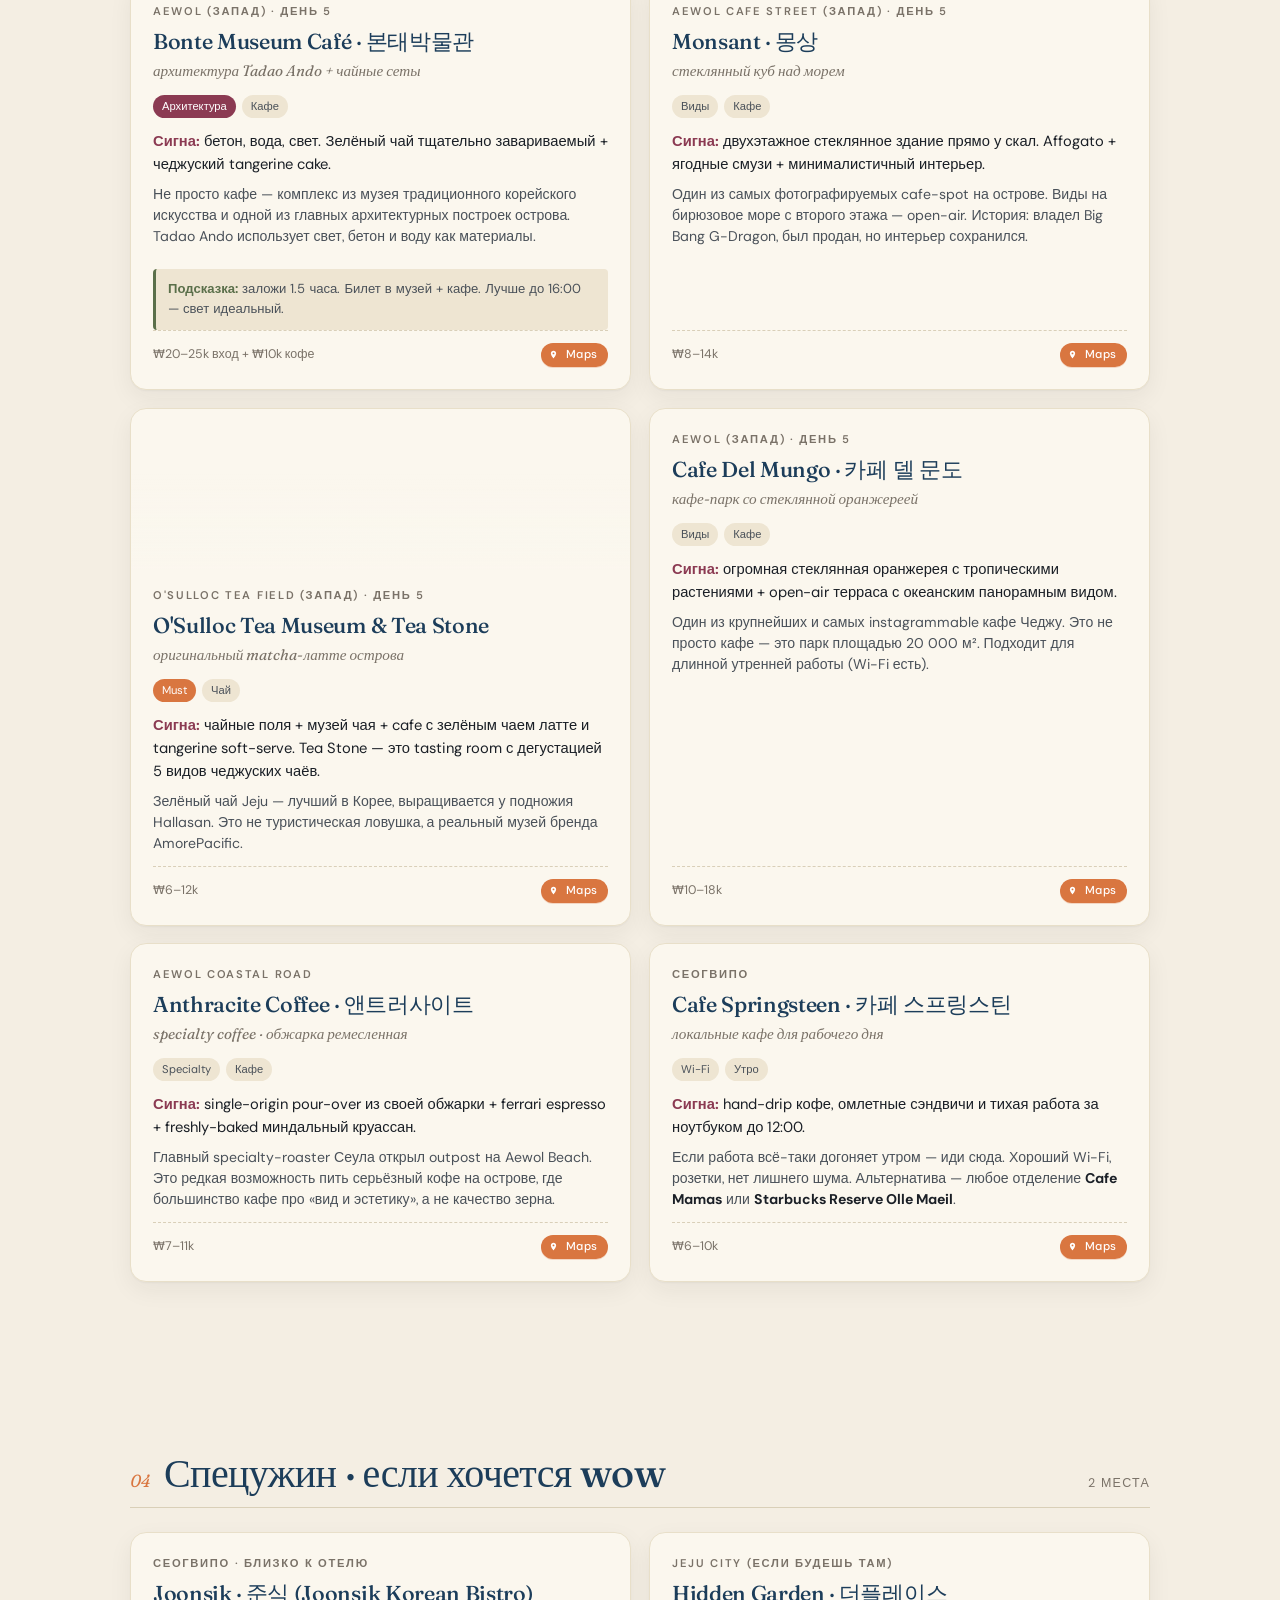
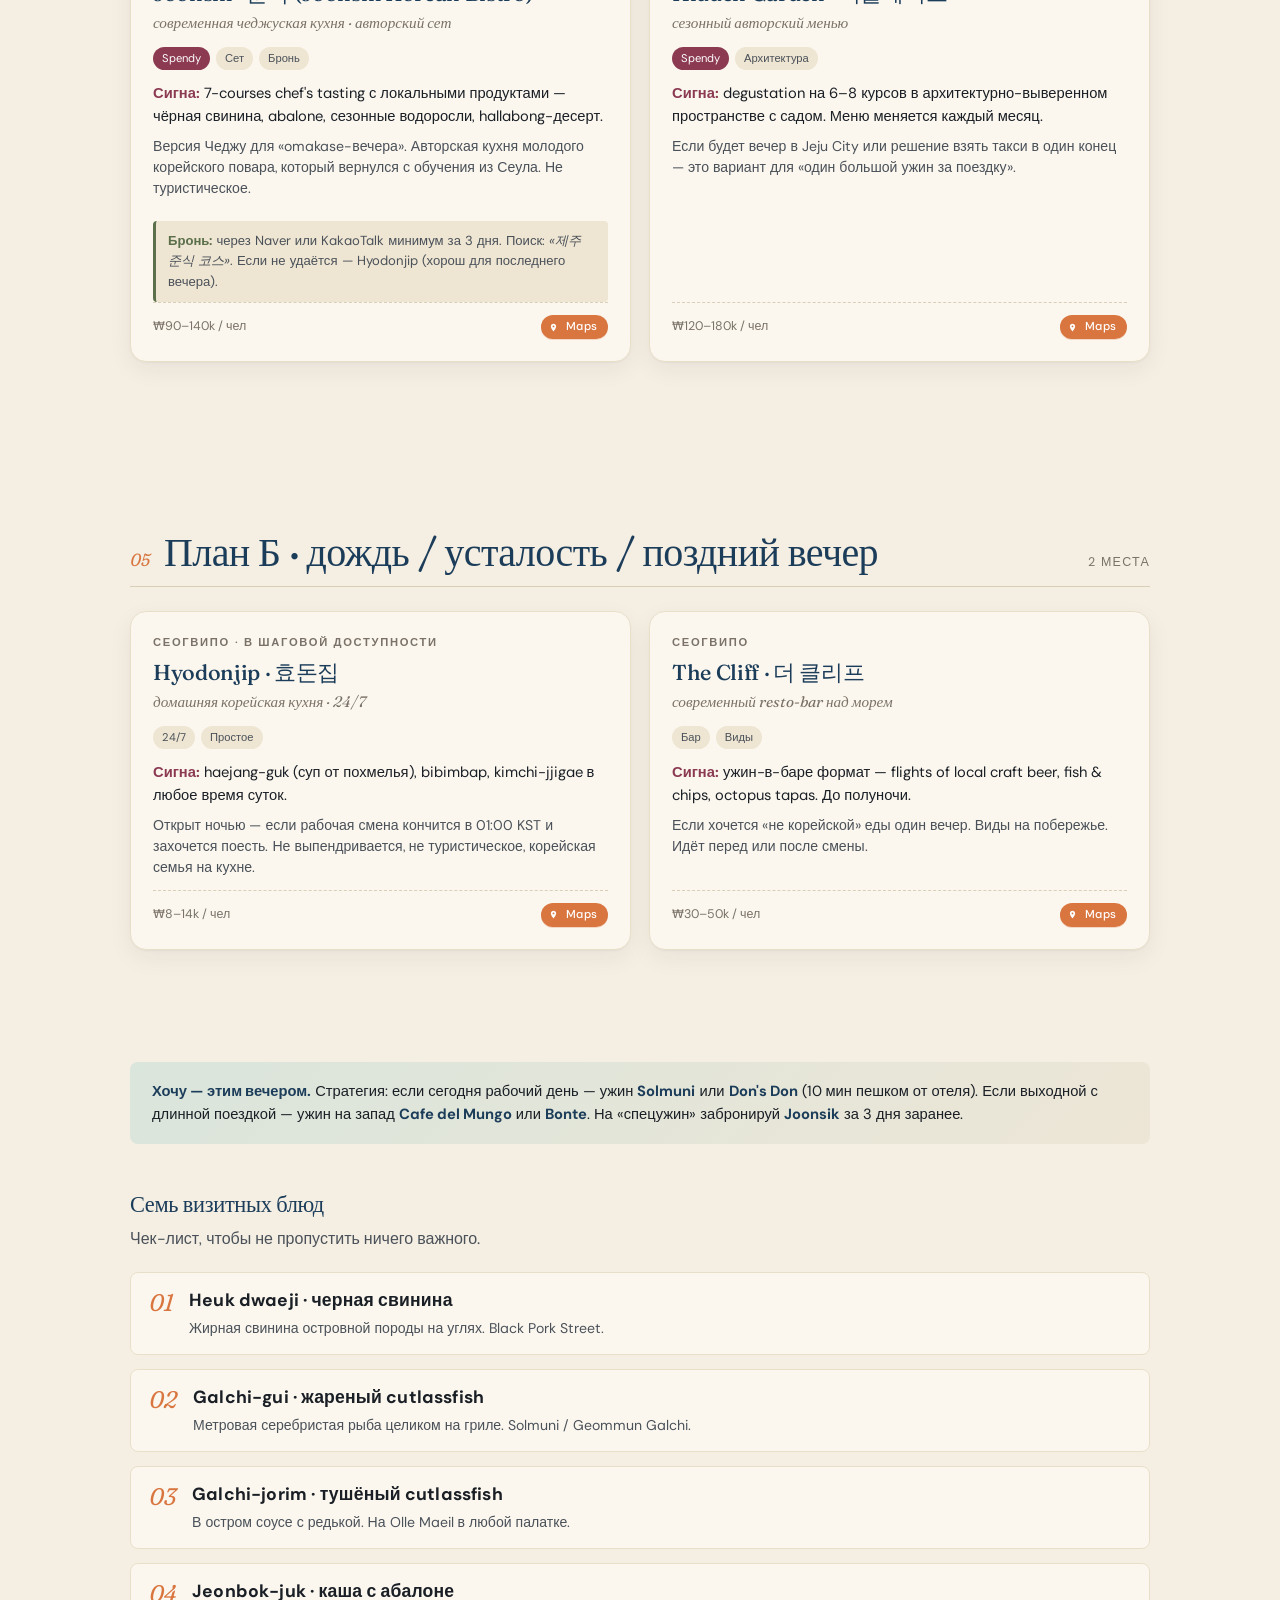
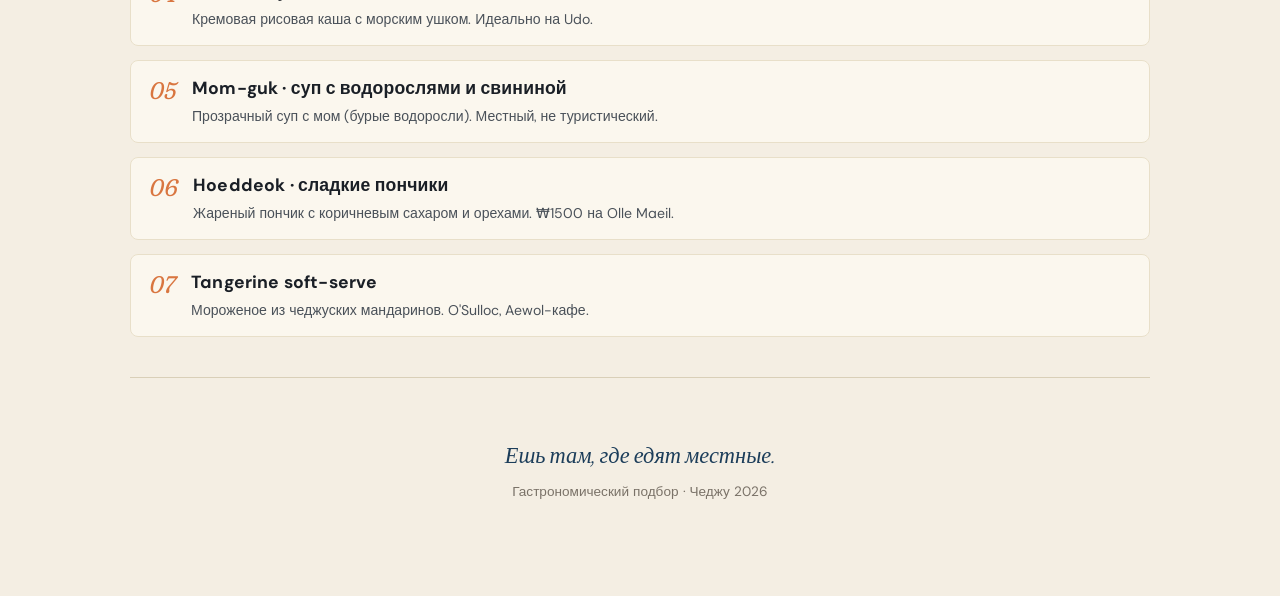
<file: restaurants.html>
<!DOCTYPE html>
<html lang="ru">
<head>
<meta charset="UTF-8">
<meta name="viewport" content="width=device-width, initial-scale=1.0, viewport-fit=cover">
<meta name="theme-color" content="#1C3D5A">
<title>Рестораны Чеджу · гастрономический подбор</title>
<link rel="preconnect" href="https://fonts.googleapis.com">
<link rel="preconnect" href="https://fonts.gstatic.com" crossorigin>
<link href="https://fonts.googleapis.com/css2?family=Fraunces:opsz,wght,SOFT,WONK@9..144,300..900,0..100,0..1&family=DM+Sans:opsz,wght@9..40,300..700&display=swap" rel="stylesheet">
<link rel="stylesheet" href="style.css">
</head>
<body>

<div class="scroll-progress" aria-hidden="true"><div class="scroll-progress-bar" id="scroll-progress-bar"></div></div>

<nav class="topnav">
    <div class="topnav-inner">
    <a class="brand" href="index.html">Чеджу 13–20.05</a>
    <a class="navlink" href="index.html">Дни</a>
    <a class="navlink" href="atlas.html">Атлас</a>
    <a class="navlink" href="restaurants.html">Рестораны</a>
    <a class="navlink" href="guide.html">Гид</a>
    <a class="navlink" href="index.html#checklist">Чек-лист</a>
  </div>
</nav>

<main class="wrap-wide">

  <header class="rest-hero">
    <p class="eyebrow">Гастрономический подбор · в любой день</p>
    <h1 class="display"><span class="word">Что есть</span> <span class="word it">на острове</span></h1>
    <p style="font-size: 1.1rem; color: var(--ink-soft); max-width: 640px; margin-top: 24px; line-height: 1.5;">
      Базовый принцип: <strong>ходить туда, где едят местные</strong>. Чеджу — про чёрную свинину, рыбу-саблю и абалоне. Плюс островная кафе-культура с архитектурой Tadao Ando и видом на бирюзу. Тапни «Maps» — откроется поиск места в Google Maps, оттуда стартанёшь навигацию.
    </p>
  </header>

  <div class="rest-filter" role="toolbar" aria-label="Фильтр по типу">
    <button class="active" data-filter="all">Всё</button>
    <button data-filter="iconic">Иконы Чеджу</button>
    <button data-filter="seafood">Морепродукты</button>
    <button data-filter="cafe">Кафе</button>
    <button data-filter="market">Рынки</button>
    <button data-filter="luxe">Спецужин</button>
    <button data-filter="rainy">План Б · дождь</button>
  </div>

  <div class="callout">
    <strong>Корея = no tipping.</strong> Чаевые не приняты. Ужин на двоих в ресторане чёрной свинины: ~₩60–90k. Galchi-gui: ~₩40–70k порция. Кафе с видом: десерт ₩9–15k.
  </div>

  <!-- ========= GROUP 1: ICONIC ========= -->
  <section class="rest-group" id="iconic">
    <div class="rest-group-head">
      <span class="num">01</span>
      <h2>Иконы чеджуской кухни</h2>
      <span class="count">5 мест</span>
    </div>
    <div class="rest-grid">

      <article class="rest-card" data-tags="iconic seafood" data-wiki="Cutlassfish">
        <div class="rest-eyebrow">
          <span class="rest-area">Сеогвипо · Olle Maeil</span>
        </div>
        <h3>Solmuni · 솔무니</h3>
        <div class="rest-kr">galchi-gui · жареная рыба-сабля</div>
        <div class="rest-chips">
          <span class="chip must">Must</span>
          <span class="chip">Galchi</span>
          <span class="chip">Ужин</span>
        </div>
        <p class="rest-sig"><strong>Сигна:</strong> метровая серебристая cutlassfish целиком на гриле + рисовые миски + 10 видов banchan.</p>
        <p class="rest-why">Чеджуская classic, которую советуют все местные тур-гиды. Дороже уличной палатки, но рыба идеальная и сервис понятный.</p>
        <div class="rest-tip">
          <strong>Подсказка:</strong> приходи в 18:00, иначе очередь на час. Закажи one whole galchi на двоих + порцию kimchi-jjigae.
        </div>
        <div class="rest-foot">
          <span class="rest-meta">₩40–70k / чел</span>
          <a class="map-btn" href="https://www.google.com/maps/search/?api=1&query=Solmuni+Galchi+Seogwipo" target="_blank" rel="noopener">Maps</a>
        </div>
      </article>

      <article class="rest-card" data-tags="iconic seafood" data-wiki="Cutlassfish">
        <div class="rest-eyebrow">
          <span class="rest-area">Сеогвипо · Olle Maeil</span>
        </div>
        <h3>Geommun Galchi · 검문갈치</h3>
        <div class="rest-kr">альтернатива Solmuni на ту же рыбу</div>
        <div class="rest-chips">
          <span class="chip">Galchi</span>
          <span class="chip">Ужин</span>
        </div>
        <p class="rest-sig"><strong>Сигна:</strong> Galchi-gui (жареная) и galchi-jorim (тушёная в остром соусе с редькой).</p>
        <p class="rest-why">Если в Solmuni очередь — иди сюда. Местный галчи без английского меню, но pointing-system работает идеально.</p>
        <div class="rest-foot">
          <span class="rest-meta">₩35–60k / чел</span>
          <a class="map-btn" href="https://www.google.com/maps/search/?api=1&query=Geommun+Galchi+Seogwipo" target="_blank" rel="noopener">Maps</a>
        </div>
      </article>

      <article class="rest-card" data-tags="iconic" data-wiki="Black_pig">
        <div class="rest-eyebrow">
          <span class="rest-area">Сеогвипо · Heukdwaeji Geori (Black Pork Street)</span>
        </div>
        <h3>Don's Don · 돈사돈</h3>
        <div class="rest-kr">heuk dwaeji · чёрная свинина на углях</div>
        <div class="rest-chips">
          <span class="chip must">Must</span>
          <span class="chip">BBQ</span>
          <span class="chip">Ужин</span>
        </div>
        <p class="rest-sig"><strong>Сигна:</strong> жирная свинина островной породы — шейка + грудинка, на углях прямо у стола. Соль + кунжутное масло + чесночные стрелки.</p>
        <p class="rest-why">Один из самых известных ресторанов на «улице чёрной свинины» — ряд из десятка одинаковых заведений, но к этому очередь дольше всех.</p>
        <div class="rest-tip">
          <strong>Подсказка:</strong> закажи <em>moksal + samgyeopsal</em> на двоих + <em>doenjang-jjigae</em>. Не запивай soju больше 1 шота — поезд в 01:00 KST никто не отменял.
        </div>
        <div class="rest-foot">
          <span class="rest-meta">₩40–60k / чел</span>
          <a class="map-btn" href="https://www.google.com/maps/search/?api=1&query=Black+Pork+Street+Seogwipo+Don+Sa+Don" target="_blank" rel="noopener">Maps</a>
        </div>
      </article>

      <article class="rest-card" data-tags="iconic seafood" data-wiki="Abalone">
        <div class="rest-eyebrow">
          <span class="rest-area">Udo (на день 4)</span>
        </div>
        <h3>Hareubang Sikdang · 하르방식당</h3>
        <div class="rest-kr">jeonbok-juk + bibimbap с абалоне</div>
        <div class="rest-chips">
          <span class="chip must">Must</span>
          <span class="chip">Абалоне</span>
          <span class="chip">Обед</span>
        </div>
        <p class="rest-sig"><strong>Сигна:</strong> jeonbok-juk (кремовая каша из риса с морским ушком) + jeonbok-bibimbap (рис в горячем горшке с абалоне).</p>
        <p class="rest-why">Udo — столица абалоне Кореи. Здесь его собирают <em>haenyeo</em> (женщины-ныряльщицы), и съесть его на самом острове — обязательная история.</p>
        <div class="rest-foot">
          <span class="rest-meta">₩18–28k / чел</span>
          <a class="map-btn" href="https://www.google.com/maps/search/?api=1&query=Udo+abalone+restaurant+jeonbok+juk" target="_blank" rel="noopener">Maps</a>
        </div>
      </article>

      <article class="rest-card" data-tags="iconic" data-wiki="Seogwipo">
        <div class="rest-eyebrow">
          <span class="rest-area">Сеогвипо · Olle Maeil (рынок)</span>
        </div>
        <h3>Olle Maeil Market · 올레시장</h3>
        <div class="rest-kr">galchi-jorim, hoeddeok, mandarin juice</div>
        <div class="rest-chips">
          <span class="chip must">Must</span>
          <span class="chip">Стрит-фуд</span>
          <span class="chip">Обед</span>
        </div>
        <p class="rest-sig"><strong>Что взять:</strong> galchi-jorim в палатках с дымящимися кастрюлями · hoeddeok (пончики с орехами, ₩1500) · hallabong-juice свежевыжатый.</p>
        <p class="rest-why">Центральный рынок Сеогвипо в 5 мин от отеля. Местные едят тут на обед, цены минимум в 2 раза ниже ресторанных. Идеально для лёгких обедов перед рабочей сменой.</p>
        <div class="rest-foot">
          <span class="rest-meta">₩8–18k / чел</span>
          <a class="map-btn" href="https://www.google.com/maps/search/?api=1&query=Seogwipo+Olle+Maeil+Market" target="_blank" rel="noopener">Maps</a>
        </div>
      </article>

    </div>
  </section>

  <!-- ========= GROUP 2: SEAFOOD & DEEP CUTS ========= -->
  <section class="rest-group" id="seafood">
    <div class="rest-group-head">
      <span class="num">02</span>
      <h2>Морепродукты · глубже туристов</h2>
      <span class="count">3 места</span>
    </div>
    <div class="rest-grid">

      <article class="rest-card" data-tags="seafood" data-wiki="Hoe_(food)">
        <div class="rest-eyebrow">
          <span class="rest-area">Сеогвипо · Sumokwon area</span>
        </div>
        <h3>Sumokwon Maritime · 수목원 마리타임</h3>
        <div class="rest-kr">hwe — сашими по-корейски</div>
        <div class="rest-chips">
          <span class="chip">Sashimi</span>
          <span class="chip">Spendy</span>
        </div>
        <p class="rest-sig"><strong>Сигна:</strong> моллюски + <em>hwe</em> (свежевыловленная рыба сырой) + bowl с горячим рыбным бульоном. Сет на двоих ₩70–120k.</p>
        <p class="rest-why">Хвэ — корейская версия сашими, но толще и плотнее, подаётся с <em>chogochujang</em> (сладкий красный соус). Чеджуские повара славятся.</p>
        <div class="rest-foot">
          <span class="rest-meta">₩60–110k / чел</span>
          <a class="map-btn" href="https://www.google.com/maps/search/?api=1&query=Seogwipo+hwe+sashimi+restaurant" target="_blank" rel="noopener">Maps</a>
        </div>
      </article>

      <article class="rest-card" data-tags="seafood iconic" data-wiki="Korean_cuisine">
        <div class="rest-eyebrow">
          <span class="rest-area">Сеогвипо</span>
        </div>
        <h3>Bonggopro Mom-guk · 봉고프 몸국</h3>
        <div class="rest-kr">mom-guk · суп с водорослями и свининой</div>
        <div class="rest-chips">
          <span class="chip">Местное</span>
          <span class="chip">Обед</span>
          <span class="chip">Hangover-fix</span>
        </div>
        <p class="rest-sig"><strong>Сигна:</strong> прозрачный суп с <em>мом</em> (бурые водоросли) и свининой — традиционный чеджуский comfort food.</p>
        <p class="rest-why">Туристы это блюдо не заказывают — слишком «местное». Корейцы едят с похмелья и в дождливые дни. Просто и идеально перед рабочим вечером.</p>
        <div class="rest-foot">
          <span class="rest-meta">₩10–15k / чел</span>
          <a class="map-btn" href="https://www.google.com/maps/search/?api=1&query=Seogwipo+mom+guk+restaurant" target="_blank" rel="noopener">Maps</a>
        </div>
      </article>

      <article class="rest-card" data-tags="seafood" data-wiki="Jeju_City">
        <div class="rest-eyebrow">
          <span class="rest-area">Jeju City · Dongmun Market</span>
        </div>
        <h3>Dongmun Traditional Market · 동문시장</h3>
        <div class="rest-kr">всё, что плавало пять часов назад</div>
        <div class="rest-chips">
          <span class="chip">Рынок</span>
          <span class="chip">Стрит-фуд</span>
        </div>
        <p class="rest-sig"><strong>Что взять:</strong> haemul-pajeon (морской блин), takoyaki, abalone porridge у стеночных едальных.</p>
        <p class="rest-why">Главный рынок Jeju City — выходит если едешь в восточный/западный тур через город. На юге Olle Maeil ближе, но Dongmun масштабнее и атмосфернее.</p>
        <div class="rest-foot">
          <span class="rest-meta">₩10–20k / чел</span>
          <a class="map-btn" href="https://www.google.com/maps/search/?api=1&query=Dongmun+Traditional+Market+Jeju" target="_blank" rel="noopener">Maps</a>
        </div>
      </article>

    </div>
  </section>

  <!-- ========= GROUP 3: CAFES (Jeju is famous for this) ========= -->
  <section class="rest-group" id="cafe">
    <div class="rest-group-head">
      <span class="num">03</span>
      <h2>Кафе · отдельный жанр острова</h2>
      <span class="count">6 мест</span>
    </div>
    <div class="rest-grid">

      <article class="rest-card" data-tags="cafe luxe" data-wiki="Tadao_Ando">
        <div class="rest-eyebrow">
          <span class="rest-area">Aewol (запад) · день 5</span>
        </div>
        <h3>Bonte Museum Café · 본태박물관</h3>
        <div class="rest-kr">архитектура Tadao Ando + чайные сеты</div>
        <div class="rest-chips">
          <span class="chip luxe">Архитектура</span>
          <span class="chip">Кафе</span>
        </div>
        <p class="rest-sig"><strong>Сигна:</strong> бетон, вода, свет. Зелёный чай тщательно завариваемый + чеджуский tangerine cake.</p>
        <p class="rest-why">Не просто кафе — комплекс из музея традиционного корейского искусства и одной из главных архитектурных построек острова. Tadao Ando использует свет, бетон и воду как материалы.</p>
        <div class="rest-tip">
          <strong>Подсказка:</strong> заложи 1.5 часа. Билет в музей + кафе. Лучше до 16:00 — свет идеальный.
        </div>
        <div class="rest-foot">
          <span class="rest-meta">₩20–25k вход + ₩10k кофе</span>
          <a class="map-btn" href="https://www.google.com/maps/search/?api=1&query=Bonte+Museum+Jeju" target="_blank" rel="noopener">Maps</a>
        </div>
      </article>

      <article class="rest-card" data-tags="cafe" data-wiki="Aewol-eup">
        <div class="rest-eyebrow">
          <span class="rest-area">Aewol Cafe Street (запад) · день 5</span>
        </div>
        <h3>Monsant · 몽상</h3>
        <div class="rest-kr">стеклянный куб над морем</div>
        <div class="rest-chips">
          <span class="chip">Виды</span>
          <span class="chip">Кафе</span>
        </div>
        <p class="rest-sig"><strong>Сигна:</strong> двухэтажное стеклянное здание прямо у скал. Affogato + ягодные смузи + минималистичный интерьер.</p>
        <p class="rest-why">Один из самых фотографируемых cafe-spot на острове. Виды на бирюзовое море с второго этажа — open-air. История: владел Big Bang G-Dragon, был продан, но интерьер сохранился.</p>
        <div class="rest-foot">
          <span class="rest-meta">₩8–14k</span>
          <a class="map-btn" href="https://www.google.com/maps/search/?api=1&query=Monsant+Cafe+Aewol+Jeju" target="_blank" rel="noopener">Maps</a>
        </div>
      </article>

      <article class="rest-card" data-tags="cafe" data-wiki="O'Sulloc_Tea_Museum">
        <div class="rest-eyebrow">
          <span class="rest-area">O'Sulloc Tea Field (запад) · день 5</span>
        </div>
        <h3>O'Sulloc Tea Museum & Tea Stone</h3>
        <div class="rest-kr">оригинальный matcha-латте острова</div>
        <div class="rest-chips">
          <span class="chip must">Must</span>
          <span class="chip">Чай</span>
        </div>
        <p class="rest-sig"><strong>Сигна:</strong> чайные поля + музей чая + cafe с зелёным чаем латте и tangerine soft-serve. Tea Stone — это tasting room с дегустацией 5 видов чеджуских чаёв.</p>
        <p class="rest-why">Зелёный чай Jeju — лучший в Корее, выращивается у подножия Hallasan. Это не туристическая ловушка, а реальный музей бренда AmorePacific.</p>
        <div class="rest-foot">
          <span class="rest-meta">₩6–12k</span>
          <a class="map-btn" href="https://www.google.com/maps/search/?api=1&query=O%27sulloc+Tea+Museum+Jeju" target="_blank" rel="noopener">Maps</a>
        </div>
      </article>

      <article class="rest-card" data-tags="cafe" data-wiki="Aewol-eup">
        <div class="rest-eyebrow">
          <span class="rest-area">Aewol (запад) · день 5</span>
        </div>
        <h3>Cafe Del Mungo · 카페 델 문도</h3>
        <div class="rest-kr">кафе-парк со стеклянной оранжереей</div>
        <div class="rest-chips">
          <span class="chip">Виды</span>
          <span class="chip">Кафе</span>
        </div>
        <p class="rest-sig"><strong>Сигна:</strong> огромная стеклянная оранжерея с тропическими растениями + open-air терраса с океанским панорамным видом.</p>
        <p class="rest-why">Один из крупнейших и самых instagrammable кафе Чеджу. Это не просто кафе — это парк площадью 20 000 м². Подходит для длинной утренней работы (Wi-Fi есть).</p>
        <div class="rest-foot">
          <span class="rest-meta">₩10–18k</span>
          <a class="map-btn" href="https://www.google.com/maps/search/?api=1&query=Del+Moondo+cafe+Jeju" target="_blank" rel="noopener">Maps</a>
        </div>
      </article>

      <article class="rest-card" data-tags="cafe" data-wiki="Coffeehouse">
        <div class="rest-eyebrow">
          <span class="rest-area">Aewol Coastal Road</span>
        </div>
        <h3>Anthracite Coffee · 앤트러사이트</h3>
        <div class="rest-kr">specialty coffee · обжарка ремесленная</div>
        <div class="rest-chips">
          <span class="chip">Specialty</span>
          <span class="chip">Кафе</span>
        </div>
        <p class="rest-sig"><strong>Сигна:</strong> single-origin pour-over из своей обжарки + ferrari espresso + freshly-baked миндальный круассан.</p>
        <p class="rest-why">Главный specialty-roaster Сеула открыл outpost на Aewol Beach. Это редкая возможность пить серьёзный кофе на острове, где большинство кафе про «вид и эстетику», а не качество зерна.</p>
        <div class="rest-foot">
          <span class="rest-meta">₩7–11k</span>
          <a class="map-btn" href="https://www.google.com/maps/search/?api=1&query=Anthracite+Coffee+Jeju+Hannam" target="_blank" rel="noopener">Maps</a>
        </div>
      </article>

      <article class="rest-card" data-tags="cafe rainy" data-wiki="Coffeehouse">
        <div class="rest-eyebrow">
          <span class="rest-area">Сеогвипо</span>
        </div>
        <h3>Cafe Springsteen · 카페 스프링스틴</h3>
        <div class="rest-kr">локальные кафе для рабочего дня</div>
        <div class="rest-chips">
          <span class="chip">Wi-Fi</span>
          <span class="chip">Утро</span>
        </div>
        <p class="rest-sig"><strong>Сигна:</strong> hand-drip кофе, омлетные сэндвичи и тихая работа за ноутбуком до 12:00.</p>
        <p class="rest-why">Если работа всё-таки догоняет утром — иди сюда. Хороший Wi-Fi, розетки, нет лишнего шума. Альтернатива — любое отделение <strong>Cafe Mamas</strong> или <strong>Starbucks Reserve Olle Maeil</strong>.</p>
        <div class="rest-foot">
          <span class="rest-meta">₩6–10k</span>
          <a class="map-btn" href="https://www.google.com/maps/search/?api=1&query=Seogwipo+specialty+coffee+work+cafe" target="_blank" rel="noopener">Maps</a>
        </div>
      </article>

    </div>
  </section>

  <!-- ========= GROUP 4: LUXE ========= -->
  <section class="rest-group" id="luxe">
    <div class="rest-group-head">
      <span class="num">04</span>
      <h2>Спецужин · если хочется wow</h2>
      <span class="count">2 места</span>
    </div>
    <div class="rest-grid">

      <article class="rest-card" data-tags="luxe iconic" data-wiki="Korean_cuisine">
        <div class="rest-eyebrow">
          <span class="rest-area">Сеогвипо · близко к отелю</span>
        </div>
        <h3>Joonsik · 준식 (Joonsik Korean Bistro)</h3>
        <div class="rest-kr">современная чеджуская кухня · авторский сет</div>
        <div class="rest-chips">
          <span class="chip luxe">Spendy</span>
          <span class="chip">Сет</span>
          <span class="chip">Бронь</span>
        </div>
        <p class="rest-sig"><strong>Сигна:</strong> 7-courses chef's tasting с локальными продуктами — чёрная свинина, abalone, сезонные водоросли, hallabong-десерт.</p>
        <p class="rest-why">Версия Чеджу для «omakase-вечера». Авторская кухня молодого корейского повара, который вернулся с обучения из Сеула. Не туристическое.</p>
        <div class="rest-tip">
          <strong>Бронь:</strong> через Naver или KakaoTalk минимум за 3 дня. Поиск: <em>«제주 준식 코스»</em>. Если не удаётся — Hyodonjip (хорош для последнего вечера).
        </div>
        <div class="rest-foot">
          <span class="rest-meta">₩90–140k / чел</span>
          <a class="map-btn" href="https://www.google.com/maps/search/?api=1&query=Seogwipo+chef+tasting+menu+korean+bistro" target="_blank" rel="noopener">Maps</a>
        </div>
      </article>

      <article class="rest-card" data-tags="luxe seafood" data-wiki="Korean_cuisine">
        <div class="rest-eyebrow">
          <span class="rest-area">Jeju City (если будешь там)</span>
        </div>
        <h3>Hidden Garden · 더플레이스</h3>
        <div class="rest-kr">сезонный авторский менью</div>
        <div class="rest-chips">
          <span class="chip luxe">Spendy</span>
          <span class="chip">Архитектура</span>
        </div>
        <p class="rest-sig"><strong>Сигна:</strong> degustation на 6–8 курсов в архитектурно-выверенном пространстве с садом. Меню меняется каждый месяц.</p>
        <p class="rest-why">Если будет вечер в Jeju City или решение взять такси в один конец — это вариант для «один большой ужин за поездку».</p>
        <div class="rest-foot">
          <span class="rest-meta">₩120–180k / чел</span>
          <a class="map-btn" href="https://www.google.com/maps/search/?api=1&query=Jeju+City+chef+tasting+fine+dining" target="_blank" rel="noopener">Maps</a>
        </div>
      </article>

    </div>
  </section>

  <!-- ========= GROUP 5: RAINY DAY ========= -->
  <section class="rest-group" id="rainy">
    <div class="rest-group-head">
      <span class="num">05</span>
      <h2>План Б · дождь / усталость / поздний вечер</h2>
      <span class="count">2 места</span>
    </div>
    <div class="rest-grid">

      <article class="rest-card" data-tags="rainy iconic" data-wiki="Bibimbap">
        <div class="rest-eyebrow">
          <span class="rest-area">Сеогвипо · в шаговой доступности</span>
        </div>
        <h3>Hyodonjip · 효돈집</h3>
        <div class="rest-kr">домашняя корейская кухня · 24/7</div>
        <div class="rest-chips">
          <span class="chip">24/7</span>
          <span class="chip">Простое</span>
        </div>
        <p class="rest-sig"><strong>Сигна:</strong> haejang-guk (суп от похмелья), bibimbap, kimchi-jjigae в любое время суток.</p>
        <p class="rest-why">Открыт ночью — если рабочая смена кончится в 01:00 KST и захочется поесть. Не выпендривается, не туристическое, корейская семья на кухне.</p>
        <div class="rest-foot">
          <span class="rest-meta">₩8–14k / чел</span>
          <a class="map-btn" href="https://www.google.com/maps/search/?api=1&query=Seogwipo+24+hour+korean+restaurant" target="_blank" rel="noopener">Maps</a>
        </div>
      </article>

      <article class="rest-card" data-tags="rainy cafe" data-wiki="Jungmun_Beach">
        <div class="rest-eyebrow">
          <span class="rest-area">Сеогвипо</span>
        </div>
        <h3>The Cliff · 더 클리프</h3>
        <div class="rest-kr">современный resto-bar над морем</div>
        <div class="rest-chips">
          <span class="chip">Бар</span>
          <span class="chip">Виды</span>
        </div>
        <p class="rest-sig"><strong>Сигна:</strong> ужин-в-баре формат — flights of local craft beer, fish & chips, octopus tapas. До полуночи.</p>
        <p class="rest-why">Если хочется «не корейской» еды один вечер. Виды на побережье. Идёт перед или после смены.</p>
        <div class="rest-foot">
          <span class="rest-meta">₩30–50k / чел</span>
          <a class="map-btn" href="https://www.google.com/maps/search/?api=1&query=The+Cliff+Jeju+Jungmun" target="_blank" rel="noopener">Maps</a>
        </div>
      </article>

    </div>
  </section>

  <div class="callout cool">
    <strong>Хочу — этим вечером.</strong> Стратегия: если сегодня рабочий день — ужин <strong>Solmuni</strong> или <strong>Don's Don</strong> (10 мин пешком от отеля). Если выходной с длинной поездкой — ужин на запад <strong>Cafe del Mungo</strong> или <strong>Bonte</strong>. На «спецужин» забронируй <strong>Joonsik</strong> за 3 дня заранее.
  </div>

  <h3 style="margin-top: 48px; color: var(--volcano);">Семь визитных блюд</h3>
  <p class="quiet">Чек-лист, чтобы не пропустить ничего важного.</p>
  <div class="food-list">
    <div class="food-item"><div class="food-num">01</div><div><h4>Heuk dwaeji · черная свинина</h4><p>Жирная свинина островной породы на углях. Black Pork Street.</p></div></div>
    <div class="food-item"><div class="food-num">02</div><div><h4>Galchi-gui · жареный cutlassfish</h4><p>Метровая серебристая рыба целиком на гриле. Solmuni / Geommun Galchi.</p></div></div>
    <div class="food-item"><div class="food-num">03</div><div><h4>Galchi-jorim · тушёный cutlassfish</h4><p>В остром соусе с редькой. На Olle Maeil в любой палатке.</p></div></div>
    <div class="food-item"><div class="food-num">04</div><div><h4>Jeonbok-juk · каша с абалоне</h4><p>Кремовая рисовая каша с морским ушком. Идеально на Udo.</p></div></div>
    <div class="food-item"><div class="food-num">05</div><div><h4>Mom-guk · суп с водорослями и свининой</h4><p>Прозрачный суп с мом (бурые водоросли). Местный, не туристический.</p></div></div>
    <div class="food-item"><div class="food-num">06</div><div><h4>Hoeddeok · сладкие пончики</h4><p>Жареный пончик с коричневым сахаром и орехами. ₩1500 на Olle Maeil.</p></div></div>
    <div class="food-item"><div class="food-num">07</div><div><h4>Tangerine soft-serve</h4><p>Мороженое из чеджуских мандаринов. O'Sulloc, Aewol-кафе.</p></div></div>
  </div>

  <footer>
    <p class="display-italic">Ешь там, где едят местные.</p>
    <p>Гастрономический подбор · Чеджу 2026</p>
  </footer>

</main>

<script src="app.js"></script>
</body>
</html>
</file>
<file: style.css>
:root {
  --bg: #F4EEE3;
  --bg-card: #FBF7EE;
  --bg-card-alt: #EEE5D2;
  --ink: #1A1F26;
  --ink-soft: #4A5159;
  --ink-faint: #7A7268;
  --rule: #D9CFB8;
  --rule-soft: #E8DFC9;
  --volcano: #1C3D5A;
  --volcano-deep: #0E2438;
  --tangerine: #D97640;
  --tangerine-soft: #F0C9A8;
  --moss: #5A6F4A;
  --berry: #8B3A52;
  --shadow: 0 1px 2px rgba(26, 31, 38, 0.04), 0 8px 24px rgba(26, 31, 38, 0.06);
  --shadow-lg: 0 2px 4px rgba(26, 31, 38, 0.04), 0 18px 40px rgba(26, 31, 38, 0.10);
  --radius: 8px;
  --radius-lg: 16px;
}

* { box-sizing: border-box; }
html { -webkit-text-size-adjust: 100%; scroll-behavior: smooth; scroll-padding-top: 80px; }
body {
  margin: 0;
  background: var(--bg);
  color: var(--ink);
  font-family: 'DM Sans', -apple-system, BlinkMacSystemFont, sans-serif;
  font-size: 16px;
  line-height: 1.55;
  font-feature-settings: "ss01", "ss02", "kern";
  -webkit-font-smoothing: antialiased;
  -moz-osx-font-smoothing: grayscale;
}
::selection { background: var(--tangerine); color: white; }

/* ============= TYPOGRAPHY ============= */
.display {
  font-family: 'Fraunces', Georgia, serif;
  font-variation-settings: 'opsz' 144, 'SOFT' 0, 'WONK' 0;
  font-weight: 400;
  letter-spacing: -0.02em;
  line-height: 1.05;
}
.display-italic {
  font-family: 'Fraunces', Georgia, serif;
  font-variation-settings: 'opsz' 144, 'SOFT' 100, 'WONK' 1;
  font-style: italic;
  font-weight: 300;
}
h1, h2, h3, h4 { font-family: 'Fraunces', Georgia, serif; font-weight: 500; letter-spacing: -0.015em; }
h1 { font-size: clamp(2.5rem, 8vw, 5rem); line-height: 1; margin: 0; }
h2 { font-size: clamp(1.75rem, 4vw, 2.5rem); margin: 0 0 0.5em; line-height: 1.1; }
h3 { font-size: 1.4rem; margin: 0 0 0.4em; line-height: 1.2; }
h4 { font-size: 1.1rem; margin: 0 0 0.3em; font-family: 'DM Sans', sans-serif; font-weight: 700; letter-spacing: 0.01em; }
p { margin: 0 0 1em; }
strong { font-weight: 700; color: var(--ink); }
a { color: var(--volcano); text-decoration: underline; text-decoration-color: var(--rule); text-underline-offset: 3px; transition: text-decoration-color 0.2s; }
a:hover { text-decoration-color: var(--tangerine); }
.eyebrow {
  font-family: 'DM Sans', sans-serif;
  font-size: 0.7rem;
  font-weight: 600;
  letter-spacing: 0.18em;
  text-transform: uppercase;
  color: var(--ink-faint);
}

/* ============= LAYOUT ============= */
.wrap { max-width: 760px; margin: 0 auto; padding: 0 24px; }
.wrap-wide { max-width: 1100px; margin: 0 auto; padding: 0 24px; }
@media (min-width: 768px) {
  .wrap { padding: 0 40px; }
  .wrap-wide { padding: 0 40px; }
}

/* ============= SCROLL PROGRESS BAR ============= */
.scroll-progress {
  position: fixed; top: 0; left: 0; right: 0; height: 3px;
  z-index: 200; pointer-events: none; background: transparent;
}
.scroll-progress-bar {
  height: 100%;
  width: 0%;
  background: linear-gradient(90deg, var(--tangerine) 0%, var(--berry) 50%, var(--volcano) 100%);
  transition: width 0.08s linear;
  box-shadow: 0 0 12px rgba(217, 118, 64, 0.4);
}

/* ============= STICKY NAV ============= */
.topnav {
  position: sticky; top: 0; z-index: 100;
  background: rgba(244, 238, 227, 0.92);
  backdrop-filter: blur(12px);
  -webkit-backdrop-filter: blur(12px);
  border-bottom: 1px solid var(--rule-soft);
}
.topnav-inner {
  max-width: 1100px; margin: 0 auto;
  display: flex; align-items: center; gap: 16px;
  padding: 12px 24px;
  overflow-x: auto; scrollbar-width: none;
}
.topnav-inner::-webkit-scrollbar { display: none; }
.topnav .brand {
  font-family: 'Fraunces', serif; font-weight: 500;
  font-size: 0.95rem;
  color: var(--volcano);
  white-space: nowrap;
  margin-right: 8px;
  text-decoration: none;
  letter-spacing: -0.005em;
}
.topnav .brand::before {
  content: ""; display: inline-block;
  width: 6px; height: 6px;
  background: var(--tangerine); border-radius: 50%;
  margin-right: 8px;
  vertical-align: middle;
}
.topnav a.navlink {
  font-size: 0.82rem;
  color: var(--ink-soft);
  text-decoration: none;
  white-space: nowrap;
  padding: 4px 0;
  font-weight: 500;
  letter-spacing: 0.01em;
  position: relative;
  transition: color 0.2s;
}
.topnav a.navlink::after {
  content: "";
  position: absolute;
  left: 0; right: 0; bottom: -2px;
  height: 2px;
  background: var(--tangerine);
  transform: scaleX(0);
  transform-origin: left center;
  transition: transform 0.3s cubic-bezier(0.16, 1, 0.3, 1);
}
.topnav a.navlink.active { color: var(--volcano); }
.topnav a.navlink.active::after,
.topnav a.navlink:hover::after { transform: scaleX(1); }
.topnav a.navlink:hover { color: var(--volcano); }

/* ============= HERO ============= */
.hero {
  padding: 64px 0 48px;
  position: relative;
  overflow: hidden;
}
.hero::before {
  content: ""; position: absolute;
  top: 0; right: -100px; width: 380px; height: 380px;
  background: radial-gradient(circle, var(--tangerine-soft) 0%, transparent 65%);
  opacity: 0.5; pointer-events: none;
  z-index: 0;
  animation: floatBlob 14s ease-in-out infinite;
}
@keyframes floatBlob {
  0%, 100% { transform: translate(0, 0) scale(1); }
  50% { transform: translate(-20px, 20px) scale(1.08); }
}
.hero-content { position: relative; z-index: 1; }
.hero .eyebrow { margin-bottom: 20px; }
.hero h1 { margin-bottom: 28px; }
.hero h1 .word {
  display: inline-block;
  opacity: 0;
  transform: translateY(20px);
  animation: heroIn 0.9s cubic-bezier(0.16, 1, 0.3, 1) forwards;
}
.hero h1 .word:nth-child(1) { animation-delay: 0.1s; }
.hero h1 .word.it { animation-delay: 0.28s; }
@keyframes heroIn { to { opacity: 1; transform: translateY(0); } }
.hero h1 .it {
  font-family: 'Fraunces', serif;
  font-variation-settings: 'opsz' 144, 'SOFT' 100, 'WONK' 1;
  font-style: italic;
  font-weight: 300;
  color: var(--volcano);
}
.hero-meta {
  display: flex; flex-wrap: wrap; gap: 24px 40px;
  padding: 24px 0;
  border-top: 1px solid var(--rule);
  border-bottom: 1px solid var(--rule);
  margin: 28px 0 0;
}
.hero-meta dt { font-size: 0.7rem; letter-spacing: 0.18em; text-transform: uppercase; color: var(--ink-faint); margin-bottom: 4px; }
.hero-meta dd { margin: 0; font-family: 'Fraunces', serif; font-size: 1.3rem; font-weight: 400; color: var(--volcano); letter-spacing: -0.01em; }

/* ============= SECTION ============= */
section { padding: 56px 0; }
.section-head { margin-bottom: 36px; }
.section-head .num {
  font-family: 'Fraunces', serif;
  font-style: italic;
  font-variation-settings: 'opsz' 144, 'SOFT' 100;
  font-size: 1.1rem;
  color: var(--tangerine);
  margin-right: 12px;
  vertical-align: 4px;
}

/* ============= TZ CLOCK ============= */
.tz {
  background: var(--volcano);
  color: #F0E4CC;
  border-radius: var(--radius-lg);
  padding: 24px 28px;
  margin: 32px 0;
  display: grid;
  grid-template-columns: 1fr 1fr;
  gap: 24px;
  box-shadow: var(--shadow);
}
.tz-col .lbl {
  font-size: 0.7rem; letter-spacing: 0.18em; text-transform: uppercase;
  color: rgba(240, 228, 204, 0.6);
  margin-bottom: 8px;
}
.tz-col .city { font-family: 'Fraunces', serif; font-size: 1rem; opacity: 0.85; margin-bottom: 4px; }
.tz-col .time { font-family: 'Fraunces', serif; font-size: 2.4rem; font-weight: 400; letter-spacing: -0.02em; }
.tz-col .time::after {
  content: "·"; margin-left: 4px; color: var(--tangerine);
  animation: blink 1.4s ease-in-out infinite; opacity: 0.7;
}
@keyframes blink { 0%, 100% { opacity: 0.2; } 50% { opacity: 1; } }
.tz-col .date { font-size: 0.85rem; opacity: 0.7; margin-top: 4px; }
.tz-divider {
  position: relative; text-align: center;
  font-size: 0.7rem; letter-spacing: 0.18em; text-transform: uppercase;
  color: rgba(240, 228, 204, 0.5);
  margin: 12px 0 -8px;
  grid-column: 1 / -1;
}

.work-window {
  background: var(--bg-card);
  border: 1px solid var(--rule);
  padding: 20px 24px;
  border-radius: var(--radius);
  margin: 20px 0;
  font-size: 0.93rem;
}
.work-window .key { color: var(--tangerine); font-weight: 600; }

/* ============= DAY GRID (HOME) ============= */
.days-grid {
  display: grid;
  gap: 18px;
  grid-template-columns: 1fr;
}
@media (min-width: 720px) {
  .days-grid {
    grid-template-columns: repeat(6, 1fr);
  }
  .day-tile { grid-column: span 3; }
  .day-tile.featured { grid-column: span 6; }
  .day-tile.featured-half { grid-column: span 3; }
}
@media (min-width: 1024px) {
  .days-grid { grid-template-columns: repeat(6, 1fr); }
  .day-tile { grid-column: span 2; }
  .day-tile.featured { grid-column: span 6; }
  .day-tile.featured-half { grid-column: span 3; }
}

.day-tile {
  position: relative;
  display: flex; flex-direction: column;
  background: var(--bg-card);
  border: 1px solid var(--rule-soft);
  border-radius: var(--radius-lg);
  padding: 22px 22px 24px;
  text-decoration: none;
  color: inherit;
  box-shadow: var(--shadow);
  overflow: hidden;
  transition: transform 0.35s cubic-bezier(0.16, 1, 0.3, 1),
              box-shadow 0.35s cubic-bezier(0.16, 1, 0.3, 1),
              border-color 0.25s;
  min-height: 220px;
}
.day-tile::before {
  content: "";
  position: absolute; inset: 0;
  background: linear-gradient(135deg, rgba(217, 118, 64, 0) 0%, rgba(217, 118, 64, 0.06) 60%, rgba(28, 61, 90, 0.08) 100%);
  opacity: 0;
  transition: opacity 0.35s;
  pointer-events: none;
}
.day-tile:hover {
  transform: translateY(-4px);
  border-color: var(--rule);
  box-shadow: var(--shadow-lg);
}
.day-tile:hover::before { opacity: 1; }
.day-tile:focus-visible {
  outline: 2px solid var(--tangerine);
  outline-offset: 3px;
}

.day-tile .tile-num {
  position: absolute;
  top: 10px; right: 14px;
  font-family: 'Fraunces', serif;
  font-style: italic;
  font-variation-settings: 'opsz' 144, 'SOFT' 100, 'WONK' 1;
  font-weight: 300;
  /* Capped at 5rem so the number doesn't overflow into tile content */
  font-size: clamp(3.2rem, 8vw, 5rem);
  line-height: 0.85;
  color: var(--rule-soft);
  transition: color 0.3s, transform 0.4s cubic-bezier(0.16, 1, 0.3, 1);
  letter-spacing: -0.04em;
  pointer-events: none;
  user-select: none;
  overflow: hidden;
  max-width: 4ch;
}
.day-tile:hover .tile-num {
  color: var(--tangerine-soft);
  transform: scale(1.04) rotate(-3deg);
}
.day-tile.featured .tile-num,
.day-tile.featured-half .tile-num { font-size: clamp(3.5rem, 9vw, 6rem); }
.day-tile.today .tile-num { color: var(--tangerine); }

.day-tile .tile-eyebrow {
  position: relative;
  display: flex; align-items: center; gap: 10px;
  font-size: 0.74rem; font-weight: 600;
  letter-spacing: 0.15em; text-transform: uppercase;
  color: var(--ink-faint);
  margin-bottom: 12px;
  z-index: 1;
}
.day-tile .tile-eyebrow .dot {
  width: 6px; height: 6px; border-radius: 50%;
  background: var(--rule);
}
.day-tile.today .tile-eyebrow .dot {
  background: var(--tangerine);
  box-shadow: 0 0 0 3px rgba(217, 118, 64, 0.18);
  animation: blink 1.4s ease-in-out infinite;
}
.day-tile .tile-date {
  position: relative; z-index: 1;
  font-family: 'Fraunces', serif;
  font-size: 1.6rem; color: var(--volcano);
  letter-spacing: -0.015em; line-height: 1; margin-bottom: 4px;
}
.day-tile .tile-dow {
  position: relative; z-index: 1;
  font-family: 'Fraunces', serif; font-style: italic;
  font-variation-settings: 'opsz' 144, 'SOFT' 100, 'WONK' 1;
  font-weight: 300; color: var(--ink-soft);
  font-size: 1rem;
  margin-bottom: 14px;
}
.day-tile .tile-title {
  position: relative; z-index: 1;
  font-family: 'Fraunces', serif;
  font-size: 1.18rem; font-weight: 500;
  color: var(--ink); line-height: 1.2;
  letter-spacing: -0.01em;
  margin-bottom: 6px;
  max-width: 78%;
}
.day-tile.featured .tile-title,
.day-tile.featured-half .tile-title { font-size: 1.5rem; max-width: 70%; }
.day-tile .tile-sub {
  position: relative; z-index: 1;
  font-size: 0.85rem; color: var(--ink-soft);
  font-style: italic;
  margin: 0 0 14px;
  max-width: 88%;
}
.day-tile .tile-foot {
  position: relative; z-index: 1;
  margin-top: auto;
  display: flex; align-items: center; justify-content: space-between;
  gap: 12px;
  padding-top: 14px;
  border-top: 1px dashed var(--rule);
}
.day-tile .tile-tag {
  font-size: 0.66rem;
  letter-spacing: 0.15em; text-transform: uppercase;
  padding: 4px 10px;
  border-radius: 100px;
  font-weight: 600;
}
.day-tile .tile-arrow {
  font-family: 'DM Sans', sans-serif;
  font-size: 0.78rem;
  font-weight: 600;
  letter-spacing: 0.04em;
  color: var(--volcano);
  white-space: nowrap;
  transition: transform 0.3s cubic-bezier(0.16, 1, 0.3, 1), color 0.2s;
}
.day-tile:hover .tile-arrow { transform: translateX(5px); color: var(--tangerine); }
.day-tile.today {
  background: linear-gradient(160deg, #FFFAF2 0%, #FFF0D6 100%);
  border-color: var(--tangerine);
  border-width: 2px;
  box-shadow: 0 0 0 4px rgba(217, 118, 64, 0.10), var(--shadow-lg);
}
.day-tile.special {
  background: linear-gradient(180deg, #FBF7EE 0%, #F5EBD7 100%);
  border-color: var(--rule);
}
.day-tile .tile-stops {
  display: flex; flex-wrap: wrap; gap: 6px;
  margin-bottom: 14px;
  position: relative; z-index: 1;
  max-width: 90%;
}
.day-tile .tile-stops .stop {
  font-size: 0.72rem;
  color: var(--ink-soft);
  background: var(--bg-card-alt);
  padding: 3px 8px;
  border-radius: 100px;
  white-space: nowrap;
}

/* ============= DAY DETAIL PAGE ============= */
.day-back {
  display: inline-flex; align-items: center; gap: 8px;
  margin: 32px 0 18px;
  font-size: 0.85rem;
  color: var(--ink-soft);
  text-decoration: none;
  transition: color 0.2s, gap 0.25s;
}
.day-back:hover { color: var(--volcano); gap: 12px; }
.day-back .arrow { font-family: 'Fraunces', serif; }

.day-prev-next {
  display: flex; gap: 12px; margin: 36px 0 16px;
}
.day-prev-next a {
  flex: 1;
  display: flex; flex-direction: column;
  padding: 16px 18px;
  background: var(--bg-card);
  border: 1px solid var(--rule-soft);
  border-radius: var(--radius);
  text-decoration: none;
  color: var(--ink);
  transition: all 0.25s cubic-bezier(0.16, 1, 0.3, 1);
}
.day-prev-next a:hover {
  border-color: var(--volcano);
  transform: translateY(-2px);
  box-shadow: var(--shadow);
}
.day-prev-next .pn-dir {
  font-size: 0.7rem; letter-spacing: 0.15em; text-transform: uppercase;
  color: var(--ink-faint); margin-bottom: 4px; font-weight: 600;
}
.day-prev-next .pn-title {
  font-family: 'Fraunces', serif; font-size: 1rem;
  color: var(--volcano); font-weight: 500;
}
.day-prev-next .pn-next { text-align: right; }

/* ============= DAY CARD ============= */
.day {
  background: var(--bg-card);
  border-radius: var(--radius-lg);
  padding: 28px 24px;
  margin-bottom: 24px;
  box-shadow: var(--shadow);
  border: 1px solid transparent;
  position: relative;
  transition: border-color 0.25s, transform 0.35s cubic-bezier(0.16, 1, 0.3, 1),
              box-shadow 0.35s cubic-bezier(0.16, 1, 0.3, 1);
  scroll-margin-top: 72px;
}
@media (min-width: 768px) { .day { padding: 36px 40px; } }
.day.today {
  border-color: var(--tangerine);
  background: linear-gradient(180deg, #FBF7EE 0%, #FFF5E6 100%);
}
.day.today .day-header::after {
  content: "сегодня";
  display: inline-block;
  margin-left: 12px;
  background: var(--tangerine);
  color: white;
  font-size: 0.65rem;
  font-weight: 700;
  letter-spacing: 0.1em;
  text-transform: uppercase;
  padding: 4px 10px;
  border-radius: 100px;
  vertical-align: 6px;
}
.day.special { background: linear-gradient(180deg, #FBF7EE 0%, #F5EBD7 100%); }

.day-num {
  position: absolute;
  top: 18px; right: 18px;
  width: 32px; height: 32px;
  display: flex; align-items: center; justify-content: center;
  font-family: 'Fraunces', serif;
  font-size: 0.95rem;
  font-weight: 500;
  color: var(--ink-faint);
  background: var(--bg-card-alt);
  border-radius: 50%;
  letter-spacing: -0.02em;
  transition: all 0.3s;
  z-index: 2;
}
.day.today .day-num { background: var(--tangerine); color: white; }
@media (min-width: 768px) {
  .day-num { top: 24px; right: 28px; width: 36px; height: 36px; font-size: 1.05rem; }
}

.day-header {
  display: flex; flex-wrap: wrap; align-items: baseline; gap: 12px;
  margin-bottom: 16px;
  padding-bottom: 16px;
  border-bottom: 1px solid var(--rule-soft);
}
.day-date {
  font-family: 'Fraunces', serif;
  font-size: 2.2rem;
  font-weight: 400;
  letter-spacing: -0.02em;
  color: var(--volcano);
  line-height: 1;
}
.day-dow {
  font-family: 'Fraunces', serif;
  font-style: italic;
  font-variation-settings: 'opsz' 144, 'SOFT' 100, 'WONK' 1;
  font-size: 1.4rem;
  color: var(--ink-soft);
  font-weight: 300;
}
.day-tag {
  margin-left: auto;
  font-size: 0.7rem;
  letter-spacing: 0.15em;
  text-transform: uppercase;
  padding: 5px 12px;
  border-radius: 100px;
  font-weight: 600;
}
.tag-work { background: var(--bg-card-alt); color: var(--ink-soft); }
.tag-free { background: var(--tangerine); color: white; box-shadow: 0 4px 12px rgba(217, 118, 64, 0.30); }
.tag-travel { background: var(--moss); color: #F4EEE3; }

.day-title { font-size: 1.5rem; color: var(--volcano); margin: 16px 0 6px; line-height: 1.2; }
.day-subtitle { font-size: 0.95rem; color: var(--ink-soft); font-style: italic; margin-bottom: 20px; }

/* TIMELINE */
.timeline { list-style: none; padding: 0; margin: 16px 0 0; }
.timeline > li {
  display: grid;
  grid-template-columns: 64px 1fr;
  gap: 16px;
  padding: 14px 0;
  border-top: 1px dashed var(--rule);
  position: relative;
  transition: padding-left 0.25s cubic-bezier(0.16, 1, 0.3, 1);
}
.timeline > li:first-child { border-top: 0; padding-top: 0; }
.t-time {
  font-family: 'Fraunces', serif;
  font-size: 1rem;
  font-weight: 500;
  color: var(--tangerine);
  letter-spacing: -0.01em;
  padding-top: 2px;
  transition: color 0.2s, transform 0.25s cubic-bezier(0.16, 1, 0.3, 1);
}
.timeline > li:hover .t-time { color: var(--berry); transform: scale(1.05); transform-origin: left center; }
.timeline > li:hover .place { color: var(--volcano); }
.t-body { font-size: 0.95rem; }
.t-body .place { font-weight: 600; color: var(--ink); margin-right: 4px; transition: color 0.2s; }
.t-body .note { color: var(--ink-soft); font-size: 0.9rem; margin-top: 4px; line-height: 1.5; }

.map-btn {
  display: inline-flex; align-items: center; gap: 4px;
  background: var(--tangerine); color: white !important;
  font-size: 0.72rem; letter-spacing: 0.05em;
  padding: 3px 10px 3px 8px;
  border-radius: 100px;
  text-decoration: none;
  margin-left: 6px;
  font-weight: 500;
  vertical-align: 2px;
  transition: background 0.2s, transform 0.2s, box-shadow 0.2s;
  box-shadow: 0 1px 0 rgba(217, 118, 64, 0.25);
}
.map-btn::before {
  content: "";
  display: inline-block;
  width: 9px; height: 9px;
  margin-right: 4px;
  vertical-align: -1px;
  background: currentColor;
  -webkit-mask-image: url('data:image/svg+xml;utf8,<svg xmlns="http://www.w3.org/2000/svg" viewBox="0 0 24 24"><path d="M12 2C8.13 2 5 5.13 5 9c0 5.25 7 13 7 13s7-7.75 7-13c0-3.87-3.13-7-7-7zm0 9.5a2.5 2.5 0 0 1 0-5 2.5 2.5 0 0 1 0 5z"/></svg>');
          mask-image: url('data:image/svg+xml;utf8,<svg xmlns="http://www.w3.org/2000/svg" viewBox="0 0 24 24"><path d="M12 2C8.13 2 5 5.13 5 9c0 5.25 7 13 7 13s7-7.75 7-13c0-3.87-3.13-7-7-7zm0 9.5a2.5 2.5 0 0 1 0-5 2.5 2.5 0 0 1 0 5z"/></svg>');
  -webkit-mask-size: contain; mask-size: contain;
  -webkit-mask-repeat: no-repeat; mask-repeat: no-repeat;
}
.map-btn:hover {
  background: #C0612B;
  transform: translateY(-1px);
  box-shadow: 0 2px 8px rgba(217, 118, 64, 0.4);
}

.day-note {
  margin-top: 20px;
  padding: 16px 18px;
  background: var(--bg-card-alt);
  border-left: 3px solid var(--tangerine);
  border-radius: 4px;
  font-size: 0.9rem;
  color: var(--ink-soft);
}
.day-note strong { color: var(--berry); }

.work-block {
  margin-top: 18px;
  padding: 12px 16px;
  background: var(--volcano);
  color: #F0E4CC;
  font-size: 0.85rem;
  border-radius: var(--radius);
  display: flex; align-items: center; justify-content: space-between;
  gap: 16px;
  flex-wrap: wrap;
}
.work-block .lbl { font-size: 0.7rem; letter-spacing: 0.15em; text-transform: uppercase; opacity: 0.7; }
.work-block .val { font-family: 'Fraunces', serif; font-size: 1rem; }

/* ============= DAY ROUTE CTA ============= */
.day-route {
  display: flex; align-items: center; gap: 12px;
  width: 100%;
  margin: 18px 0 4px;
  padding: 14px 18px;
  background: linear-gradient(135deg, var(--volcano) 0%, var(--volcano-deep) 100%);
  color: #F0E4CC !important;
  text-decoration: none !important;
  border-radius: var(--radius);
  font-size: 0.92rem;
  font-weight: 500;
  letter-spacing: 0.005em;
  box-shadow: 0 1px 2px rgba(28, 61, 90, 0.18), 0 6px 18px rgba(28, 61, 90, 0.18);
  transition: transform 0.25s cubic-bezier(0.16, 1, 0.3, 1), box-shadow 0.25s, background 0.25s;
  position: relative;
  overflow: hidden;
}
.day-route::after {
  content: "";
  position: absolute; inset: 0;
  background: linear-gradient(120deg, transparent 0%, rgba(240, 228, 204, 0.08) 50%, transparent 100%);
  transform: translateX(-100%);
  transition: transform 0.6s cubic-bezier(0.16, 1, 0.3, 1);
  pointer-events: none;
}
.day-route:hover {
  transform: translateY(-2px);
  box-shadow: 0 2px 4px rgba(28, 61, 90, 0.22), 0 14px 30px rgba(28, 61, 90, 0.26);
  background: linear-gradient(135deg, var(--volcano-deep) 0%, #061727 100%);
}
.day-route:hover::after { transform: translateX(100%); }
.day-route:active { transform: translateY(0); }
.day-route .pin {
  flex: 0 0 36px;
  width: 36px; height: 36px;
  display: flex; align-items: center; justify-content: center;
  background: rgba(240, 228, 204, 0.10);
  border: 1px solid rgba(240, 228, 204, 0.18);
  border-radius: 50%;
}
.day-route .pin svg { width: 16px; height: 16px; }
.day-route .body { display: flex; flex-direction: column; gap: 2px; flex: 1; }
.day-route .title {
  font-family: 'Fraunces', serif;
  font-size: 1.02rem;
  font-weight: 500;
  line-height: 1.1;
  color: #F4EAD2;
}
.day-route .sub {
  font-size: 0.74rem; letter-spacing: 0.12em; text-transform: uppercase;
  opacity: 0.7;
}
.day-route .arrow {
  flex: 0 0 auto;
  font-family: 'Fraunces', serif;
  font-size: 1.5rem;
  line-height: 1;
  transition: transform 0.3s cubic-bezier(0.16, 1, 0.3, 1);
}
.day-route:hover .arrow { transform: translateX(6px); }
.day.special .day-route {
  background: linear-gradient(135deg, var(--berry) 0%, #5A2030 100%);
  box-shadow: 0 1px 2px rgba(139, 58, 82, 0.20), 0 6px 18px rgba(139, 58, 82, 0.22);
}
.day.special .day-route:hover {
  background: linear-gradient(135deg, #5A2030 0%, #3A1220 100%);
}

/* ============= LOGISTICS CARDS ============= */
.grid-2 { display: grid; gap: 20px; grid-template-columns: 1fr; }
@media (min-width: 600px) { .grid-2 { grid-template-columns: 1fr 1fr; } }
.grid-3 { display: grid; gap: 20px; grid-template-columns: 1fr; }
@media (min-width: 600px) { .grid-3 { grid-template-columns: 1fr 1fr; } }
@media (min-width: 900px) { .grid-3 { grid-template-columns: 1fr 1fr 1fr; } }

.info-card {
  background: var(--bg-card);
  padding: 24px;
  border-radius: var(--radius-lg);
  border: 1px solid var(--rule-soft);
}
.info-card h3 { color: var(--volcano); }
.info-card ul { padding-left: 18px; margin: 0; }
.info-card li { margin: 8px 0; }
.info-card .pill {
  display: inline-block;
  font-size: 0.72rem;
  background: var(--bg-card-alt);
  padding: 2px 9px;
  border-radius: 100px;
  margin-right: 6px;
  color: var(--ink-soft);
}
.info-card .pill.tier { background: var(--tangerine-soft); color: var(--volcano-deep); font-weight: 600; }

/* FOOD intro */
.food-list { display: grid; gap: 14px; margin-top: 20px; }
.food-item {
  display: grid; grid-template-columns: auto 1fr; gap: 16px;
  padding: 14px 18px;
  background: var(--bg-card);
  border-radius: var(--radius);
  border: 1px solid var(--rule-soft);
}
.food-num {
  font-family: 'Fraunces', serif;
  font-style: italic;
  font-variation-settings: 'opsz' 144, 'SOFT' 100, 'WONK' 1;
  color: var(--tangerine);
  font-size: 1.5rem;
  font-weight: 400;
  line-height: 1;
  padding-top: 4px;
}
.food-item h4 { margin-bottom: 4px; }
.food-item p { font-size: 0.88rem; color: var(--ink-soft); margin: 0; }

/* ============= RESTAURANTS PAGE ============= */
.rest-hero {
  padding: 56px 0 24px;
}
.rest-filter {
  display: flex; flex-wrap: wrap; gap: 8px;
  margin: 24px 0 36px;
  padding: 12px 0;
  border-top: 1px solid var(--rule);
  border-bottom: 1px solid var(--rule);
}
.rest-filter button {
  font-family: 'DM Sans', sans-serif;
  font-size: 0.78rem;
  letter-spacing: 0.05em;
  background: transparent;
  border: 1px solid var(--rule);
  color: var(--ink-soft);
  padding: 7px 14px;
  border-radius: 100px;
  cursor: pointer;
  transition: all 0.2s;
  font-weight: 500;
}
.rest-filter button:hover { border-color: var(--volcano); color: var(--volcano); }
.rest-filter button.active {
  background: var(--volcano);
  color: #F0E4CC;
  border-color: var(--volcano);
}

.rest-group { margin-bottom: 56px; }
.rest-group-head {
  display: flex; align-items: baseline; gap: 14px;
  margin: 0 0 24px;
  padding-bottom: 12px;
  border-bottom: 1px solid var(--rule);
}
.rest-group-head .num {
  font-family: 'Fraunces', serif; font-style: italic;
  font-variation-settings: 'opsz' 144, 'SOFT' 100;
  font-size: 1.1rem; color: var(--tangerine);
}
.rest-group-head h2 { margin: 0; color: var(--volcano); }
.rest-group-head .count {
  margin-left: auto; font-size: 0.78rem;
  color: var(--ink-faint); letter-spacing: 0.1em; text-transform: uppercase;
}

.rest-grid {
  display: grid; gap: 18px;
  grid-template-columns: 1fr;
}
@media (min-width: 720px) { .rest-grid { grid-template-columns: 1fr 1fr; } }

.rest-card {
  display: flex; flex-direction: column;
  background: var(--bg-card);
  border: 1px solid var(--rule-soft);
  border-radius: var(--radius-lg);
  padding: 22px;
  box-shadow: var(--shadow);
  transition: transform 0.3s cubic-bezier(0.16, 1, 0.3, 1),
              box-shadow 0.3s, border-color 0.25s;
  position: relative;
  overflow: hidden;
}
.rest-card::before {
  content: "";
  position: absolute; top: 0; left: 0; right: 0; height: 3px;
  background: linear-gradient(90deg, var(--tangerine), var(--berry));
  transform: scaleX(0); transform-origin: left center;
  transition: transform 0.3s cubic-bezier(0.16, 1, 0.3, 1);
}
.rest-card:hover {
  transform: translateY(-3px);
  box-shadow: var(--shadow-lg);
  border-color: var(--rule);
}
.rest-card:hover::before { transform: scaleX(1); }
.rest-card .rest-eyebrow {
  display: flex; gap: 8px; flex-wrap: wrap; align-items: center;
  margin-bottom: 10px;
}
.rest-card .rest-area {
  font-size: 0.7rem; letter-spacing: 0.15em; text-transform: uppercase;
  color: var(--ink-faint); font-weight: 600;
}
.rest-card h3 {
  font-size: 1.35rem; color: var(--volcano);
  margin: 0 0 4px;
  line-height: 1.15;
}
.rest-card .rest-kr {
  font-family: 'Fraunces', serif;
  font-size: 0.95rem;
  color: var(--ink-faint);
  font-style: italic;
  margin-bottom: 12px;
}
.rest-card .rest-chips {
  display: flex; gap: 6px; flex-wrap: wrap;
  margin-bottom: 12px;
}
.rest-card .chip {
  font-size: 0.7rem;
  padding: 3px 9px;
  border-radius: 100px;
  background: var(--bg-card-alt);
  color: var(--ink-soft);
}
.rest-card .chip.must { background: var(--tangerine); color: white; }
.rest-card .chip.luxe { background: var(--berry); color: white; }
.rest-card .rest-sig {
  font-size: 0.92rem;
  color: var(--ink);
  margin: 0 0 8px;
}
.rest-card .rest-sig strong { color: var(--berry); }
.rest-card .rest-why {
  font-size: 0.88rem;
  color: var(--ink-soft);
  margin: 0 0 12px;
  line-height: 1.5;
}
.rest-card .rest-foot {
  margin-top: auto;
  display: flex; align-items: center; justify-content: space-between;
  gap: 12px;
  padding-top: 12px;
  border-top: 1px dashed var(--rule);
}
.rest-card .rest-meta {
  font-size: 0.78rem;
  color: var(--ink-faint);
}
.rest-card .rest-tip {
  margin-top: 10px;
  padding: 10px 12px;
  background: var(--bg-card-alt);
  border-left: 3px solid var(--moss);
  border-radius: 4px;
  font-size: 0.82rem;
  color: var(--ink-soft);
}
.rest-card .rest-tip strong { color: var(--moss); }

.rest-card[hidden] { display: none; }

/* ============= GUIDE PAGE ============= */
.guide-toc {
  display: flex; flex-wrap: wrap; gap: 8px;
  margin: 24px 0 36px;
}
.guide-toc a {
  font-size: 0.78rem;
  letter-spacing: 0.05em;
  background: var(--bg-card);
  border: 1px solid var(--rule-soft);
  color: var(--ink-soft);
  padding: 6px 14px;
  border-radius: 100px;
  text-decoration: none;
  transition: all 0.2s;
  font-weight: 500;
}
.guide-toc a:hover { border-color: var(--volcano); color: var(--volcano); background: var(--bg-card); }

.guide-section {
  scroll-margin-top: 72px;
  margin-bottom: 56px;
  padding-top: 8px;
}
.guide-section > h2 {
  display: flex; align-items: baseline; gap: 14px;
  border-bottom: 1px solid var(--rule);
  padding-bottom: 10px;
  margin-bottom: 22px;
  color: var(--volcano);
}
.guide-section > h2 .num {
  font-family: 'Fraunces', serif; font-style: italic;
  font-variation-settings: 'opsz' 144, 'SOFT' 100;
  color: var(--tangerine); font-size: 1.05rem;
}

.phrase-list {
  display: grid; gap: 12px;
  grid-template-columns: 1fr;
}
@media (min-width: 720px) { .phrase-list { grid-template-columns: 1fr 1fr; } }
.phrase {
  display: grid; grid-template-columns: 1fr auto;
  align-items: start;
  padding: 14px 18px;
  background: var(--bg-card);
  border: 1px solid var(--rule-soft);
  border-radius: var(--radius);
  gap: 8px;
  transition: border-color 0.2s, transform 0.2s;
}
.phrase:hover { border-color: var(--rule); transform: translateX(2px); }
.phrase .ru { font-size: 0.85rem; color: var(--ink-soft); margin-bottom: 4px; letter-spacing: 0.01em; }
.phrase .kr { font-family: 'Fraunces', serif; font-size: 1.15rem; color: var(--volcano); font-weight: 500; }
.phrase .ro { font-size: 0.78rem; color: var(--ink-faint); font-style: italic; margin-top: 2px; }
.phrase button.copy {
  font-size: 0.68rem;
  background: var(--bg-card-alt);
  border: 1px solid var(--rule-soft);
  color: var(--ink-soft);
  padding: 4px 8px;
  border-radius: 100px;
  cursor: pointer;
  letter-spacing: 0.1em; text-transform: uppercase;
  font-weight: 600;
  transition: all 0.2s;
}
.phrase button.copy:hover { background: var(--volcano); color: #F0E4CC; border-color: var(--volcano); }
.phrase button.copy.copied { background: var(--moss); color: white; border-color: var(--moss); }

.app-card {
  display: flex; gap: 14px;
  padding: 14px 18px;
  background: var(--bg-card);
  border: 1px solid var(--rule-soft);
  border-radius: var(--radius);
}
.app-card .app-ico {
  width: 38px; height: 38px;
  flex: 0 0 38px;
  background: var(--volcano);
  color: #F0E4CC;
  border-radius: 10px;
  display: flex; align-items: center; justify-content: center;
  font-family: 'Fraunces', serif;
  font-size: 1rem;
  font-weight: 500;
}
.app-card.must .app-ico { background: var(--tangerine); }
.app-card h4 { margin: 0 0 2px; }
.app-card p { margin: 0; font-size: 0.85rem; color: var(--ink-soft); }
.app-grid {
  display: grid; gap: 12px;
  grid-template-columns: 1fr;
}
@media (min-width: 720px) { .app-grid { grid-template-columns: 1fr 1fr; } }

.callout {
  padding: 18px 22px;
  background: linear-gradient(135deg, var(--tangerine-soft) 0%, #F8E1C9 100%);
  border-radius: var(--radius);
  margin: 18px 0;
  font-size: 0.92rem;
}
.callout strong { color: var(--berry); }
.callout.cool {
  background: linear-gradient(135deg, #DAE5DC 0%, #EDE6D6 100%);
}
.callout.cool strong { color: var(--volcano); }

.emergency-grid {
  display: grid; gap: 12px;
  grid-template-columns: 1fr;
}
@media (min-width: 600px) { .emergency-grid { grid-template-columns: 1fr 1fr; } }
.emergency {
  display: flex; align-items: center; gap: 14px;
  padding: 14px 18px;
  background: var(--bg-card);
  border: 1px solid var(--rule-soft);
  border-radius: var(--radius);
}
.emergency .num {
  font-family: 'Fraunces', serif;
  font-size: 1.7rem;
  color: var(--berry);
  font-weight: 500;
  letter-spacing: -0.02em;
}
.emergency h4 { margin: 0 0 2px; font-size: 0.95rem; }
.emergency p { margin: 0; font-size: 0.8rem; color: var(--ink-soft); }
.emergency a { color: var(--volcano); font-weight: 600; }

/* ============= CHECKLIST ============= */
.check-progress {
  background: var(--bg-card);
  padding: 18px 22px;
  border-radius: var(--radius);
  margin-bottom: 24px;
  display: flex; align-items: center; gap: 16px;
  border: 1px solid var(--rule-soft);
}
.check-progress .bar {
  flex: 1;
  height: 6px; background: var(--rule-soft);
  border-radius: 100px; overflow: hidden;
}
.check-progress .bar-fill {
  height: 100%;
  background: linear-gradient(90deg, var(--tangerine) 0%, var(--volcano) 100%);
  border-radius: 100px;
  transition: width 0.4s ease;
  width: 0%;
}
.check-progress .count {
  font-family: 'Fraunces', serif;
  font-size: 1.1rem;
  color: var(--volcano);
  font-variant-numeric: tabular-nums;
}
.checklist { list-style: none; padding: 0; margin: 0; }
.checklist li {
  background: var(--bg-card);
  border: 1px solid var(--rule-soft);
  border-radius: var(--radius);
  margin-bottom: 10px;
  transition: transform 0.2s, border-color 0.2s, background 0.2s;
  overflow: hidden;
}
.checklist li:hover { border-color: var(--rule); transform: translateX(4px); }
.checklist li:has(input:checked):hover { transform: none; }
.checklist label {
  display: grid; grid-template-columns: 24px 1fr; gap: 14px;
  align-items: start;
  padding: 16px 20px;
  cursor: pointer;
  font-size: 0.95rem;
}
.checklist input[type="checkbox"] {
  appearance: none; -webkit-appearance: none;
  width: 20px; height: 20px;
  border: 2px solid var(--rule);
  border-radius: 5px;
  background: white;
  cursor: pointer;
  position: relative;
  margin: 1px 0 0;
  transition: all 0.15s;
}
.checklist input[type="checkbox"]:checked {
  background: var(--volcano); border-color: var(--volcano);
}
.checklist input[type="checkbox"]:checked::after {
  content: "";
  position: absolute;
  left: 5px; top: 1px;
  width: 5px; height: 10px;
  border: solid #F0E4CC;
  border-width: 0 2px 2px 0;
  transform: rotate(45deg);
}
.checklist label:has(input:checked) { text-decoration: line-through; color: var(--ink-faint); }
.checklist li:has(input:checked) { background: var(--bg-card-alt); opacity: 0.6; }
.checklist .meta { display: block; font-size: 0.8rem; color: var(--ink-faint); margin-top: 4px; }

/* ============= LINKS GRID ============= */
.links-grid { display: grid; gap: 12px; margin-top: 20px; grid-template-columns: 1fr; }
@media (min-width: 500px) { .links-grid { grid-template-columns: 1fr 1fr; } }
.link-card {
  display: flex; flex-direction: column;
  padding: 18px 20px;
  background: var(--bg-card);
  border: 1px solid var(--rule-soft);
  border-radius: var(--radius);
  text-decoration: none;
  color: var(--ink);
  transition: all 0.2s;
  position: relative; overflow: hidden;
}
.link-card::before {
  content: "";
  position: absolute;
  top: 0; left: 0; width: 100%; height: 2px;
  background: var(--tangerine);
  transform: scaleX(0);
  transform-origin: left center;
  transition: transform 0.3s cubic-bezier(0.16, 1, 0.3, 1);
}
.link-card:hover::before { transform: scaleX(1); }
.link-card:hover { border-color: var(--volcano); transform: translateY(-2px); }
.link-card .title { font-weight: 700; color: var(--volcano); margin-bottom: 2px; font-size: 0.95rem; }
.link-card .sub { font-size: 0.8rem; color: var(--ink-faint); }

/* ============= FOOTER ============= */
footer {
  padding: 60px 0 80px;
  text-align: center;
  border-top: 1px solid var(--rule);
  margin-top: 40px;
}
footer p { font-size: 0.85rem; color: var(--ink-faint); }
footer .display-italic { font-size: 1.4rem; color: var(--volcano); margin-bottom: 8px; }

/* ============= UTILITIES ============= */
.divider { border: 0; height: 1px; background: var(--rule); margin: 48px 0; }
.quiet { color: var(--ink-soft); }
.tab-num { font-variant-numeric: tabular-nums; }

/* ============= REVEAL ON SCROLL ============= */
.reveal {
  opacity: 0;
  transform: translateY(24px);
  transition: opacity 0.7s cubic-bezier(0.16, 1, 0.3, 1),
              transform 0.7s cubic-bezier(0.16, 1, 0.3, 1);
  will-change: opacity, transform;
}
.reveal.in-view { opacity: 1; transform: translateY(0); }
@media (prefers-reduced-motion: reduce) {
  .reveal { opacity: 1; transform: none; transition: none; }
  .hero h1 .word { animation: none; opacity: 1; transform: none; }
  .hero::before { animation: none; }
}

/* ============= IMAGE SLOTS (Wikipedia hydration) ============= */

/* Day tile — top image strip */
.day-tile .tile-thumb {
  position: absolute;
  top: 0; left: 0; right: 0;
  height: 140px;
  background-size: cover;
  background-position: center;
  border-radius: var(--radius-lg) var(--radius-lg) 0 0;
  z-index: 0;
  filter: saturate(0.92);
  transition: filter 0.4s, transform 0.6s cubic-bezier(0.16, 1, 0.3, 1);
}
.day-tile .tile-thumb::after {
  content: "";
  position: absolute; inset: 0;
  background: linear-gradient(180deg,
    rgba(251, 247, 238, 0) 0%,
    rgba(251, 247, 238, 0.4) 60%,
    rgba(251, 247, 238, 0.95) 100%);
}
.day-tile:hover .tile-thumb { filter: saturate(1.05); transform: scale(1.02); }
.day-tile.has-thumb { padding-top: 132px; }
.day-tile.has-thumb .tile-num {
  top: 96px;
  color: var(--bg-card);
  text-shadow: 0 2px 24px rgba(28, 61, 90, 0.45);
  mix-blend-mode: normal;
  font-size: clamp(3.5rem, 9vw, 6rem);
}
.day-tile.featured.has-thumb .tile-num,
.day-tile.featured-half.has-thumb .tile-num { font-size: clamp(4.5rem, 11vw, 7.5rem); }
.day-tile.has-thumb:hover .tile-num { color: var(--bg-card); }

/* Restaurant card — top image strip */
.rest-card .rest-thumb {
  height: 160px;
  margin: -22px -22px 18px;
  background-size: cover;
  background-position: center;
  border-radius: var(--radius-lg) var(--radius-lg) 0 0;
  position: relative;
  filter: saturate(0.92);
  transition: filter 0.4s, transform 0.6s cubic-bezier(0.16, 1, 0.3, 1);
}
.rest-card .rest-thumb::after {
  content: "";
  position: absolute; inset: 0;
  background: linear-gradient(180deg, transparent 40%, rgba(251, 247, 238, 0.15) 100%);
  border-radius: var(--radius-lg) var(--radius-lg) 0 0;
}
.rest-card:hover .rest-thumb { filter: saturate(1.05); transform: scale(1.015); }

/* Timeline stop thumbnail — small image accent */
.t-thumb {
  display: block;
  margin-top: 10px;
  border-radius: var(--radius);
  overflow: hidden;
  max-width: 320px;
  aspect-ratio: 16 / 10;
  transition: transform 0.3s cubic-bezier(0.16, 1, 0.3, 1), box-shadow 0.3s;
  box-shadow: 0 1px 2px rgba(26, 31, 38, 0.05), 0 4px 12px rgba(26, 31, 38, 0.06);
}
.t-thumb img {
  display: block;
  width: 100%; height: 100%;
  object-fit: cover;
  filter: saturate(0.95);
  transition: transform 0.6s cubic-bezier(0.16, 1, 0.3, 1), filter 0.4s;
}
.t-thumb:hover { transform: translateY(-2px); box-shadow: 0 2px 4px rgba(26, 31, 38, 0.06), 0 10px 24px rgba(26, 31, 38, 0.10); }
.t-thumb:hover img { transform: scale(1.04); filter: saturate(1.05); }

/* ============= ATLAS PAGE ============= */
.atlas-hero {
  padding: 80px 0 56px;
  position: relative;
  overflow: hidden;
}
.atlas-hero::before {
  content: "";
  position: absolute;
  inset: 0;
  background:
    radial-gradient(circle at 80% 10%, var(--tangerine-soft) 0%, transparent 45%),
    radial-gradient(circle at 10% 70%, rgba(28, 61, 90, 0.06) 0%, transparent 50%);
  opacity: 0.7;
  pointer-events: none;
  z-index: 0;
}
.atlas-hero > * { position: relative; z-index: 1; }
.atlas-hero .eyebrow { margin-bottom: 20px; }
.atlas-hero h1 {
  font-family: 'Fraunces', serif;
  font-variation-settings: 'opsz' 144, 'SOFT' 0, 'WONK' 0;
  font-size: clamp(4rem, 18vw, 14rem);
  line-height: 0.85;
  letter-spacing: -0.04em;
  font-weight: 400;
  margin: 0;
  color: var(--volcano);
}
.atlas-hero h1 .it {
  font-style: italic;
  font-variation-settings: 'opsz' 144, 'SOFT' 100, 'WONK' 1;
  font-weight: 300;
  color: var(--tangerine);
  display: block;
}
.atlas-hero .lede {
  font-family: 'Fraunces', serif;
  font-size: clamp(1.2rem, 2.2vw, 1.6rem);
  line-height: 1.35;
  color: var(--ink-soft);
  max-width: 720px;
  margin: 40px 0 0;
  font-weight: 300;
}
.atlas-hero .lede strong { color: var(--ink); font-weight: 500; }
.atlas-hero .meta-row {
  display: flex; flex-wrap: wrap; gap: 28px 56px;
  margin: 56px 0 0;
  padding: 24px 0;
  border-top: 1px solid var(--rule);
  border-bottom: 1px solid var(--rule);
}
.atlas-hero .meta-row dt {
  font-size: 0.7rem; letter-spacing: 0.2em; text-transform: uppercase;
  color: var(--ink-faint); margin-bottom: 6px; font-weight: 600;
}
.atlas-hero .meta-row dd {
  margin: 0; font-family: 'Fraunces', serif; font-size: 1.4rem;
  color: var(--volcano); letter-spacing: -0.01em;
}

.atlas-chapter {
  padding: 80px 0 24px;
  position: relative;
}
.atlas-chapter-head {
  display: grid;
  grid-template-columns: 1fr auto;
  align-items: end;
  gap: 24px;
  margin-bottom: 56px;
  padding-bottom: 16px;
  border-bottom: 1px solid var(--ink);
}
.atlas-chapter-head h2 {
  font-family: 'Fraunces', serif;
  font-variation-settings: 'opsz' 144, 'SOFT' 0;
  font-size: clamp(2.2rem, 5vw, 3.5rem);
  letter-spacing: -0.025em;
  line-height: 1;
  margin: 0;
  color: var(--ink);
  font-weight: 400;
}
.atlas-chapter-head h2 em {
  font-style: italic;
  font-variation-settings: 'opsz' 144, 'SOFT' 100, 'WONK' 1;
  font-weight: 300;
  color: var(--tangerine);
}
.atlas-chapter-head .label {
  font-size: 0.74rem;
  letter-spacing: 0.2em; text-transform: uppercase;
  color: var(--ink-faint);
  font-weight: 600;
}

.atlas-spread {
  display: grid;
  grid-template-columns: 1fr;
  gap: 24px;
  padding: 48px 0;
  border-bottom: 1px solid var(--rule-soft);
  position: relative;
}
@media (min-width: 900px) {
  .atlas-spread {
    grid-template-columns: 1.05fr 0.95fr;
    gap: 56px;
    align-items: start;
  }
  .atlas-spread.flip { grid-template-columns: 0.95fr 1.05fr; }
  .atlas-spread.flip .atlas-text { order: 2; }
  .atlas-spread.flip .atlas-img { order: 1; }
}

.atlas-spread .atlas-num {
  font-family: 'Fraunces', serif;
  font-style: italic;
  font-variation-settings: 'opsz' 144, 'SOFT' 100, 'WONK' 1;
  font-size: clamp(3rem, 8vw, 5rem);
  font-weight: 300;
  line-height: 0.9;
  color: var(--tangerine);
  letter-spacing: -0.04em;
  margin-bottom: 8px;
}
.atlas-spread .atlas-kr {
  font-family: 'Fraunces', serif;
  font-size: 1.05rem;
  color: var(--ink-faint);
  letter-spacing: 0.04em;
  margin-bottom: 8px;
}
.atlas-spread h3 {
  font-family: 'Fraunces', serif;
  font-variation-settings: 'opsz' 144, 'SOFT' 0;
  font-size: clamp(2rem, 5vw, 3.2rem);
  font-weight: 400;
  line-height: 1;
  letter-spacing: -0.025em;
  margin: 0 0 12px;
  color: var(--ink);
}
.atlas-spread h3 .it {
  font-style: italic;
  font-variation-settings: 'opsz' 144, 'SOFT' 100, 'WONK' 1;
  font-weight: 300;
  color: var(--volcano);
}
.atlas-spread .atlas-kicker {
  font-family: 'Fraunces', serif;
  font-style: italic;
  font-variation-settings: 'opsz' 144, 'SOFT' 100, 'WONK' 1;
  font-size: 1.25rem;
  color: var(--ink-soft);
  font-weight: 300;
  line-height: 1.3;
  margin: 0 0 24px;
  padding-left: 16px;
  border-left: 2px solid var(--tangerine);
}
.atlas-spread .atlas-body p {
  font-size: 1.02rem;
  line-height: 1.65;
  color: var(--ink);
  margin: 0 0 16px;
}
.atlas-spread .atlas-body p:first-of-type::first-letter {
  font-family: 'Fraunces', serif;
  font-size: 4.2rem;
  font-weight: 400;
  float: left;
  line-height: 0.85;
  padding: 4px 12px 0 0;
  color: var(--tangerine);
  font-variation-settings: 'opsz' 144, 'SOFT' 0;
}
.atlas-spread .atlas-pull {
  margin: 24px 0;
  padding: 22px 24px;
  background: linear-gradient(135deg, var(--bg-card) 0%, var(--bg-card-alt) 100%);
  border-left: 4px solid var(--berry);
  border-radius: var(--radius);
  font-family: 'Fraunces', serif;
  font-style: italic;
  font-variation-settings: 'opsz' 144, 'SOFT' 100, 'WONK' 1;
  font-weight: 300;
  font-size: 1.35rem;
  line-height: 1.3;
  color: var(--volcano);
}
.atlas-spread .atlas-pull::before {
  content: "❝";
  display: block;
  font-size: 2rem;
  line-height: 1;
  margin-bottom: 4px;
  color: var(--berry);
}
.atlas-spread .atlas-tags {
  display: flex; flex-wrap: wrap; gap: 8px;
  margin: 20px 0 0;
}
.atlas-spread .atlas-tags .tag {
  font-size: 0.74rem;
  letter-spacing: 0.12em;
  text-transform: uppercase;
  padding: 5px 12px;
  border-radius: 100px;
  font-weight: 600;
  background: var(--bg-card-alt);
  color: var(--ink-soft);
  border: 1px solid var(--rule-soft);
}
.atlas-spread .atlas-tags .tag.day {
  background: var(--volcano);
  color: var(--bg-card);
  border-color: var(--volcano);
}
.atlas-spread .atlas-tags .tag.day::before { content: "→ "; }
.atlas-spread .atlas-tags a.tag.day { text-decoration: none; }

.atlas-spread .atlas-img {
  position: relative;
  aspect-ratio: 4 / 5;
  background: var(--bg-card-alt);
  border-radius: var(--radius);
  overflow: hidden;
  display: flex; align-items: center; justify-content: center;
  box-shadow: 0 1px 2px rgba(26, 31, 38, 0.05), 0 12px 30px rgba(26, 31, 38, 0.10);
}
.atlas-spread .atlas-img img {
  width: 100%; height: 100%;
  object-fit: cover;
  display: block;
  filter: saturate(0.96);
  transition: transform 0.8s cubic-bezier(0.16, 1, 0.3, 1), filter 0.4s;
}
.atlas-spread .atlas-img:hover img {
  transform: scale(1.03);
  filter: saturate(1.05);
}
.atlas-spread .atlas-img.thumb-missing {
  background: linear-gradient(135deg, var(--bg-card-alt) 0%, var(--rule-soft) 60%, var(--bg-card) 100%);
}
.atlas-spread .atlas-img.thumb-missing::after {
  content: "";
  position: absolute; inset: 0;
  background-image: repeating-linear-gradient(
    45deg,
    transparent,
    transparent 18px,
    rgba(26, 31, 38, 0.04) 18px,
    rgba(26, 31, 38, 0.04) 19px
  );
}
@media (min-width: 900px) {
  .atlas-spread .atlas-img { aspect-ratio: 3 / 4; }
}

.atlas-spread .atlas-img-cap {
  position: absolute;
  bottom: 12px; left: 12px; right: 12px;
  padding: 8px 12px;
  background: rgba(28, 61, 90, 0.88);
  backdrop-filter: blur(8px);
  color: var(--bg-card);
  font-size: 0.74rem;
  letter-spacing: 0.08em;
  border-radius: 4px;
  font-weight: 500;
}

/* Atlas — big finale quote */
.atlas-finale {
  padding: 80px 0 40px;
  text-align: center;
}
.atlas-finale .quote {
  font-family: 'Fraunces', serif;
  font-style: italic;
  font-variation-settings: 'opsz' 144, 'SOFT' 100, 'WONK' 1;
  font-size: clamp(2rem, 6vw, 4rem);
  font-weight: 300;
  line-height: 1.1;
  letter-spacing: -0.02em;
  color: var(--volcano);
  max-width: 800px;
  margin: 0 auto;
}
.atlas-finale .sig {
  margin-top: 32px;
  font-size: 0.78rem;
  letter-spacing: 0.2em;
  text-transform: uppercase;
  color: var(--ink-faint);
}

/* PRINT */
@media print {
  .topnav, .map-btn, .day-route, .scroll-progress, .day-num, .day-prev-next, .day-back, .rest-filter { display: none !important; }
  body { background: white; }
  .day, .day-tile, .rest-card, .info-card { break-inside: avoid; box-shadow: none; border: 1px solid #ccc; }
  .tz { background: white; color: black; border: 1px solid #ccc; }
}
</file>
